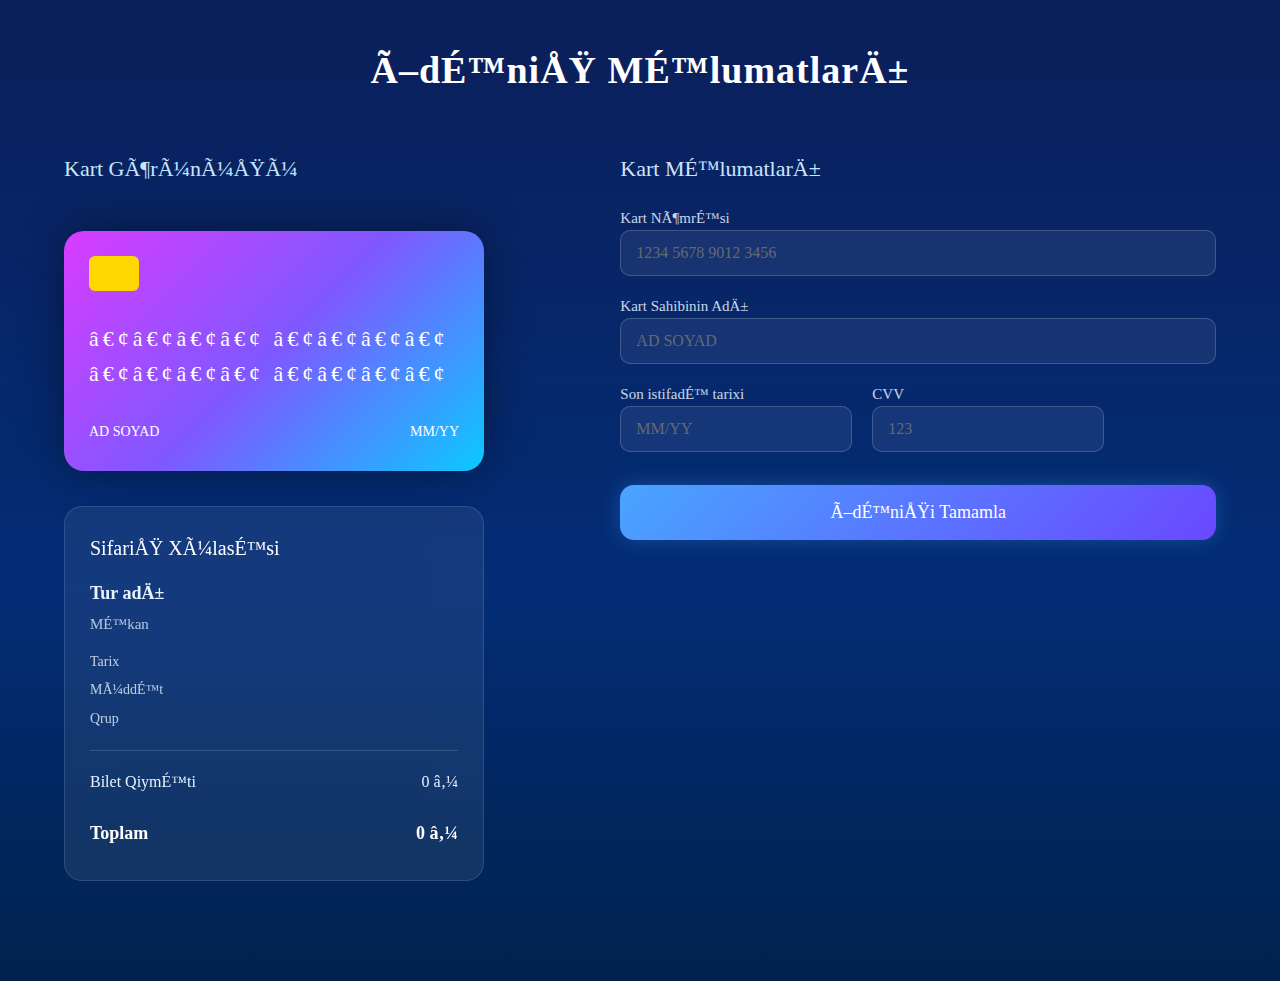
<file: hakaton/HTML/checkout.html>
﻿<!DOCTYPE html>
<html lang="az">
 <head>
  <meta charset="utf-8"/>
  <title>
   Ã–dÉ™niÅŸ
  </title>
  <link href="../global css/reset.css" rel="stylesheet"/>
  <link href="../global css/config.css" rel="stylesheet"/>
  <link href="../global css/global.css" rel="stylesheet"/>
  <link href="../STYLE/checkout.css" rel="stylesheet"/>
  <link href="../STYLE/responsive.css" rel="stylesheet"/>
  <link rel="preconnect" href="https://fonts.googleapis.com">
<link rel="preconnect" href="https://fonts.gstatic.com" crossorigin>
<link href="https://fonts.googleapis.com/css2?family=Inter:wght@300;400;500;600;700;800;900&display=swap" rel="stylesheet">

 </head>
 <body>
 
  <main class="checkout-page">
   <h1 class="checkout-title">
    Ã–dÉ™niÅŸ MÉ™lumatlarÄ±
   </h1>
   <section class="checkout-layout">
  
    <div class="card-preview">
     <h2>
      Kart GÃ¶rÃ¼nÃ¼ÅŸÃ¼
     </h2>
     <div class="credit-card">
      <div class="chip">
      </div>
      <div class="card-number">
       â€¢â€¢â€¢â€¢ â€¢â€¢â€¢â€¢ â€¢â€¢â€¢â€¢ â€¢â€¢â€¢â€¢
      </div>
      <div class="card-footer">
       <span class="card-holder">
        AD SOYAD
       </span>
       <span class="card-expiry">
        MM/YY
       </span>
      </div>
     </div>

     <div class="order-summary">
      <h3>
       SifariÅŸ XÃ¼lasÉ™si
      </h3>
      <div class="order-tour-title">
       Tur adÄ±
      </div>
      <div class="order-tour-location">
       MÉ™kan
      </div>
      <div class="order-tour-meta">
       <span class="order-tour-date">
        Tarix
       </span>
       <span class="order-tour-days">
        MÃ¼ddÉ™t
       </span>
       <span class="order-tour-group">
        Qrup
       </span>
      </div>
      <div class="order-prices">
       <div class="row">
        <span>
         Bilet QiymÉ™ti
        </span>
        <span class="order-price">
         0 â‚¼
        </span>
       </div>
       <div class="row total">
        <span>
         Toplam
        </span>
        <span class="order-total">
         0 â‚¼
        </span>
       </div>
      </div>
     </div>
    </div>

    <div class="card-form">
     <h2>
      Kart MÉ™lumatlarÄ±
     </h2>
     <form>
      <label>
       Kart NÃ¶mrÉ™si
       <input placeholder="1234 5678 9012 3456" type="text"/>
      </label>
      <label>
       Kart Sahibinin AdÄ±
       <input placeholder="AD SOYAD" type="text"/>
      </label>
      <div class="row-2">
       <label>
        Son istifadÉ™ tarixi
        <input placeholder="MM/YY" type="text"/>
       </label>
       <label>
        CVV
        <input placeholder="123" type="password"/>
       </label>
      </div>
      <button class="pay-btn" type="submit">
       Ã–dÉ™niÅŸi Tamamla
      </button>
     </form>
    </div>
   </section>
  </main>
  <script src="../SCRIPT/checkout.js">
  </script>
  <script src="../SCRIPT/lang.js">
  </script>
 </body>
</html>
</file>
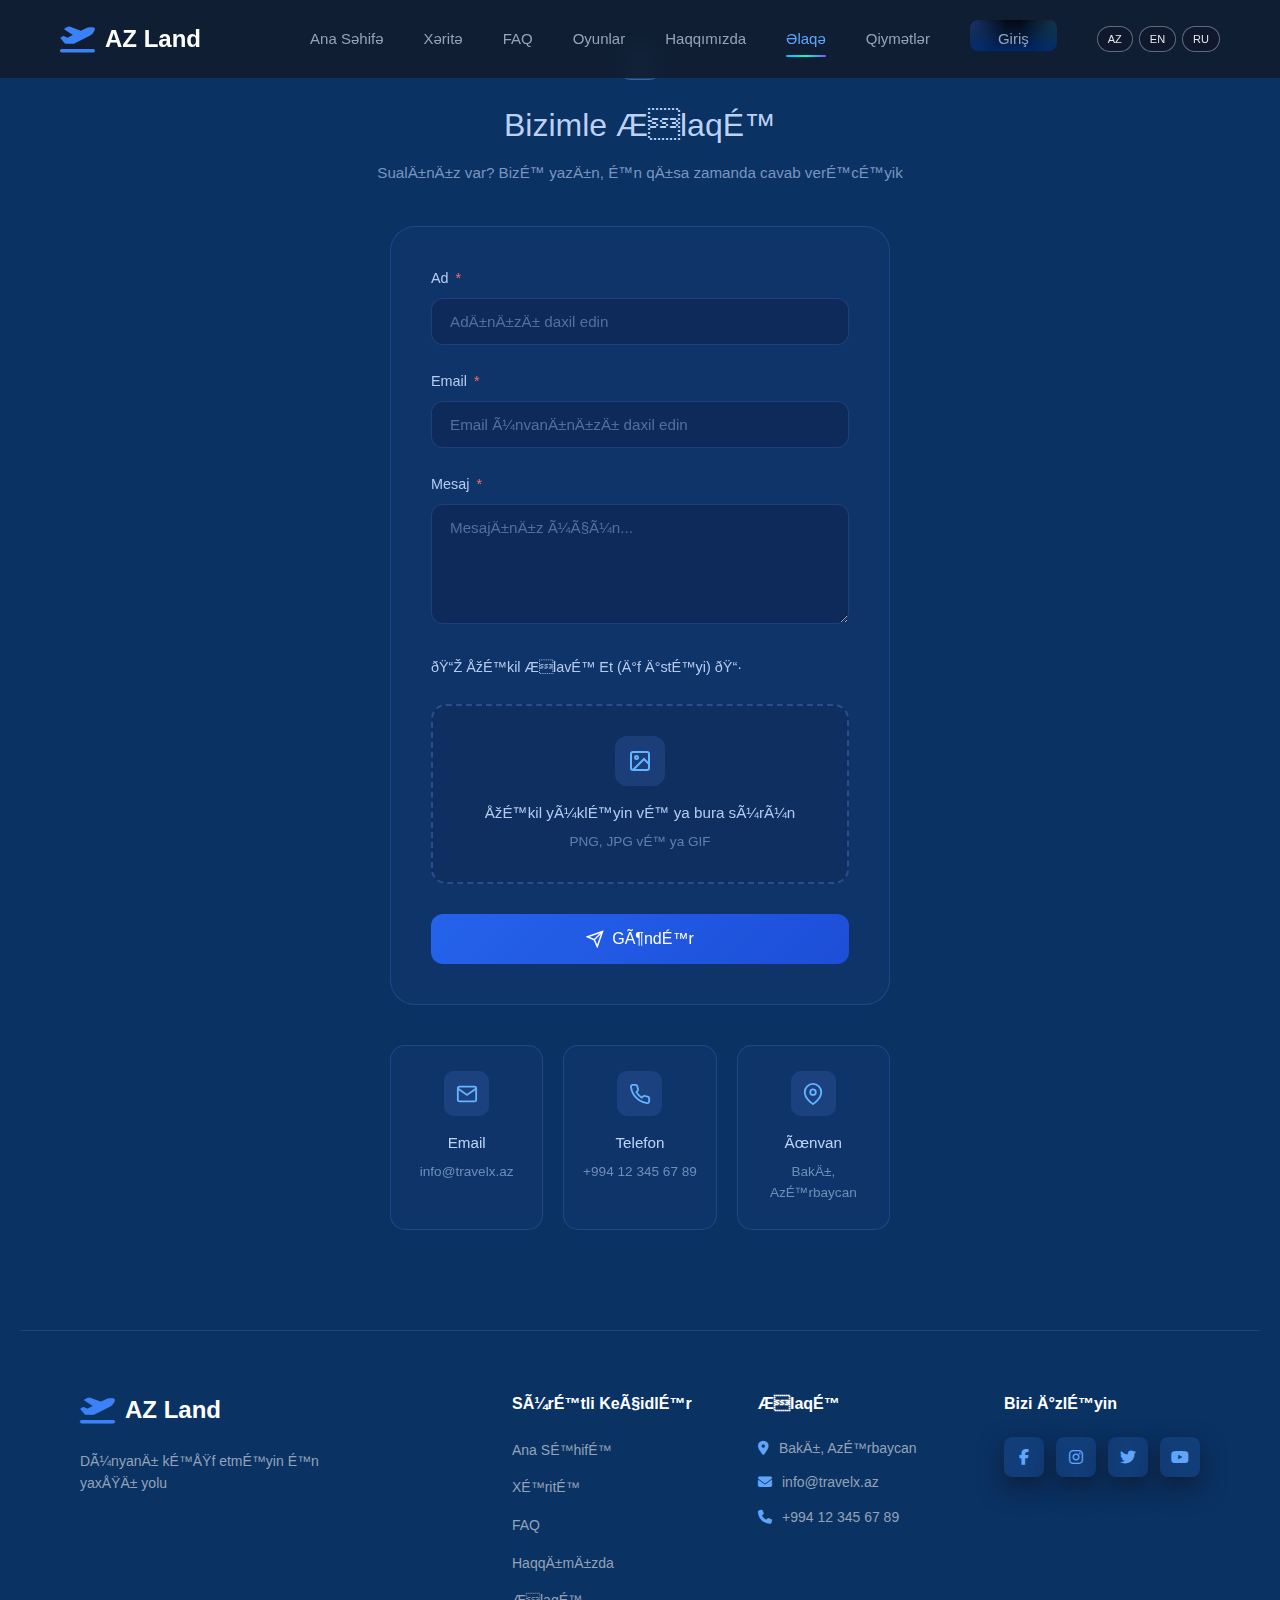
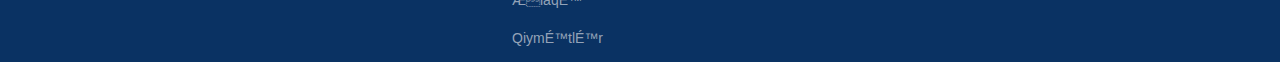
<file: hakaton/HTML/contact.html>
﻿<!DOCTYPE html>
<html lang="en">
  <head>
    <meta charset="utf-8" />
    <meta content="width=device-width, initial-scale=1.0" name="viewport" />
    <title>Document</title>
    <link
      href="https://cdnjs.cloudflare.com/ajax/libs/font-awesome/6.4.0/css/all.min.css"
      rel="stylesheet"
    />
    <link href="../global css/global.css" rel="stylesheet" />
    <link href="../global css/config.css" rel="stylesheet" />
    <link href="../global css/reset.css" rel="stylesheet" />
    <link href="../STYLE/contact.css" rel="stylesheet" />
    <link href="../STYLE/responsive.css" rel="stylesheet" />
    <link rel="preconnect" href="https://fonts.googleapis.com" />
    <link rel="preconnect" href="https://fonts.gstatic.com" crossorigin />
    <link
      href="https://fonts.googleapis.com/css2?family=Inter:wght@300;400;500;600;700;800;900&display=swap"
      rel="stylesheet"
    />
  </head>
  <body>
    <nav>
      <div class="logo">
        <i class="fas fa-plane-departure"> </i>
        <span> AZ Land </span>
      </div>
      <ul class="nav-links">
        <li>
          <a data-i18n="nav_home" href="./index.html"> Ana SÉ™hifÉ™ </a>
        </li>
        <li>
          <a data-i18n="nav_map" href="./map.html"> XÉ™ritÉ™ </a>
        </li>
        <li>
          <a data-i18n="nav_faq" href="./faq.html"> FAQ </a>
        </li>
        <li>
          <a href="./games.html"> Oyunlar </a>
        </li>
        <li>
          <a data-i18n="nav_about" href="./about-us.html"> HaqqÄ±mÄ±zda </a>
        </li>
        <li>
          <a class="active" data-i18n="nav_contact" href="./contact.html">
            ÆlaqÉ™
          </a>
        </li>
        <li>
          <a data-i18n="nav_prices" href="./price.html"> QiymÉ™tlÉ™r </a>
        </li>
        <li>
          <a
            class="btn-login"
            data-i18n="nav_login"
            href="./login.html"
            id="nav-auth-btn"
          >
            GiriÅŸ
          </a>
        </li>
        <li class="lang-switcher">
          <button class="lang-btn" data-lang="az">AZ</button>
          <button class="lang-btn" data-lang="en">EN</button>
          <button class="lang-btn" data-lang="ru">RU</button>
        </li>
      </ul>
    </nav>

    <div class="contact-header">
      <div class="mail-icon-small">
        <svg viewbox="0 0 24 24">
          <path
            d="M4 4h16c1.1 0 2 .9 2 2v12c0 1.1-.9 2-2 2H4c-1.1 0-2-.9-2-2V6c0-1.1.9-2 2-2z"
          ></path>
          <polyline points="22,6 12,13 2,6"></polyline>
        </svg>
      </div>
      <h1>Bizimle ÆlaqÉ™</h1>
      <p class="subtitle">
        SualÄ±nÄ±z var? BizÉ™ yazÄ±n, É™n qÄ±sa zamanda cavab verÉ™cÉ™yik
      </p>
    </div>
    <form class="contact-form" id="contactForm">
      <div class="form-group">
        <label for="name">
          Ad
          <span class="required"> * </span>
        </label>
        <input
          id="name"
          placeholder="AdÄ±nÄ±zÄ± daxil edin"
          required=""
          type="text"
        />
      </div>
      <div class="form-group">
        <label for="email">
          Email
          <span class="required"> * </span>
        </label>
        <input
          id="email"
          placeholder="Email Ã¼nvanÄ±nÄ±zÄ± daxil edin"
          required=""
          type="email"
        />
      </div>
      <div class="form-group">
        <label for="message">
          Mesaj
          <span class="required"> * </span>
        </label>
        <textarea
          id="message"
          placeholder="MesajÄ±nÄ±z Ã¼Ã§Ã¼n..."
          required=""
        ></textarea>
      </div>
      <label style="margin-bottom: 10px">
        ðŸ“Ž ÅžÉ™kil ÆlavÉ™ Et (Ä°f Ä°stÉ™yi) ðŸ“·
      </label>
      <div class="file-upload" id="fileUpload">
        <div class="file-upload-icon">
          <svg viewbox="0 0 24 24">
            <rect height="18" rx="2" ry="2" width="18" x="3" y="3"></rect>
            <circle cx="8.5" cy="8.5" r="1.5"></circle>
            <polyline points="21 15 16 10 5 21"></polyline>
          </svg>
        </div>
        <div class="file-upload-text">
          ÅžÉ™kil yÃ¼klÉ™yin vÉ™ ya bura sÃ¼rÃ¼n
        </div>
        <div class="file-upload-subtext">PNG, JPG vÉ™ ya GIF</div>
        <input accept="image/*" id="fileInput" type="file" />
      </div>
      <button class="submit-btn" type="submit">
        <svg viewbox="0 0 24 24">
          <line x1="22" x2="11" y1="2" y2="13"></line>
          <polygon points="22 2 15 22 11 13 2 9 22 2"></polygon>
        </svg>
        GÃ¶ndÉ™r
      </button>
    </form>
    <div class="info-cards">
      <div class="info-card">
        <div class="info-card-icon">
          <svg viewbox="0 0 24 24">
            <path
              d="M4 4h16c1.1 0 2 .9 2 2v12c0 1.1-.9 2-2 2H4c-1.1 0-2-.9-2-2V6c0-1.1.9-2 2-2z"
            ></path>
            <polyline points="22,6 12,13 2,6"></polyline>
          </svg>
        </div>
        <h3>Email</h3>
        <p>info@travelx.az</p>
      </div>
      <div class="info-card">
        <div class="info-card-icon">
          <svg viewbox="0 0 24 24">
            <path
              d="M22 16.92v3a2 2 0 0 1-2.18 2 19.79 19.79 0 0 1-8.63-3.07 19.5 19.5 0 0 1-6-6 19.79 19.79 0 0 1-3.07-8.67A2 2 0 0 1 4.11 2h3a2 2 0 0 1 2 1.72 12.84 12.84 0 0 0 .7 2.81 2 2 0 0 1-.45 2.11L8.09 9.91a16 16 0 0 0 6 6l1.27-1.27a2 2 0 0 1 2.11-.45 12.84 12.84 0 0 0 2.81.7A2 2 0 0 1 22 16.92z"
            ></path>
          </svg>
        </div>
        <h3>Telefon</h3>
        <p>+994 12 345 67 89</p>
      </div>
      <div class="info-card">
        <div class="info-card-icon">
          <svg viewbox="0 0 24 24">
            <path d="M21 10c0 7-9 13-9 13s-9-6-9-13a9 9 0 0 1 18 0z"></path>
            <circle cx="12" cy="10" r="3"></circle>
          </svg>
        </div>
        <h3>Ãœnvan</h3>
        <p>BakÄ±, AzÉ™rbaycan</p>
      </div>
    </div>
    <div class="promo-banner" id="promoBanner">
      <a href="./discount-page.html">
        <div class="promo-icon">â­</div>
        <div class="promo-text">
          <h3>Premium AI</h3>
          <p>40%-É™ qÉ™dÉ™r endirim ðŸŽ</p>
        </div>
      </a>
    </div>

    <footer>
      <div class="footer-content">
        <div class="footer-brand">
          <div class="logo">
            <i class="fas fa-plane-departure"> </i>
            <span> AZ Land </span>
          </div>
          <p class="footer-description">
            DÃ¼nyanÄ± kÉ™ÅŸf etmÉ™yin É™n yaxÅŸÄ± yolu
          </p>
        </div>
        <div class="footer-column">
          <h4>SÃ¼rÉ™tli KeÃ§idlÉ™r</h4>
          <ul class="footer-links">
            <li>
              <a href="./index.html"> Ana SÉ™hifÉ™ </a>
            </li>
            <li>
              <a href="./map.html"> XÉ™ritÉ™ </a>
            </li>
            <li>
              <a href="./faq.html"> FAQ </a>
            </li>
            <li>
              <a href="./about-us.html"> HaqqÄ±mÄ±zda </a>
            </li>
            <li>
              <a href="./contact.html"> ÆlaqÉ™ </a>
            </li>
            <li>
              <a href="./price.html"> QiymÉ™tlÉ™r </a>
            </li>
          </ul>
        </div>
        <div class="footer-column">
          <h4>ÆlaqÉ™</h4>
          <ul class="footer-contact">
            <li>
              <i class="fas fa-map-marker-alt"> </i>
              BakÄ±, AzÉ™rbaycan
            </li>
            <li>
              <i class="fas fa-envelope"> </i>
              info@travelx.az
            </li>
            <li>
              <i class="fas fa-phone"> </i>
              +994 12 345 67 89
            </li>
          </ul>
        </div>
        <div class="footer-column">
          <h4>Bizi Ä°zlÉ™yin</h4>
          <div class="social-links">
            <a class="social-link" href="#">
              <i class="fab fa-facebook-f"> </i>
            </a>
            <a class="social-link" href="#">
              <i class="fab fa-instagram"> </i>
            </a>
            <a class="social-link" href="#">
              <i class="fab fa-twitter"> </i>
            </a>
            <a class="social-link" href="#">
              <i class="fab fa-youtube"> </i>
            </a>
          </div>
        </div>
      </div>
    </footer>
    <script src="../SCRIPT/ai-chat.js"></script>
    <script src="../SCRIPT/contact.js"></script>
    <script src="../SCRIPT/auth.js"></script>
    <script src="../SCRIPT/lang.js"></script>
  </body>
</html>
</file>
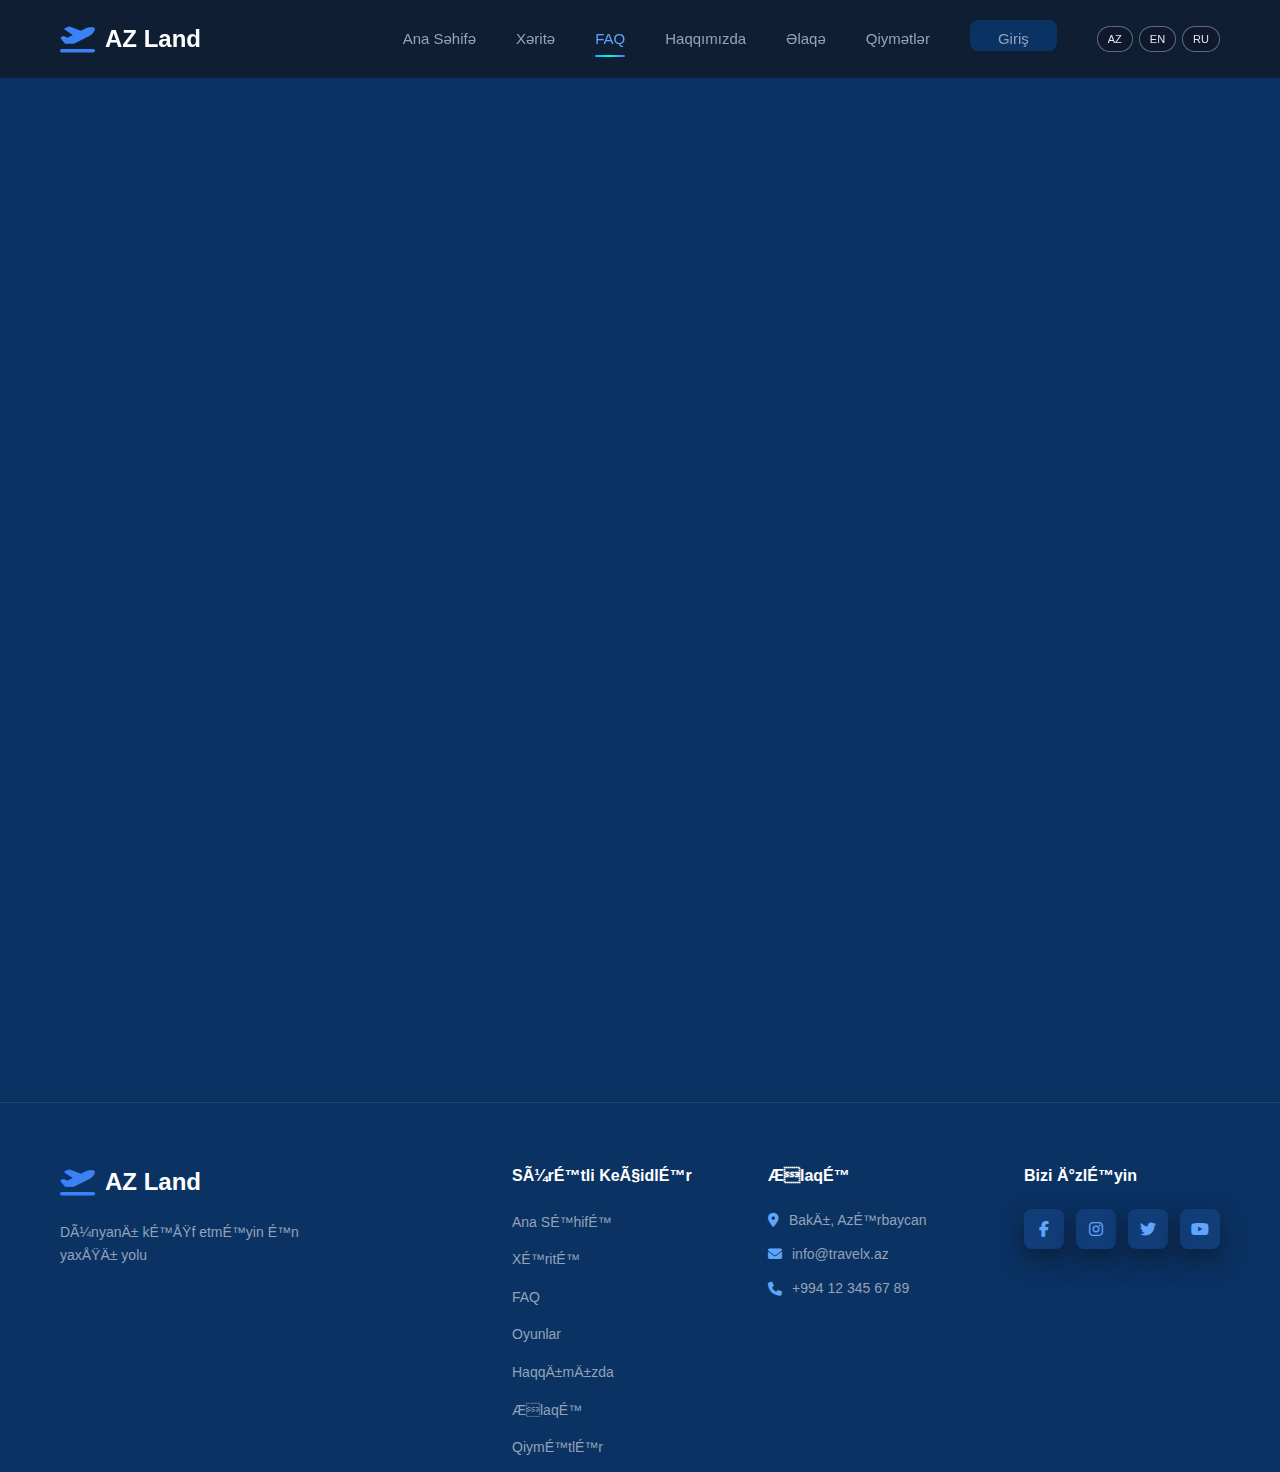
<file: hakaton/HTML/faq.html>
﻿<!DOCTYPE html>
<html lang="az">
  <head>
    <meta charset="utf-8" />
    <meta content="width=device-width, initial-scale=1.0" name="viewport" />
    <title>AZ Land â€“ FAQ</title>
    <link
      href="https://cdnjs.cloudflare.com/ajax/libs/font-awesome/6.4.0/css/all.min.css"
      rel="stylesheet"
    />
    <link href="../global css/global.css" rel="stylesheet" />
    <link href="../global css/config.css" rel="stylesheet" />
    <link href="../global css/reset.css" rel="stylesheet" />
    <link href="../STYLE/fag.css" rel="stylesheet" />
    <link href="../STYLE/responsive.css" rel="stylesheet" />
    <link rel="preconnect" href="https://fonts.googleapis.com">
<link rel="preconnect" href="https://fonts.gstatic.com" crossorigin>
<link href="https://fonts.googleapis.com/css2?family=Inter:wght@300;400;500;600;700;800;900&display=swap" rel="stylesheet">

  </head>
  <body>
    <nav>
      <div class="logo">
        <i class="fas fa-plane-departure"> </i>
        <span> AZ Land </span>
      </div>
      <ul class="nav-links">
        <li>
          <a data-i18n="nav_home" href="./index.html"> Ana SÉ™hifÉ™ </a>
        </li>
        <li>
          <a data-i18n="nav_map" href="./map.html"> XÉ™ritÉ™ </a>
        </li>
        <li>
          <a class="active" data-i18n="nav_faq" href="./faq.html"> FAQ </a>
        </li>
        <li>
          <a data-i18n="nav_about" href="./about-us.html"> HaqqÄ±mÄ±zda </a>
        </li>
        <li>
          <a data-i18n="nav_contact" href="./contact.html"> ÆlaqÉ™ </a>
        </li>
        <li>
          <a data-i18n="nav_prices" href="./price.html"> QiymÉ™tlÉ™r </a>
        </li>
        <li>
          <a class="btn-login" data-i18n="nav_login" href="./login.html">
            GiriÅŸ
          </a>
        </li>
        <li class="lang-switcher">
          <button class="lang-btn" data-lang="az">AZ</button>
          <button class="lang-btn" data-lang="en">EN</button>
          <button class="lang-btn" data-lang="ru">RU</button>
        </li>
      </ul>
    </nav>
    <main class="faq-main">
      <section class="faq-hero">
        <div class="faq-icon-circle">
          <i class="fa-regular fa-circle-question"> </i>
        </div>
        <h1 class="faq-title">Tez-Tez VerilÉ™n Suallar</h1>
        <p class="faq-subtitle">
          DaÄŸ yÃ¼rÃ¼ÅŸlÉ™ri vÉ™ AZ Land turlarÄ± haqqÄ±nda É™n Ã§ox verilÉ™n suallara
          cavablar
        </p>
      </section>

      <section class="faq-list">
        <div class="faq-item">
          <button class="faq-question">
            <span> DaÄŸ yÃ¼rÃ¼ÅŸlÉ™rinÉ™ necÉ™ qoÅŸula bilÉ™rÉ™m? </span>
            <i class="fa-solid fa-plus"> </i>
          </button>
          <div class="faq-answer">
            Platformada qeydiyyatdan keÃ§in, marÅŸrutlar sÉ™hifÉ™sindÉ™n Ã¶zÃ¼nÃ¼zÉ™
            uyÄŸun yÃ¼rÃ¼ÅŸ seÃ§in vÉ™ qrupa yazÄ±lÄ±n. HÉ™r yÃ¼rÃ¼ÅŸ Ã¼Ã§Ã¼n tÉ™fÉ™rrÃ¼atlÄ±
            mÉ™lumat, Ã§É™tinlik sÉ™viyyÉ™si vÉ™ tÉ™lÉ™b olunan avadanlÄ±q gÃ¶stÉ™rilib.
          </div>
        </div>

        <div class="faq-item">
          <button class="faq-question">
            <span> YÃ¼rÃ¼ÅŸÉ™ hansÄ± avadanlÄ±qlar lazÄ±mdÄ±r? </span>
            <i class="fa-solid fa-plus"> </i>
          </button>
          <div class="faq-answer">
            Æsas avadanlÄ±qlar: yÃ¼rÃ¼ÅŸ ayaqqabÄ±larÄ±, bel Ã§antasÄ±, su ÅŸÃ¼ÅŸÉ™si,
            gÃ¼nÉ™ÅŸdÉ™n qoruyucu, yaÄŸmurlug. UzunmÃ¼ddÉ™tli yÃ¼rÃ¼ÅŸlÉ™r Ã¼Ã§Ã¼n Ã§adÄ±r,
            yataq torbasÄ± vÉ™ kulinar lÉ™vazimatlarÄ± lazÄ±m ola bilÉ™r. HÉ™r marÅŸrut
            Ã¼Ã§Ã¼n dÉ™qiq siyahÄ± tÉ™qdim edilir.
          </div>
        </div>

        <div class="faq-item">
          <button class="faq-question">
            <span> YÃ¼rÃ¼ÅŸlÉ™r tÉ™hlÃ¼kÉ™sizdirmi? </span>
            <i class="fa-solid fa-plus"> </i>
          </button>
          <div class="faq-answer">
            BÃ¼tÃ¼n yÃ¼rÃ¼ÅŸlÉ™rimiz sertifikatlÄ± daÄŸ bÉ™lÉ™dÃ§ilÉ™ri tÉ™rÉ™findÉ™n tÉ™ÅŸkil
            olunur. HÉ™r qrupda ilk yardÄ±m dÉ™sti, radio É™laqÉ™ vÉ™ tÉ™hlÃ¼kÉ™sizlik
            avadanlÄ±qlarÄ± olur. Ã‡É™tin marÅŸrutlar Ã¼Ã§Ã¼n É™lavÉ™ tÉ™hlÃ¼kÉ™sizlik
            tÉ™dbirlÉ™ri tÉ™tbiq edilir.
          </div>
        </div>

        <div class="faq-item">
          <button class="faq-question">
            <span> Yeni baÅŸlayanlar Ã¼Ã§Ã¼n yÃ¼rÃ¼ÅŸlÉ™r varmÄ±? </span>
            <i class="fa-solid fa-plus"> </i>
          </button>
          <div class="faq-answer">
            BÉ™li! Ã‡ox "Asan" kateqoriyasÄ±nda marÅŸrutlarÄ±mÄ±z var: QÄ±zÄ±lqaya DaÄŸÄ±,
            Hirkan MeÅŸÉ™ CÄ±ÄŸÄ±rlarÄ±, GÃ¶ygÃ¶l Milli ParkÄ±. Bu marÅŸrutlar xÃ¼susi
            hazÄ±rlÄ±q tÉ™lÉ™b etmir vÉ™ ailÉ™ yÃ¼rÃ¼ÅŸlÉ™ri Ã¼Ã§Ã¼n idealdÄ±r.
          </div>
        </div>

        <div class="faq-item">
          <button class="faq-question">
            <span> YÃ¼rÃ¼ÅŸ qiymÉ™tinÉ™ nÉ™ daxildir? </span>
            <i class="fa-solid fa-plus"> </i>
          </button>
          <div class="faq-answer">
            QiymÉ™tÉ™ professional bÉ™lÉ™dÃ§i xidmÉ™ti, nÉ™qliyyat (toplantÄ±
            nÃ¶qtÉ™sindÉ™n marÅŸrut baÅŸlanÄŸÄ±cÄ±na), qrup avadanlÄ±qlarÄ± (Ã§adÄ±rlar, ilk
            yardÄ±m dÉ™sti) vÉ™ sÄ±ÄŸorta daxildir. YemÉ™k vÉ™ ÅŸÉ™xsi avadanlÄ±qlar
            ayrÄ±ca Ã¶dÉ™nilir.
          </div>
        </div>

        <div class="faq-item">
          <button class="faq-question">
            <span> Hava ÅŸÉ™raiti pislÉ™ÅŸÉ™rsÉ™ nÉ™ olar? </span>
            <i class="fa-solid fa-plus"> </i>
          </button>
          <div class="faq-answer">
            TÉ™hlÃ¼kÉ™sizlik prioritetimizdir. Hava ÅŸÉ™raiti É™lveriÅŸsizdirsÉ™, yÃ¼rÃ¼ÅŸ
            tÉ™xirÉ™ salÄ±nÄ±r vÉ™ ya alternativ marÅŸrut tÉ™klif edilir. LÉ™ÄŸv halÄ±nda
            Ã¶dÉ™niÅŸ tam geri qaytarÄ±lÄ±r vÉ™ ya baÅŸqa tarixÉ™ kÃ¶Ã§Ã¼rÃ¼lÃ¼r.
          </div>
        </div>

        <div class="faq-item">
          <button class="faq-question">
            <span> YaÅŸ mÉ™hdudiyyÉ™ti varmÄ±? </span>
            <i class="fa-solid fa-plus"> </i>
          </button>
          <div class="faq-answer">
            Asan marÅŸrutlar Ã¼Ã§Ã¼n yaÅŸ mÉ™hdudiyyÉ™ti yoxdur (14 yaÅŸadÉ™k uÅŸaqlar
            valideynlÉ™). Orta Ã§É™tinlikdÉ™ 16+, Ã§É™tin marÅŸrutlarda isÉ™ 18+ yaÅŸ
            mÉ™hdudiyyÉ™ti var. Fiziki hazÄ±rlÄ±q sÉ™viyyÉ™si daha vacibdir.
          </div>
        </div>

        <div class="faq-item">
          <button class="faq-question">
            <span> Premium Ã¼zvlÃ¼k nÉ™ verir? </span>
            <i class="fa-solid fa-plus"> </i>
          </button>
          <div class="faq-answer">
            Premium Ã¼zvlÉ™rimiz xÃ¼susi marÅŸrutlara Ã§Ä±xÄ±ÅŸ, qrup Ã¶lÃ§Ã¼sÃ¼ndÉ™ endirim,
            pulsuz avadanlÄ±q icarÉ™si vÉ™ prioritet qeydiyyat É™ldÉ™ edirlÉ™r.
            Premium Plus ilÉ™ ÅŸÉ™xsi bÉ™lÉ™dÃ§i xidmÉ™ti vÉ™ ekskluziv marÅŸrutlar
            É™lÃ§atandÄ±r.
          </div>
        </div>
      </section>
      <section class="faq-cta">
        <h2>Cavab tapa bilmÉ™diniz?</h2>
        <p>BizÉ™ mesaj gÃ¶ndÉ™rin, É™n qÄ±sa zamanda sizÉ™ kÃ¶mÉ™k edÉ™cÉ™yik.</p>
        <a class="faq-cta-btn" href="./contact.html"> BizimlÉ™ ÆlaqÉ™ </a>
      </section>
    </main>

    <div class="promo-banner" id="promoBanner">
      <a href="./discount-page.html">
        <div class="promo-icon">â­</div>
        <div class="promo-text">
          <h3>Premium AI</h3>
          <p>40%-É™ qÉ™dÉ™r endirim ðŸŽ</p>
        </div>
      </a>
    </div>

    <footer>
      <div class="footer-content">
        <div class="footer-brand">
          <div class="logo">
            <i class="fas fa-plane-departure"> </i>
            <span> AZ Land </span>
          </div>
          <p class="footer-description">DÃ¼nyanÄ± kÉ™ÅŸf etmÉ™yin É™n yaxÅŸÄ± yolu</p>
        </div>
        <div class="footer-column">
          <h4>SÃ¼rÉ™tli KeÃ§idlÉ™r</h4>
          <ul class="footer-links">
            <li>
              <a href="./index.html"> Ana SÉ™hifÉ™ </a>
            </li>
            <li>
              <a href="./map.html"> XÉ™ritÉ™ </a>
            </li>
            <li>
              <a href="./faq.html"> FAQ </a>
            </li>
            <li>
              <a href="./games.html"> Oyunlar </a>
            </li>
            <li>
              <a href="./about-us.html"> HaqqÄ±mÄ±zda </a>
            </li>
            <li>
              <a href="./contact.html"> ÆlaqÉ™ </a>
            </li>
            <li>
              <a href="./price.html"> QiymÉ™tlÉ™r </a>
            </li>
          </ul>
        </div>
        <div class="footer-column">
          <h4>ÆlaqÉ™</h4>
          <ul class="footer-contact">
            <li>
              <i class="fas fa-map-marker-alt"> </i>
              BakÄ±, AzÉ™rbaycan
            </li>
            <li>
              <i class="fas fa-envelope"> </i>
              info@travelx.az
            </li>
            <li>
              <i class="fas fa-phone"> </i>
              +994 12 345 67 89
            </li>
          </ul>
        </div>
        <div class="footer-column">
          <h4>Bizi Ä°zlÉ™yin</h4>
          <div class="social-links">
            <a class="social-link" href="#">
              <i class="fab fa-facebook-f"> </i>
            </a>
            <a class="social-link" href="#">
              <i class="fab fa-instagram"> </i>
            </a>
            <a class="social-link" href="#">
              <i class="fab fa-twitter"> </i>
            </a>
            <a class="social-link" href="#">
              <i class="fab fa-youtube"> </i>
            </a>
          </div>
        </div>
      </div>
    </footer>
    <script src="../SCRIPT/ai-chat.js"></script>
    <script src="../SCRIPT/fag.js"></script>
    <script src="../SCRIPT/auth.js"></script>
    <script src="../SCRIPT/lang.js"></script>
  </body>
</html>
</file>
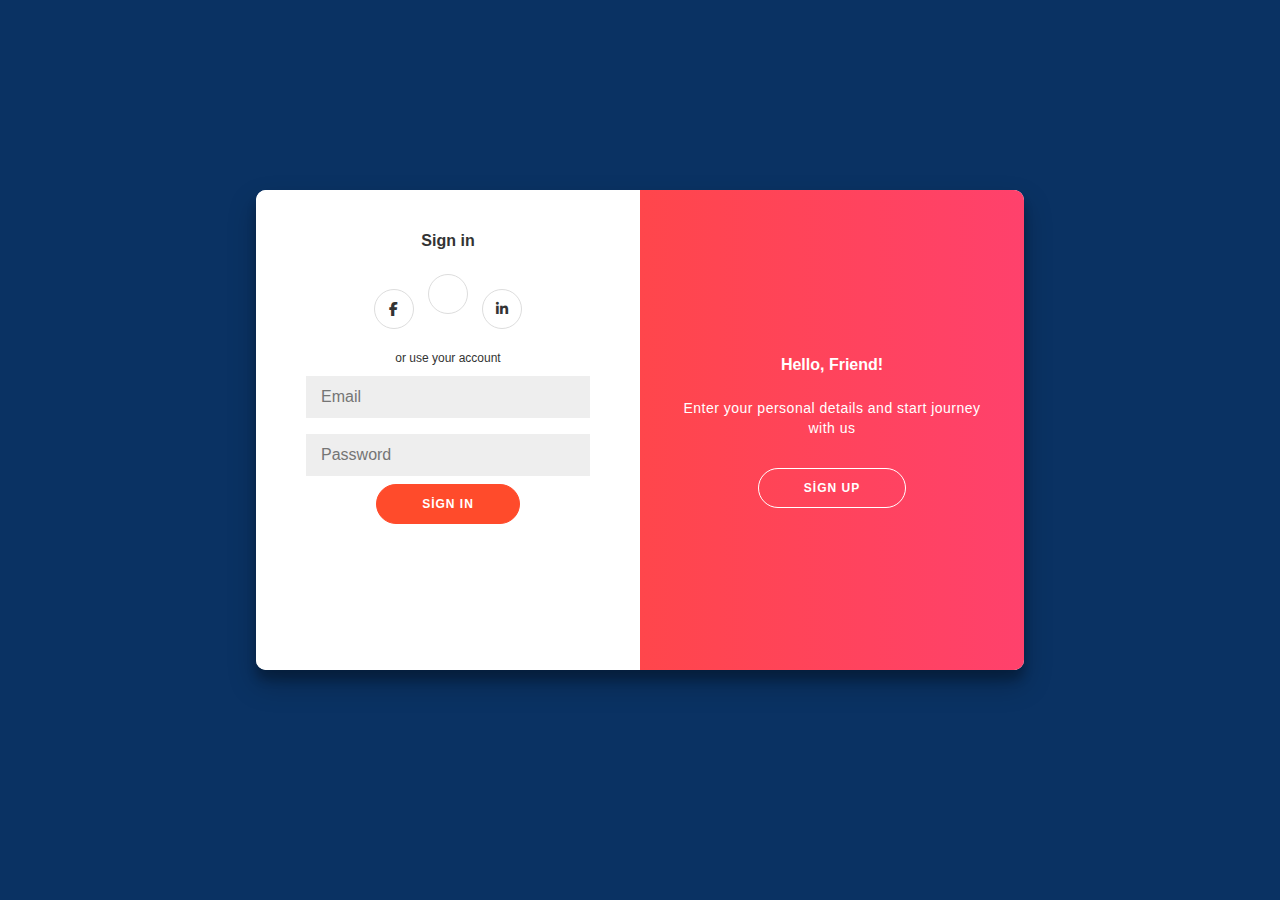
<file: hakaton/HTML/login.html>
﻿<!DOCTYPE html>
<html lang="en">
 <head>
  <meta charset="utf-8"/>
  <meta content="width=device-width, initial-scale=1.0" name="viewport"/>
  <title>
   Document
  </title>
  <link href="https://cdnjs.cloudflare.com/ajax/libs/font-awesome/6.4.0/css/all.min.css" rel="stylesheet"/>
  <link href="../global css/global.css" rel="stylesheet"/>
  <link href="../global css/config.css" rel="stylesheet"/>
  <link href="../global css/reset.css" rel="stylesheet"/>
  <link href="../STYLE/login.css" rel="stylesheet"/>
  <link href="../STYLE/responsive.css" rel="stylesheet"/>
  <link rel="preconnect" href="https://fonts.googleapis.com">
<link rel="preconnect" href="https://fonts.gstatic.com" crossorigin>
<link href="https://fonts.googleapis.com/css2?family=Inter:wght@300;400;500;600;700;800;900&display=swap" rel="stylesheet">

 </head>
 <body>
  <div class="container" id="container">

   <div class="form-container sign-up-container">
    <form id="registerForm">
     <h1>
      Create Account
     </h1>
     <div class="social-container">
      <a class="social" href="#">
       <i class="fab fa-facebook-f">
       </i>
      </a>
      <a class="social" href="#">
       <i class="fab fa-google-plus-g">
       </i>
      </a>
      <a class="social" href="#">
       <i class="fab fa-linkedin-in">
       </i>
      </a>
     </div>
     <span>
      or use your email for registration
     </span>
     
     <input id="fullName" placeholder="Name" type="text"/>
     <input id="regEmail" placeholder="Email" type="email"/>
     <input id="regPassword" placeholder="Password" type="password"/>
     <button type="submit">
      Sign Up
     </button>
     <p class="error-msg" id="registerError">
     </p>
     <p class="success-msg" id="registerSuccess">
     </p>
    </form>
   </div>

   <div class="form-container sign-in-container">
    <form id="loginForm">
     <h1>
      Sign in
     </h1>
     <div class="social-container">
      <a class="social" href="#">
       <i class="fab fa-facebook-f">
       </i>
      </a>
      <a class="social" href="#">
      </a>
      <a class="social" href="#">
       <i class="fab fa-linkedin-in">
       </i>
      </a>
     </div>
     <span>
      or use your account
     </span>
   
     <input id="loginEmail" placeholder="Email" type="email"/>
     <input id="loginPassword" placeholder="Password" type="password"/>
     <button type="submit">
      Sign In
     </button>
     <p class="error-msg" id="loginError">
     </p>
     <p class="success-msg" id="loginSuccess">
     </p>
    </form>
   </div>
   <div class="overlay-container">
    <div class="overlay">
     <div class="overlay-panel overlay-left">
      <h1>
       Welcome Back!
      </h1>
      <p>
       To keep connected with us please login with your personal info
      </p>
      <button class="ghost" id="signIn">
       Sign In
      </button>
     </div>
     <div class="overlay-panel overlay-right">
      <h1>
       Hello, Friend!
      </h1>
      <p>
       Enter your personal details and start journey with us
      </p>
      <button class="ghost" id="signUp">
       Sign Up
      </button>
     </div>
    </div>
   </div>
  </div>
 
  <script src="../SCRIPT/auth.js">
  </script>
  <script src="../SCRIPT/login.js">
  </script>
  <script src="../SCRIPT/ai-chat.js">
  </script>
  <script src="../SCRIPT/lang.js">
  </script>
 </body>
</html>
</file>
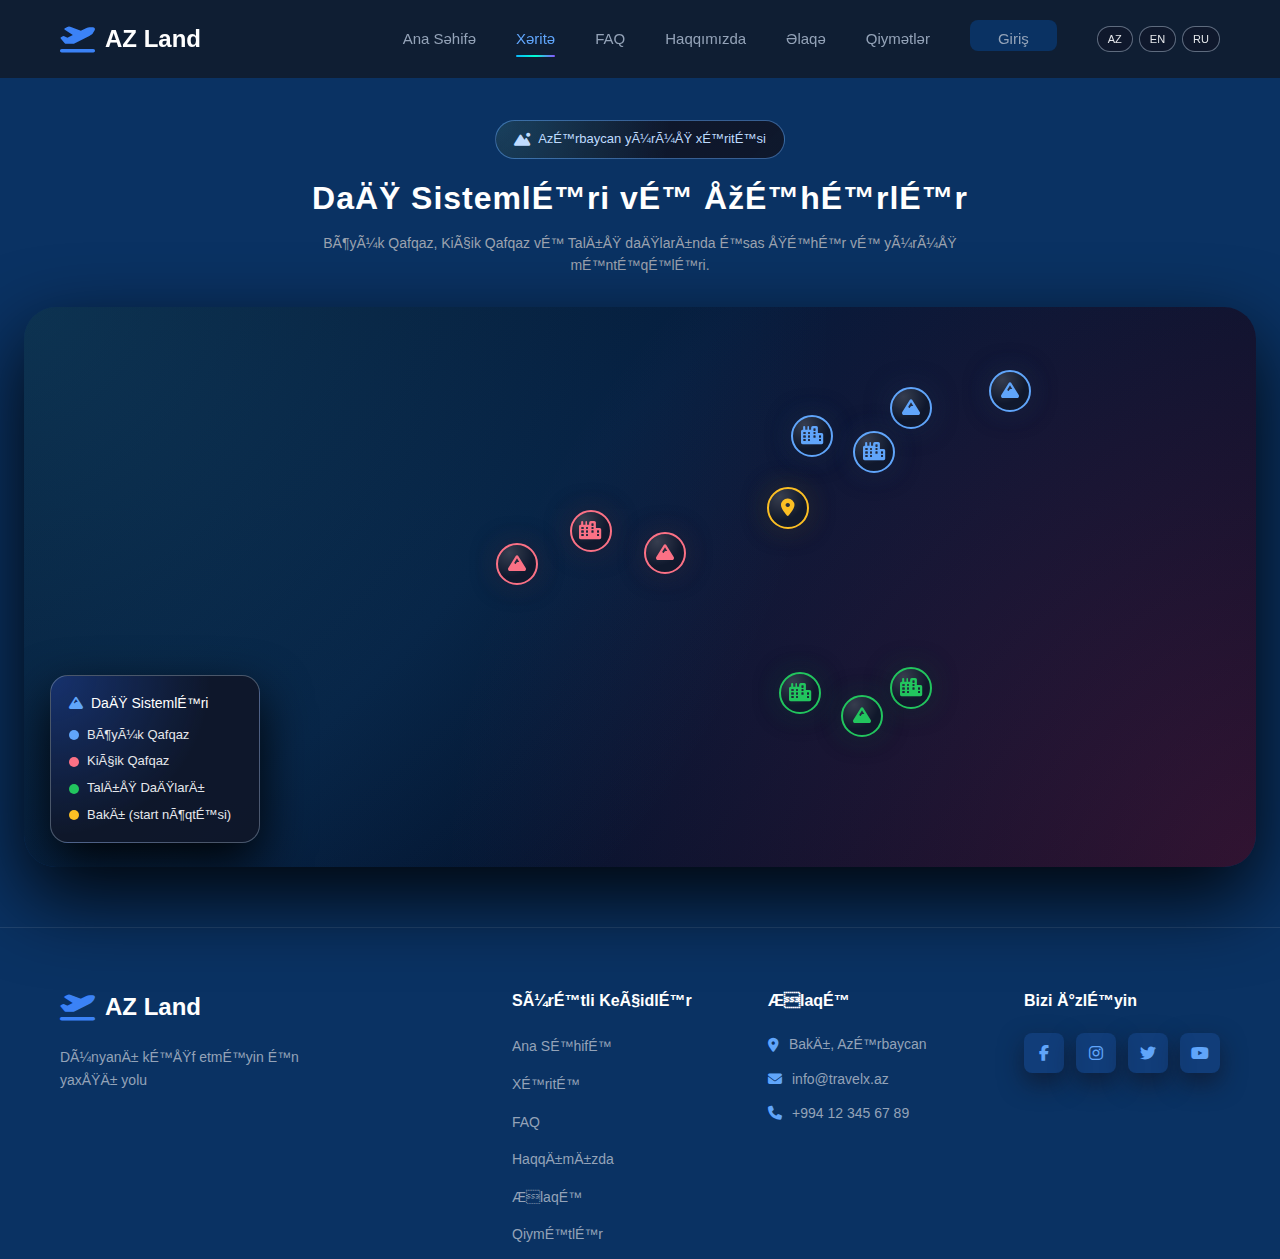
<file: hakaton/HTML/map.html>
﻿<!DOCTYPE html>
<html lang="az">
  <head>
    <meta charset="utf-8" />
    <meta content="width=device-width, initial-scale=1.0" name="viewport" />
    <title>Ä°nteraktiv DÃ¼nya XÉ™ritÉ™si</title>
    <link
      href="https://cdnjs.cloudflare.com/ajax/libs/font-awesome/6.4.0/css/all.min.css"
      rel="stylesheet"
    />
    <link href="../global css/global.css" rel="stylesheet" />
    <link href="../global css/config.css" rel="stylesheet" />
    <link href="../global css/reset.css" rel="stylesheet" />
    <link href="../STYLE/map.css" rel="stylesheet" />
    <link href="../STYLE/responsive.css" rel="stylesheet" />
    <link rel="preconnect" href="https://fonts.googleapis.com">
<link rel="preconnect" href="https://fonts.gstatic.com" crossorigin>
<link href="https://fonts.googleapis.com/css2?family=Inter:wght@300;400;500;600;700;800;900&display=swap" rel="stylesheet">

  </head>
  <body>
    <nav>
      <div class="logo">
        <i class="fas fa-plane-departure"> </i>
        <span> AZ Land </span>
      </div>
      <ul class="nav-links">
        <li>
          <a data-i18n="nav_home" href="./index.html"> Ana SÉ™hifÉ™ </a>
        </li>
        <li>
          <a class="active" data-i18n="nav_map" href="./map.html"> XÉ™ritÉ™ </a>
        </li>
        <li>
          <a data-i18n="nav_faq" href="./faq.html"> FAQ </a>
        </li>
        <li>
          <a data-i18n="nav_about" href="./about-us.html"> HaqqÄ±mÄ±zda </a>
        </li>
        <li>
          <a data-i18n="nav_contact" href="./contact.html"> ÆlaqÉ™ </a>
        </li>
        <li>
          <a data-i18n="nav_prices" href="./price.html"> QiymÉ™tlÉ™r </a>
        </li>
        <li>
          <a class="btn-login" data-i18n="nav_login" href="./login.html">
            GiriÅŸ
          </a>
        </li>
        <li class="lang-switcher">
          <button class="lang-btn" data-lang="az">AZ</button>
          <button class="lang-btn" data-lang="en">EN</button>
          <button class="lang-btn" data-lang="ru">RU</button>
        </li>
      </ul>
    </nav>
    <div class="promo-banner" id="promoBanner">
      <a href="./discount-page.html">
        <div class="promo-icon">â­</div>
        <div class="promo-text">
          <h3>Premium AI</h3>
          <p>40%-É™ qÉ™dÉ™r endirim ðŸŽ</p>
        </div>
      </a>
    </div>

    <main class="map-main">
      <section class="map-hero">
        <div class="map-hero-badge">
          <i class="fa-solid fa-mountain-sun"> </i>
          <span> AzÉ™rbaycan yÃ¼rÃ¼ÅŸ xÉ™ritÉ™si </span>
        </div>
        <h1 class="map-title">DaÄŸ SistemlÉ™ri vÉ™ ÅžÉ™hÉ™rlÉ™r</h1>
        <p class="map-subtitle">
          BÃ¶yÃ¼k Qafqaz, KiÃ§ik Qafqaz vÉ™ TalÄ±ÅŸ daÄŸlarÄ±nda É™sas ÅŸÉ™hÉ™r vÉ™ yÃ¼rÃ¼ÅŸ
          mÉ™ntÉ™qÉ™lÉ™ri.
        </p>
      </section>

      <section class="map-section">
        <div class="map-container">
          <button
            class="map-pin pin-big"
            data-label="Quba â€¢ BÃ¶yÃ¼k Qafqaz"
            style="--x: 72%; --y: 18%"
          >
            <span class="map-pin-inner">
              <i class="fa-solid fa-mountain"> </i>
            </span>
            <span class="map-pin-tooltip"> Quba â€¢ BÃ¶yÃ¼k Qafqaz </span>
          </button>
          <button
            class="map-pin pin-big"
            data-label="Qusar â€¢ ÅžahdaÄŸ"
            style="--x: 80%; --y: 15%"
          >
            <span class="map-pin-inner">
              <i class="fa-solid fa-mountain"> </i>
            </span>
            <span class="map-pin-tooltip"> Qusar â€¢ ÅžahdaÄŸ </span>
          </button>
          <button
            class="map-pin pin-big"
            data-label="ÅžÉ™ki"
            style="--x: 64%; --y: 23%"
          >
            <span class="map-pin-inner">
              <i class="fa-solid fa-city"> </i>
            </span>
            <span class="map-pin-tooltip"> ÅžÉ™ki â€¢ BÃ¶yÃ¼k Qafqaz </span>
          </button>
          <button
            class="map-pin pin-big"
            data-label="QÉ™bÉ™lÉ™"
            style="--x: 69%; --y: 26%"
          >
            <span class="map-pin-inner">
              <i class="fa-solid fa-city"> </i>
            </span>
            <span class="map-pin-tooltip"> QÉ™bÉ™lÉ™ â€¢ YÃ¼rÃ¼ÅŸ zonasÄ± </span>
          </button>

          <button
            class="map-pin pin-small"
            data-label="GÉ™ncÉ™"
            style="--x: 46%; --y: 40%"
          >
            <span class="map-pin-inner">
              <i class="fa-solid fa-city"> </i>
            </span>
            <span class="map-pin-tooltip"> GÉ™ncÉ™ â€¢ KiÃ§ik Qafqaz </span>
          </button>
          <button
            class="map-pin pin-small"
            data-label="Naftalan"
            style="--x: 40%; --y: 46%"
          >
            <span class="map-pin-inner">
              <i class="fa-solid fa-mountain"> </i>
            </span>
            <span class="map-pin-tooltip"> Naftalan </span>
          </button>
          <button
            class="map-pin pin-small"
            data-label="DaÅŸkÉ™sÉ™n"
            style="--x: 52%; --y: 44%"
          >
            <span class="map-pin-inner">
              <i class="fa-solid fa-mountain"> </i>
            </span>
            <span class="map-pin-tooltip"> DaÅŸkÉ™sÉ™n â€¢ yÃ¼rÃ¼ÅŸ marÅŸrutlarÄ± </span>
          </button>

          <button
            class="map-pin pin-talish"
            data-label="LÉ™nkÉ™ran"
            style="--x: 72%; --y: 68%"
          >
            <span class="map-pin-inner">
              <i class="fa-solid fa-city"> </i>
            </span>
            <span class="map-pin-tooltip"> LÉ™nkÉ™ran â€¢ TalÄ±ÅŸ DaÄŸlarÄ± </span>
          </button>
          <button
            class="map-pin pin-talish"
            data-label="Lerik"
            style="--x: 68%; --y: 73%"
          >
            <span class="map-pin-inner">
              <i class="fa-solid fa-mountain"> </i>
            </span>
            <span class="map-pin-tooltip"> Lerik â€¢ uzunÃ¶mÃ¼rlÃ¼lÉ™r diyarÄ± </span>
          </button>
          <button
            class="map-pin pin-talish"
            data-label="Astara"
            style="--x: 63%; --y: 69%"
          >
            <span class="map-pin-inner">
              <i class="fa-solid fa-city"> </i>
            </span>
            <span class="map-pin-tooltip"> Astara â€¢ XÉ™zÉ™r sahili </span>
          </button>

          <button
            class="map-pin pin-baku"
            data-label="BakÄ±"
            style="--x: 62%; --y: 36%"
          >
            <span class="map-pin-inner">
              <i class="fa-solid fa-location-dot"> </i>
            </span>
            <span class="map-pin-tooltip"> BakÄ± â€¢ start nÃ¶qtÉ™si </span>
          </button>

          <div class="map-legend">
            <div class="legend-header">
              <i class="fa-solid fa-mountain"> </i>
              <span> DaÄŸ SistemlÉ™ri </span>
            </div>
            <ul class="legend-list">
              <li>
                <span class="legend-dot legend-big"> </span>
                <span> BÃ¶yÃ¼k Qafqaz </span>
              </li>
              <li>
                <span class="legend-dot legend-small"> </span>
                <span> KiÃ§ik Qafqaz </span>
              </li>
              <li>
                <span class="legend-dot legend-talish"> </span>
                <span> TalÄ±ÅŸ DaÄŸlarÄ± </span>
              </li>
              <li>
                <span class="legend-dot legend-baku"> </span>
                <span> BakÄ± (start nÃ¶qtÉ™si) </span>
              </li>
            </ul>
          </div>
        </div>
      </section>
    </main>

    <footer>
      <div class="footer-content">
        <div class="footer-brand">
          <div class="logo">
            <i class="fas fa-plane-departure"> </i>
            <span> AZ Land </span>
          </div>
          <p class="footer-description">DÃ¼nyanÄ± kÉ™ÅŸf etmÉ™yin É™n yaxÅŸÄ± yolu</p>
        </div>
        <div class="footer-column">
          <h4>SÃ¼rÉ™tli KeÃ§idlÉ™r</h4>
          <ul class="footer-links">
            <li>
              <a href="./index.html"> Ana SÉ™hifÉ™ </a>
            </li>
            <li>
              <a href="./map.html"> XÉ™ritÉ™ </a>
            </li>
            <li>
              <a href="./faq.html"> FAQ </a>
            </li>
            <li>
              <a href="./about-us.html"> HaqqÄ±mÄ±zda </a>
            </li>
            <li>
              <a href="./contact.html"> ÆlaqÉ™ </a>
            </li>
            <li>
              <a href="./price.html"> QiymÉ™tlÉ™r </a>
            </li>
          </ul>
        </div>
        <div class="footer-column">
          <h4>ÆlaqÉ™</h4>
          <ul class="footer-contact">
            <li>
              <i class="fas fa-map-marker-alt"> </i>
              BakÄ±, AzÉ™rbaycan
            </li>
            <li>
              <i class="fas fa-envelope"> </i>
              info@travelx.az
            </li>
            <li>
              <i class="fas fa-phone"> </i>
              +994 12 345 67 89
            </li>
          </ul>
        </div>
        <div class="footer-column">
          <h4>Bizi Ä°zlÉ™yin</h4>
          <div class="social-links">
            <a class="social-link" href="#">
              <i class="fab fa-facebook-f"> </i>
            </a>
            <a class="social-link" href="#">
              <i class="fab fa-instagram"> </i>
            </a>
            <a class="social-link" href="#">
              <i class="fab fa-twitter"> </i>
            </a>
            <a class="social-link" href="#">
              <i class="fab fa-youtube"> </i>
            </a>
          </div>
        </div>
      </div>
    </footer>
    <script src="../SCRIPT/map.js"></script>
    <script src="../SCRIPT/ai-chat.js"></script>
    <script src="../SCRIPT/auth.js"></script>
    <script src="../SCRIPT/lang.js"></script>
  </body>
</html>
</file>
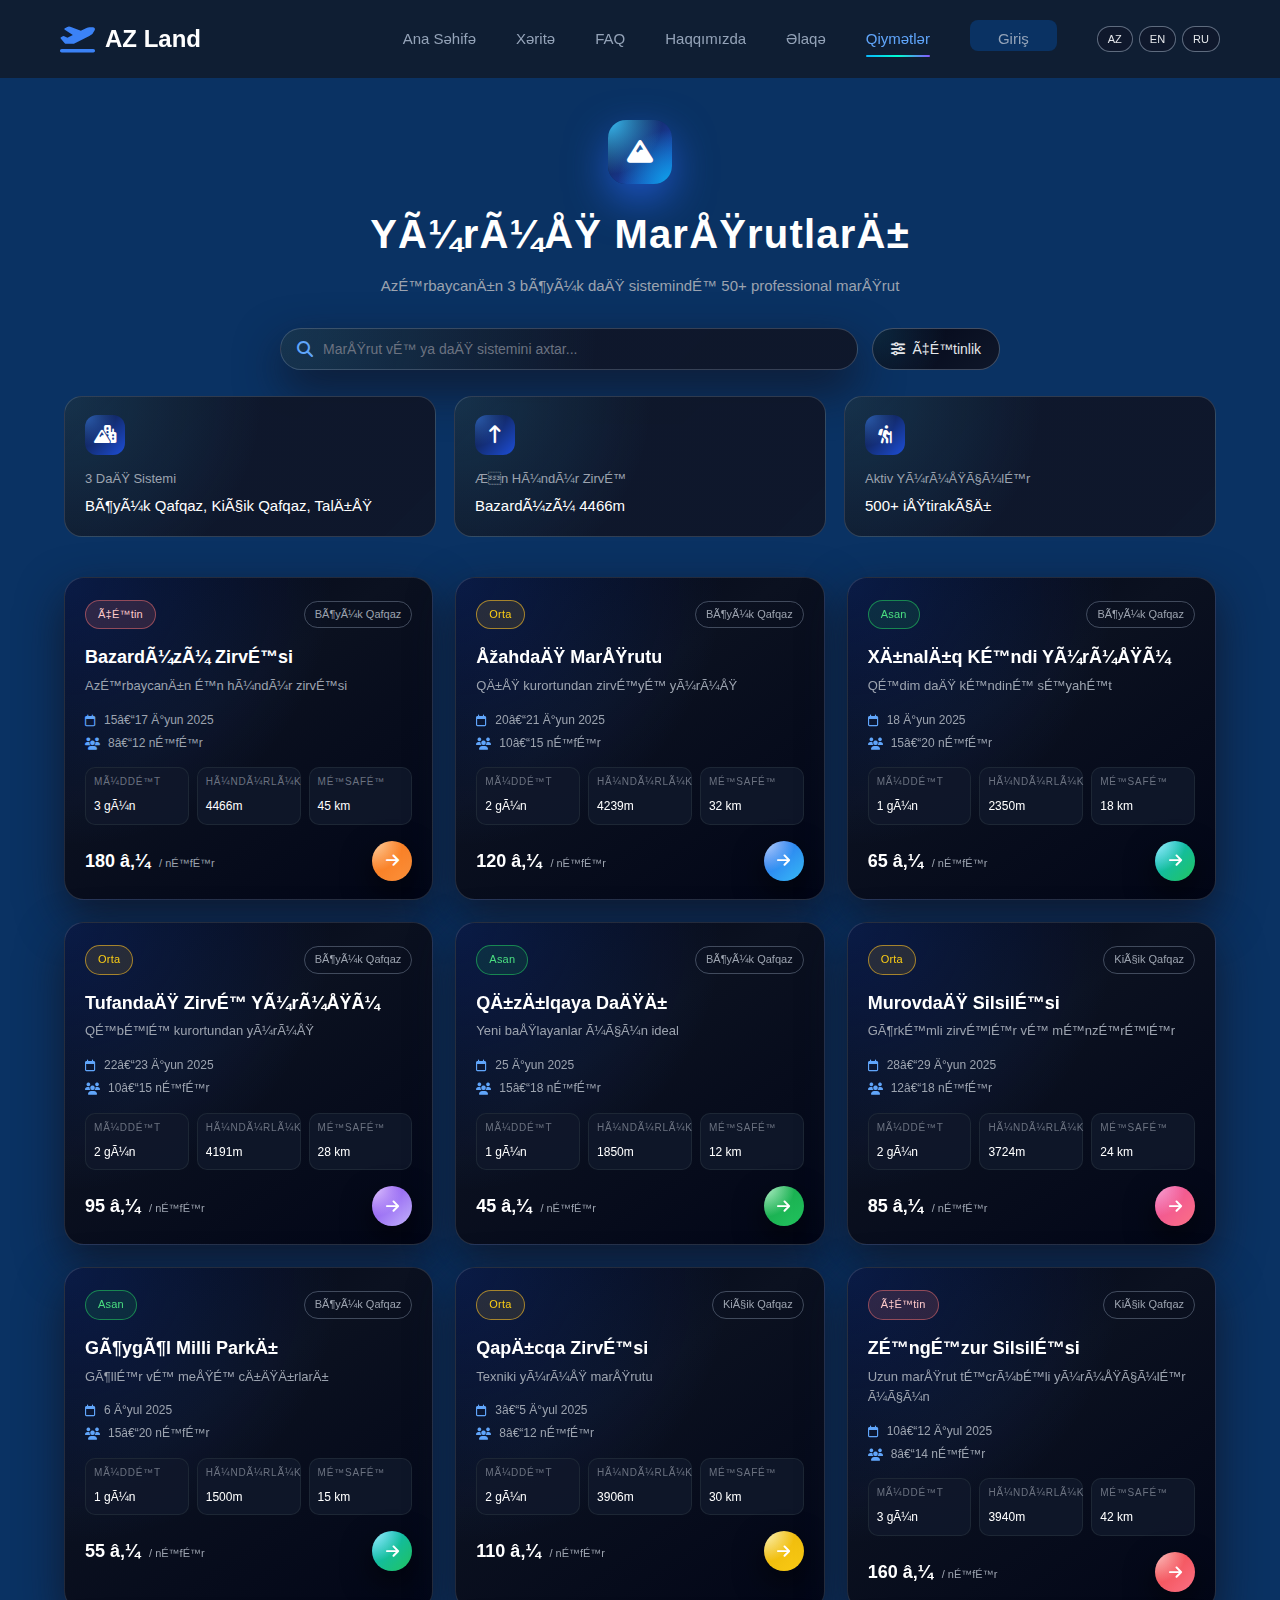
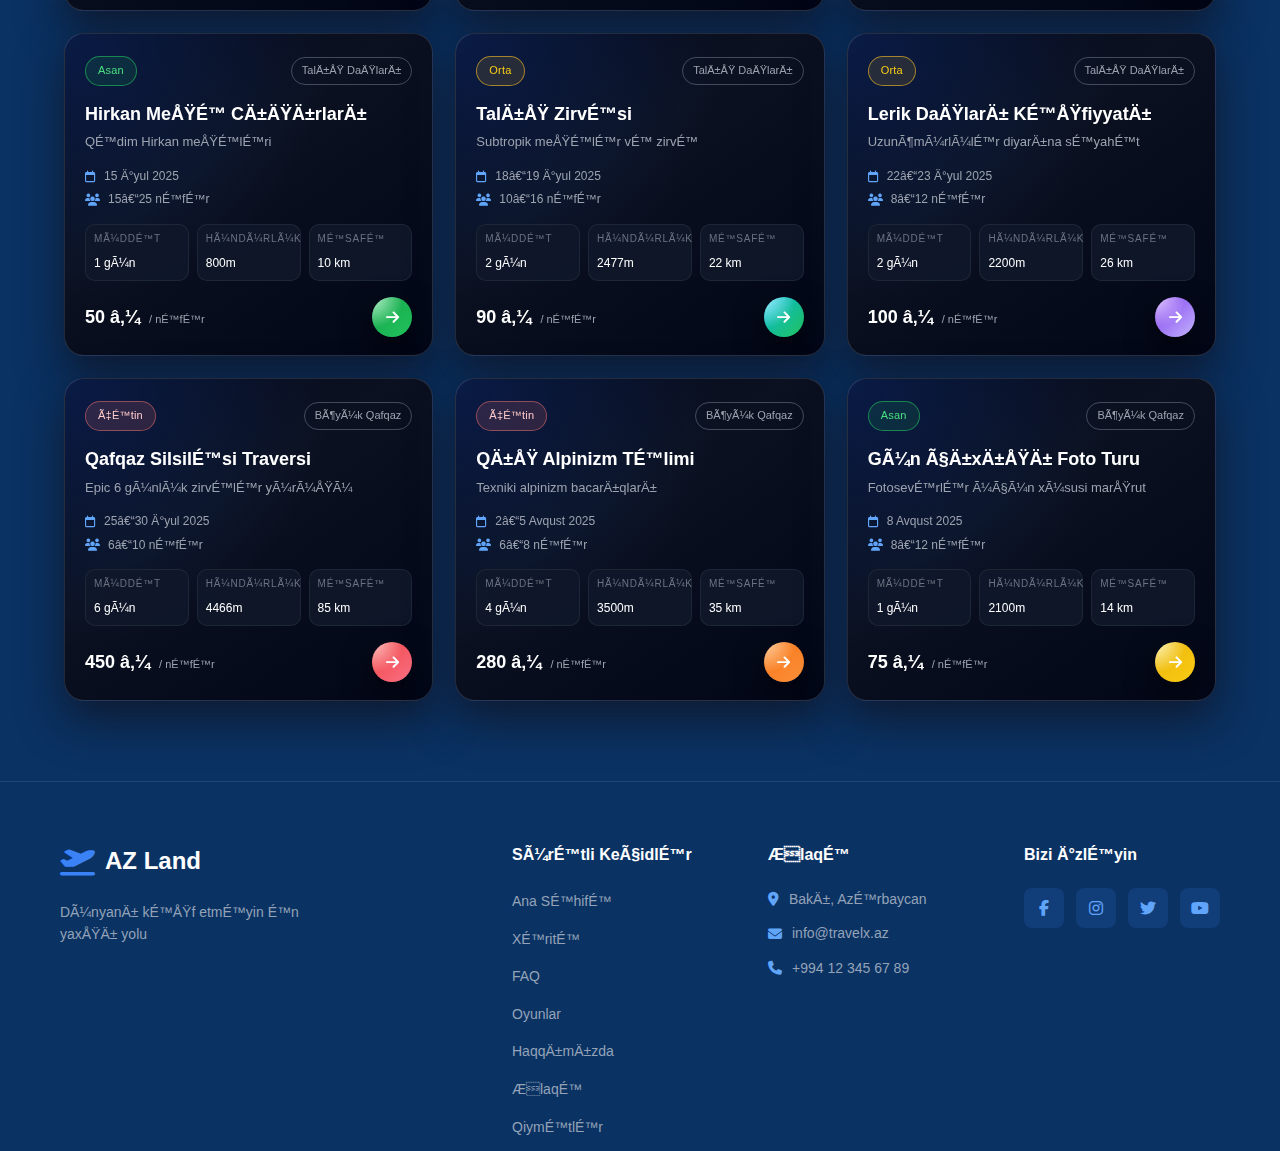
<file: hakaton/HTML/price.html>
﻿<!DOCTYPE html>
<html lang="az">
  <head>
    <meta charset="utf-8" />
    <meta content="width=device-width, initial-scale=1.0" name="viewport" />
    <title>AZ Land â€“ YÃ¼rÃ¼ÅŸ MarÅŸrutlarÄ±</title>
    <link
      href="https://cdnjs.cloudflare.com/ajax/libs/font-awesome/6.4.0/css/all.min.css"
      rel="stylesheet"
    />
    <link href="../global css/global.css" rel="stylesheet" />
    <link href="../global css/config.css" rel="stylesheet" />
    <link href="../global css/reset.css" rel="stylesheet" />
    <link href="../STYLE/price.css" rel="stylesheet" />
    <link href="../STYLE/responsive.css" rel="stylesheet" />
    <link rel="preconnect" href="https://fonts.googleapis.com">
<link rel="preconnect" href="https://fonts.gstatic.com" crossorigin>
<link href="https://fonts.googleapis.com/css2?family=Inter:wght@300;400;500;600;700;800;900&display=swap" rel="stylesheet">

  </head>
  <body>
    <nav>
      <div class="logo">
        <i class="fas fa-plane-departure"> </i>
        <span> AZ Land </span>
      </div>
      <ul class="nav-links">
        <li>
          <a data-i18n="nav_home" href="./index.html"> Ana SÉ™hifÉ™ </a>
        </li>
        <li>
          <a data-i18n="nav_map" href="./map.html"> XÉ™ritÉ™ </a>
        </li>
        <li>
          <a data-i18n="nav_faq" href="./faq.html"> FAQ </a>
        </li>
        <li>
          <a data-i18n="nav_about" href="./about-us.html"> HaqqÄ±mÄ±zda </a>
        </li>
        <li>
          <a data-i18n="nav_contact" href="./contact.html"> ÆlaqÉ™ </a>
        </li>
        <li>
          <a class="active" data-i18n="nav_prices" href="./price.html">
            QiymÉ™tlÉ™r
          </a>
        </li>
        <li>
          <a class="btn-login" data-i18n="nav_login" href="./login.html">
            GiriÅŸ
          </a>
        </li>
        <li class="lang-switcher">
          <button class="lang-btn" data-lang="az">AZ</button>
          <button class="lang-btn" data-lang="en">EN</button>
          <button class="lang-btn" data-lang="ru">RU</button>
        </li>
      </ul>
    </nav>
    <main class="routes-main">
      
      <section class="routes-hero">
        <div class="routes-hero-icon">
          <i class="fa-solid fa-mountain"> </i>
        </div>
        <h1 class="routes-title">YÃ¼rÃ¼ÅŸ MarÅŸrutlarÄ±</h1>
        <p class="routes-subtitle">
          AzÉ™rbaycanÄ±n 3 bÃ¶yÃ¼k daÄŸ sistemindÉ™ 50+ professional marÅŸrut
        </p>
        <div class="routes-search-row">
          <div class="routes-search">
            <i class="fa-solid fa-magnifying-glass"> </i>
            <input
              placeholder="MarÅŸrut vÉ™ ya daÄŸ sistemini axtar..."
              type="text"
            />
          </div>
          <button class="routes-filter-btn">
            <i class="fa-solid fa-sliders"> </i>
            Ã‡É™tinlik
          </button>
        </div>
        <div class="routes-top-cards">
          <div class="routes-stat-card">
            <div class="stat-icon">
              <i class="fa-solid fa-mountain-city"> </i>
            </div>
            <p class="stat-label">3 DaÄŸ Sistemi</p>
            <p class="stat-value">BÃ¶yÃ¼k Qafqaz, KiÃ§ik Qafqaz, TalÄ±ÅŸ</p>
          </div>
          <div class="routes-stat-card">
            <div class="stat-icon">
              <i class="fa-solid fa-arrow-up-long"> </i>
            </div>
            <p class="stat-label">Æn HÃ¼ndÃ¼r ZirvÉ™</p>
            <p class="stat-value">BazardÃ¼zÃ¼ 4466m</p>
          </div>
          <div class="routes-stat-card">
            <div class="stat-icon">
              <i class="fa-solid fa-person-hiking"> </i>
            </div>
            <p class="stat-label">Aktiv YÃ¼rÃ¼ÅŸÃ§Ã¼lÉ™r</p>
            <p class="stat-value">500+ iÅŸtirakÃ§Ä±</p>
          </div>
        </div>
      </section>
      
      <section class="routes-grid-section">
        <div class="routes-grid">
          
          <article class="route-card">
            <div class="route-card-header">
              <span class="difficulty-pill diff-hard"> Ã‡É™tin </span>
              <span class="system-pill"> BÃ¶yÃ¼k Qafqaz </span>
            </div>
            <h3 class="route-title">BazardÃ¼zÃ¼ ZirvÉ™si</h3>
            <p class="route-subtitle">AzÉ™rbaycanÄ±n É™n hÃ¼ndÃ¼r zirvÉ™si</p>
            <ul class="route-meta">
              <li>
                <i class="fa-regular fa-calendar"> </i>
                <span> 15â€“17 Ä°yun 2025 </span>
              </li>
              <li>
                <i class="fa-solid fa-users"> </i>
                <span> 8â€“12 nÉ™fÉ™r </span>
              </li>
            </ul>
            <div class="route-stats-row">
              <div class="stat-chip">
                <span class="label"> MÃ¼ddÉ™t </span>
                <span class="value"> 3 gÃ¼n </span>
              </div>
              <div class="stat-chip">
                <span class="label"> HÃ¼ndÃ¼rlÃ¼k </span>
                <span class="value"> 4466m </span>
              </div>
              <div class="stat-chip">
                <span class="label"> MÉ™safÉ™ </span>
                <span class="value"> 45 km </span>
              </div>
            </div>
            <div class="route-footer">
              <div class="route-price">
                <span class="price"> 180 â‚¼ </span>
                <span class="per"> / nÉ™fÉ™r </span>
              </div>
              <button class="route-cta cta-orange" type="button">
                <i class="fa-solid fa-arrow-right"> </i>
              </button>
            </div>
          </article>
          
          <article class="route-card">
            <div class="route-card-header">
              <span class="difficulty-pill diff-medium"> Orta </span>
              <span class="system-pill"> BÃ¶yÃ¼k Qafqaz </span>
            </div>
            <h3 class="route-title">ÅžahdaÄŸ MarÅŸrutu</h3>
            <p class="route-subtitle">QÄ±ÅŸ kurortundan zirvÉ™yÉ™ yÃ¼rÃ¼ÅŸ</p>
            <ul class="route-meta">
              <li>
                <i class="fa-regular fa-calendar"> </i>
                <span> 20â€“21 Ä°yun 2025 </span>
              </li>
              <li>
                <i class="fa-solid fa-users"> </i>
                <span> 10â€“15 nÉ™fÉ™r </span>
              </li>
            </ul>
            <div class="route-stats-row">
              <div class="stat-chip">
                <span class="label"> MÃ¼ddÉ™t </span>
                <span class="value"> 2 gÃ¼n </span>
              </div>
              <div class="stat-chip">
                <span class="label"> HÃ¼ndÃ¼rlÃ¼k </span>
                <span class="value"> 4239m </span>
              </div>
              <div class="stat-chip">
                <span class="label"> MÉ™safÉ™ </span>
                <span class="value"> 32 km </span>
              </div>
            </div>
            <div class="route-footer">
              <div class="route-price">
                <span class="price"> 120 â‚¼ </span>
                <span class="per"> / nÉ™fÉ™r </span>
              </div>
              <button class="route-cta cta-blue" type="button">
                <i class="fa-solid fa-arrow-right"> </i>
              </button>
            </div>
          </article>
          
          <article class="route-card">
            <div class="route-card-header">
              <span class="difficulty-pill diff-easy"> Asan </span>
              <span class="system-pill"> BÃ¶yÃ¼k Qafqaz </span>
            </div>
            <h3 class="route-title">XÄ±nalÄ±q KÉ™ndi YÃ¼rÃ¼ÅŸÃ¼</h3>
            <p class="route-subtitle">QÉ™dim daÄŸ kÉ™ndinÉ™ sÉ™yahÉ™t</p>
            <ul class="route-meta">
              <li>
                <i class="fa-regular fa-calendar"> </i>
                <span> 18 Ä°yun 2025 </span>
              </li>
              <li>
                <i class="fa-solid fa-users"> </i>
                <span> 15â€“20 nÉ™fÉ™r </span>
              </li>
            </ul>
            <div class="route-stats-row">
              <div class="stat-chip">
                <span class="label"> MÃ¼ddÉ™t </span>
                <span class="value"> 1 gÃ¼n </span>
              </div>
              <div class="stat-chip">
                <span class="label"> HÃ¼ndÃ¼rlÃ¼k </span>
                <span class="value"> 2350m </span>
              </div>
              <div class="stat-chip">
                <span class="label"> MÉ™safÉ™ </span>
                <span class="value"> 18 km </span>
              </div>
            </div>
            <div class="route-footer">
              <div class="route-price">
                <span class="price"> 65 â‚¼ </span>
                <span class="per"> / nÉ™fÉ™r </span>
              </div>
              <button class="route-cta cta-cyan" type="button">
                <i class="fa-solid fa-arrow-right"> </i>
              </button>
            </div>
          </article>
          
          <article class="route-card">
            <div class="route-card-header">
              <span class="difficulty-pill diff-medium"> Orta </span>
              <span class="system-pill"> BÃ¶yÃ¼k Qafqaz </span>
            </div>
            <h3 class="route-title">TufandaÄŸ ZirvÉ™ YÃ¼rÃ¼ÅŸÃ¼</h3>
            <p class="route-subtitle">QÉ™bÉ™lÉ™ kurortundan yÃ¼rÃ¼ÅŸ</p>
            <ul class="route-meta">
              <li>
                <i class="fa-regular fa-calendar"> </i>
                <span> 22â€“23 Ä°yun 2025 </span>
              </li>
              <li>
                <i class="fa-solid fa-users"> </i>
                <span> 10â€“15 nÉ™fÉ™r </span>
              </li>
            </ul>
            <div class="route-stats-row">
              <div class="stat-chip">
                <span class="label"> MÃ¼ddÉ™t </span>
                <span class="value"> 2 gÃ¼n </span>
              </div>
              <div class="stat-chip">
                <span class="label"> HÃ¼ndÃ¼rlÃ¼k </span>
                <span class="value"> 4191m </span>
              </div>
              <div class="stat-chip">
                <span class="label"> MÉ™safÉ™ </span>
                <span class="value"> 28 km </span>
              </div>
            </div>
            <div class="route-footer">
              <div class="route-price">
                <span class="price"> 95 â‚¼ </span>
                <span class="per"> / nÉ™fÉ™r </span>
              </div>
              <button class="route-cta cta-purple" type="button">
                <i class="fa-solid fa-arrow-right"> </i>
              </button>
            </div>
          </article>
          
          <article class="route-card">
            <div class="route-card-header">
              <span class="difficulty-pill diff-easy"> Asan </span>
              <span class="system-pill"> BÃ¶yÃ¼k Qafqaz </span>
            </div>
            <h3 class="route-title">QÄ±zÄ±lqaya DaÄŸÄ±</h3>
            <p class="route-subtitle">Yeni baÅŸlayanlar Ã¼Ã§Ã¼n ideal</p>
            <ul class="route-meta">
              <li>
                <i class="fa-regular fa-calendar"> </i>
                <span> 25 Ä°yun 2025 </span>
              </li>
              <li>
                <i class="fa-solid fa-users"> </i>
                <span> 15â€“18 nÉ™fÉ™r </span>
              </li>
            </ul>
            <div class="route-stats-row">
              <div class="stat-chip">
                <span class="label"> MÃ¼ddÉ™t </span>
                <span class="value"> 1 gÃ¼n </span>
              </div>
              <div class="stat-chip">
                <span class="label"> HÃ¼ndÃ¼rlÃ¼k </span>
                <span class="value"> 1850m </span>
              </div>
              <div class="stat-chip">
                <span class="label"> MÉ™safÉ™ </span>
                <span class="value"> 12 km </span>
              </div>
            </div>
            <div class="route-footer">
              <div class="route-price">
                <span class="price"> 45 â‚¼ </span>
                <span class="per"> / nÉ™fÉ™r </span>
              </div>
              <button class="route-cta cta-green" type="button">
                <i class="fa-solid fa-arrow-right"> </i>
              </button>
            </div>
          </article>
          
          <article class="route-card">
            <div class="route-card-header">
              <span class="difficulty-pill diff-medium"> Orta </span>
              <span class="system-pill"> KiÃ§ik Qafqaz </span>
            </div>
            <h3 class="route-title">MurovdaÄŸ SilsilÉ™si</h3>
            <p class="route-subtitle">GÃ¶rkÉ™mli zirvÉ™lÉ™r vÉ™ mÉ™nzÉ™rÉ™lÉ™r</p>
            <ul class="route-meta">
              <li>
                <i class="fa-regular fa-calendar"> </i>
                <span> 28â€“29 Ä°yun 2025 </span>
              </li>
              <li>
                <i class="fa-solid fa-users"> </i>
                <span> 12â€“18 nÉ™fÉ™r </span>
              </li>
            </ul>
            <div class="route-stats-row">
              <div class="stat-chip">
                <span class="label"> MÃ¼ddÉ™t </span>
                <span class="value"> 2 gÃ¼n </span>
              </div>
              <div class="stat-chip">
                <span class="label"> HÃ¼ndÃ¼rlÃ¼k </span>
                <span class="value"> 3724m </span>
              </div>
              <div class="stat-chip">
                <span class="label"> MÉ™safÉ™ </span>
                <span class="value"> 24 km </span>
              </div>
            </div>
            <div class="route-footer">
              <div class="route-price">
                <span class="price"> 85 â‚¼ </span>
                <span class="per"> / nÉ™fÉ™r </span>
              </div>
              <button class="route-cta cta-pink" type="button">
                <i class="fa-solid fa-arrow-right"> </i>
              </button>
            </div>
          </article>
          
          <article class="route-card">
            <div class="route-card-header">
              <span class="difficulty-pill diff-easy"> Asan </span>
              <span class="system-pill"> BÃ¶yÃ¼k Qafqaz </span>
            </div>
            <h3 class="route-title">GÃ¶ygÃ¶l Milli ParkÄ±</h3>
            <p class="route-subtitle">GÃ¶llÉ™r vÉ™ meÅŸÉ™ cÄ±ÄŸÄ±rlarÄ±</p>
            <ul class="route-meta">
              <li>
                <i class="fa-regular fa-calendar"> </i>
                <span> 6 Ä°yul 2025 </span>
              </li>
              <li>
                <i class="fa-solid fa-users"> </i>
                <span> 15â€“20 nÉ™fÉ™r </span>
              </li>
            </ul>
            <div class="route-stats-row">
              <div class="stat-chip">
                <span class="label"> MÃ¼ddÉ™t </span>
                <span class="value"> 1 gÃ¼n </span>
              </div>
              <div class="stat-chip">
                <span class="label"> HÃ¼ndÃ¼rlÃ¼k </span>
                <span class="value"> 1500m </span>
              </div>
              <div class="stat-chip">
                <span class="label"> MÉ™safÉ™ </span>
                <span class="value"> 15 km </span>
              </div>
            </div>
            <div class="route-footer">
              <div class="route-price">
                <span class="price"> 55 â‚¼ </span>
                <span class="per"> / nÉ™fÉ™r </span>
              </div>
              <button class="route-cta cta-cyan" type="button">
                <i class="fa-solid fa-arrow-right"> </i>
              </button>
            </div>
          </article>
          
          <article class="route-card">
            <div class="route-card-header">
              <span class="difficulty-pill diff-medium"> Orta </span>
              <span class="system-pill"> KiÃ§ik Qafqaz </span>
            </div>
            <h3 class="route-title">QapÄ±cqa ZirvÉ™si</h3>
            <p class="route-subtitle">Texniki yÃ¼rÃ¼ÅŸ marÅŸrutu</p>
            <ul class="route-meta">
              <li>
                <i class="fa-regular fa-calendar"> </i>
                <span> 3â€“5 Ä°yul 2025 </span>
              </li>
              <li>
                <i class="fa-solid fa-users"> </i>
                <span> 8â€“12 nÉ™fÉ™r </span>
              </li>
            </ul>
            <div class="route-stats-row">
              <div class="stat-chip">
                <span class="label"> MÃ¼ddÉ™t </span>
                <span class="value"> 2 gÃ¼n </span>
              </div>
              <div class="stat-chip">
                <span class="label"> HÃ¼ndÃ¼rlÃ¼k </span>
                <span class="value"> 3906m </span>
              </div>
              <div class="stat-chip">
                <span class="label"> MÉ™safÉ™ </span>
                <span class="value"> 30 km </span>
              </div>
            </div>
            <div class="route-footer">
              <div class="route-price">
                <span class="price"> 110 â‚¼ </span>
                <span class="per"> / nÉ™fÉ™r </span>
              </div>
              <button class="route-cta cta-yellow" type="button">
                <i class="fa-solid fa-arrow-right"> </i>
              </button>
            </div>
          </article>
          
          <article class="route-card">
            <div class="route-card-header">
              <span class="difficulty-pill diff-hard"> Ã‡É™tin </span>
              <span class="system-pill"> KiÃ§ik Qafqaz </span>
            </div>
            <h3 class="route-title">ZÉ™ngÉ™zur SilsilÉ™si</h3>
            <p class="route-subtitle">Uzun marÅŸrut tÉ™crÃ¼bÉ™li yÃ¼rÃ¼ÅŸÃ§Ã¼lÉ™r Ã¼Ã§Ã¼n</p>
            <ul class="route-meta">
              <li>
                <i class="fa-regular fa-calendar"> </i>
                <span> 10â€“12 Ä°yul 2025 </span>
              </li>
              <li>
                <i class="fa-solid fa-users"> </i>
                <span> 8â€“14 nÉ™fÉ™r </span>
              </li>
            </ul>
            <div class="route-stats-row">
              <div class="stat-chip">
                <span class="label"> MÃ¼ddÉ™t </span>
                <span class="value"> 3 gÃ¼n </span>
              </div>
              <div class="stat-chip">
                <span class="label"> HÃ¼ndÃ¼rlÃ¼k </span>
                <span class="value"> 3940m </span>
              </div>
              <div class="stat-chip">
                <span class="label"> MÉ™safÉ™ </span>
                <span class="value"> 42 km </span>
              </div>
            </div>
            <div class="route-footer">
              <div class="route-price">
                <span class="price"> 160 â‚¼ </span>
                <span class="per"> / nÉ™fÉ™r </span>
              </div>
              <button class="route-cta cta-red" type="button">
                <i class="fa-solid fa-arrow-right"> </i>
              </button>
            </div>
          </article>
          
          <article class="route-card">
            <div class="route-card-header">
              <span class="difficulty-pill diff-easy"> Asan </span>
              <span class="system-pill"> TalÄ±ÅŸ DaÄŸlarÄ± </span>
            </div>
            <h3 class="route-title">Hirkan MeÅŸÉ™ CÄ±ÄŸÄ±rlarÄ±</h3>
            <p class="route-subtitle">QÉ™dim Hirkan meÅŸÉ™lÉ™ri</p>
            <ul class="route-meta">
              <li>
                <i class="fa-regular fa-calendar"> </i>
                <span> 15 Ä°yul 2025 </span>
              </li>
              <li>
                <i class="fa-solid fa-users"> </i>
                <span> 15â€“25 nÉ™fÉ™r </span>
              </li>
            </ul>
            <div class="route-stats-row">
              <div class="stat-chip">
                <span class="label"> MÃ¼ddÉ™t </span>
                <span class="value"> 1 gÃ¼n </span>
              </div>
              <div class="stat-chip">
                <span class="label"> HÃ¼ndÃ¼rlÃ¼k </span>
                <span class="value"> 800m </span>
              </div>
              <div class="stat-chip">
                <span class="label"> MÉ™safÉ™ </span>
                <span class="value"> 10 km </span>
              </div>
            </div>
            <div class="route-footer">
              <div class="route-price">
                <span class="price"> 50 â‚¼ </span>
                <span class="per"> / nÉ™fÉ™r </span>
              </div>
              <button class="route-cta cta-green" type="button">
                <i class="fa-solid fa-arrow-right"> </i>
              </button>
            </div>
          </article>
          
          <article class="route-card">
            <div class="route-card-header">
              <span class="difficulty-pill diff-medium"> Orta </span>
              <span class="system-pill"> TalÄ±ÅŸ DaÄŸlarÄ± </span>
            </div>
            <h3 class="route-title">TalÄ±ÅŸ ZirvÉ™si</h3>
            <p class="route-subtitle">Subtropik meÅŸÉ™lÉ™r vÉ™ zirvÉ™</p>
            <ul class="route-meta">
              <li>
                <i class="fa-regular fa-calendar"> </i>
                <span> 18â€“19 Ä°yul 2025 </span>
              </li>
              <li>
                <i class="fa-solid fa-users"> </i>
                <span> 10â€“16 nÉ™fÉ™r </span>
              </li>
            </ul>
            <div class="route-stats-row">
              <div class="stat-chip">
                <span class="label"> MÃ¼ddÉ™t </span>
                <span class="value"> 2 gÃ¼n </span>
              </div>
              <div class="stat-chip">
                <span class="label"> HÃ¼ndÃ¼rlÃ¼k </span>
                <span class="value"> 2477m </span>
              </div>
              <div class="stat-chip">
                <span class="label"> MÉ™safÉ™ </span>
                <span class="value"> 22 km </span>
              </div>
            </div>
            <div class="route-footer">
              <div class="route-price">
                <span class="price"> 90 â‚¼ </span>
                <span class="per"> / nÉ™fÉ™r </span>
              </div>
              <button class="route-cta cta-cyan" type="button">
                <i class="fa-solid fa-arrow-right"> </i>
              </button>
            </div>
          </article>
          
          <article class="route-card">
            <div class="route-card-header">
              <span class="difficulty-pill diff-medium"> Orta </span>
              <span class="system-pill"> TalÄ±ÅŸ DaÄŸlarÄ± </span>
            </div>
            <h3 class="route-title">Lerik DaÄŸlarÄ± KÉ™ÅŸfiyyatÄ±</h3>
            <p class="route-subtitle">UzunÃ¶mÃ¼rlÃ¼lÉ™r diyarÄ±na sÉ™yahÉ™t</p>
            <ul class="route-meta">
              <li>
                <i class="fa-regular fa-calendar"> </i>
                <span> 22â€“23 Ä°yul 2025 </span>
              </li>
              <li>
                <i class="fa-solid fa-users"> </i>
                <span> 8â€“12 nÉ™fÉ™r </span>
              </li>
            </ul>
            <div class="route-stats-row">
              <div class="stat-chip">
                <span class="label"> MÃ¼ddÉ™t </span>
                <span class="value"> 2 gÃ¼n </span>
              </div>
              <div class="stat-chip">
                <span class="label"> HÃ¼ndÃ¼rlÃ¼k </span>
                <span class="value"> 2200m </span>
              </div>
              <div class="stat-chip">
                <span class="label"> MÉ™safÉ™ </span>
                <span class="value"> 26 km </span>
              </div>
            </div>
            <div class="route-footer">
              <div class="route-price">
                <span class="price"> 100 â‚¼ </span>
                <span class="per"> / nÉ™fÉ™r </span>
              </div>
              <button class="route-cta cta-purple" type="button">
                <i class="fa-solid fa-arrow-right"> </i>
              </button>
            </div>
          </article>
          
          <article class="route-card">
            <div class="route-card-header">
              <span class="difficulty-pill diff-hard"> Ã‡É™tin </span>
              <span class="system-pill"> BÃ¶yÃ¼k Qafqaz </span>
            </div>
            <h3 class="route-title">Qafqaz SilsilÉ™si Traversi</h3>
            <p class="route-subtitle">Epic 6 gÃ¼nlÃ¼k zirvÉ™lÉ™r yÃ¼rÃ¼ÅŸÃ¼</p>
            <ul class="route-meta">
              <li>
                <i class="fa-regular fa-calendar"> </i>
                <span> 25â€“30 Ä°yul 2025 </span>
              </li>
              <li>
                <i class="fa-solid fa-users"> </i>
                <span> 6â€“10 nÉ™fÉ™r </span>
              </li>
            </ul>
            <div class="route-stats-row">
              <div class="stat-chip">
                <span class="label"> MÃ¼ddÉ™t </span>
                <span class="value"> 6 gÃ¼n </span>
              </div>
              <div class="stat-chip">
                <span class="label"> HÃ¼ndÃ¼rlÃ¼k </span>
                <span class="value"> 4466m </span>
              </div>
              <div class="stat-chip">
                <span class="label"> MÉ™safÉ™ </span>
                <span class="value"> 85 km </span>
              </div>
            </div>
            <div class="route-footer">
              <div class="route-price">
                <span class="price"> 450 â‚¼ </span>
                <span class="per"> / nÉ™fÉ™r </span>
              </div>
              <button class="route-cta cta-red" type="button">
                <i class="fa-solid fa-arrow-right"> </i>
              </button>
            </div>
          </article>
          
          <article class="route-card">
            <div class="route-card-header">
              <span class="difficulty-pill diff-hard"> Ã‡É™tin </span>
              <span class="system-pill"> BÃ¶yÃ¼k Qafqaz </span>
            </div>
            <h3 class="route-title">QÄ±ÅŸ Alpinizm TÉ™limi</h3>
            <p class="route-subtitle">Texniki alpinizm bacarÄ±qlarÄ±</p>
            <ul class="route-meta">
              <li>
                <i class="fa-regular fa-calendar"> </i>
                <span> 2â€“5 Avqust 2025 </span>
              </li>
              <li>
                <i class="fa-solid fa-users"> </i>
                <span> 6â€“8 nÉ™fÉ™r </span>
              </li>
            </ul>
            <div class="route-stats-row">
              <div class="stat-chip">
                <span class="label"> MÃ¼ddÉ™t </span>
                <span class="value"> 4 gÃ¼n </span>
              </div>
              <div class="stat-chip">
                <span class="label"> HÃ¼ndÃ¼rlÃ¼k </span>
                <span class="value"> 3500m </span>
              </div>
              <div class="stat-chip">
                <span class="label"> MÉ™safÉ™ </span>
                <span class="value"> 35 km </span>
              </div>
            </div>
            <div class="route-footer">
              <div class="route-price">
                <span class="price"> 280 â‚¼ </span>
                <span class="per"> / nÉ™fÉ™r </span>
              </div>
              <button class="route-cta cta-orange" type="button">
                <i class="fa-solid fa-arrow-right"> </i>
              </button>
            </div>
          </article>
          
          <article class="route-card">
            <div class="route-card-header">
              <span class="difficulty-pill diff-easy"> Asan </span>
              <span class="system-pill"> BÃ¶yÃ¼k Qafqaz </span>
            </div>
            <h3 class="route-title">GÃ¼n Ã§Ä±xÄ±ÅŸÄ± Foto Turu</h3>
            <p class="route-subtitle">FotosevÉ™rlÉ™r Ã¼Ã§Ã¼n xÃ¼susi marÅŸrut</p>
            <ul class="route-meta">
              <li>
                <i class="fa-regular fa-calendar"> </i>
                <span> 8 Avqust 2025 </span>
              </li>
              <li>
                <i class="fa-solid fa-users"> </i>
                <span> 8â€“12 nÉ™fÉ™r </span>
              </li>
            </ul>
            <div class="route-stats-row">
              <div class="stat-chip">
                <span class="label"> MÃ¼ddÉ™t </span>
                <span class="value"> 1 gÃ¼n </span>
              </div>
              <div class="stat-chip">
                <span class="label"> HÃ¼ndÃ¼rlÃ¼k </span>
                <span class="value"> 2100m </span>
              </div>
              <div class="stat-chip">
                <span class="label"> MÉ™safÉ™ </span>
                <span class="value"> 14 km </span>
              </div>
            </div>
            <div class="route-footer">
              <div class="route-price">
                <span class="price"> 75 â‚¼ </span>
                <span class="per"> / nÉ™fÉ™r </span>
              </div>
              <button class="route-cta cta-yellow" type="button">
                <i class="fa-solid fa-arrow-right"> </i>
              </button>
            </div>
          </article>
        </div>
      </section>
    </main>

    <div class="promo-banner" id="promoBanner">
      <a href="./discount-page.html">
        <div class="promo-icon">â­</div>
        <div class="promo-text">
          <h3>Premium AI</h3>
          <p>40%-É™ qÉ™dÉ™r endirim ðŸŽ</p>
        </div>
      </a>
    </div>
    
    <footer>
      <div class="footer-content">
        <div class="footer-brand">
          <div class="logo">
            <i class="fas fa-plane-departure"> </i>
            <span> AZ Land </span>
          </div>
          <p class="footer-description">DÃ¼nyanÄ± kÉ™ÅŸf etmÉ™yin É™n yaxÅŸÄ± yolu</p>
        </div>
        <div class="footer-column">
          <h4>SÃ¼rÉ™tli KeÃ§idlÉ™r</h4>
          <ul class="footer-links">
            <li>
              <a href="./index.html"> Ana SÉ™hifÉ™ </a>
            </li>
            <li>
              <a href="./map.html"> XÉ™ritÉ™ </a>
            </li>
            <li>
              <a href="./faq.html"> FAQ </a>
            </li>
            <li>
              <a href="./games.html"> Oyunlar </a>
            </li>
            <li>
              <a href="./about-us.html"> HaqqÄ±mÄ±zda </a>
            </li>
            <li>
              <a href="./contact.html"> ÆlaqÉ™ </a>
            </li>
            <li>
              <a href="./price.html"> QiymÉ™tlÉ™r </a>
            </li>
          </ul>
        </div>
        <div class="footer-column">
          <h4>ÆlaqÉ™</h4>
          <ul class="footer-contact">
            <li>
              <i class="fas fa-map-marker-alt"> </i>
              BakÄ±, AzÉ™rbaycan
            </li>
            <li>
              <i class="fas fa-envelope"> </i>
              info@travelx.az
            </li>
            <li>
              <i class="fas fa-phone"> </i>
              +994 12 345 67 89
            </li>
          </ul>
        </div>
        <div class="footer-column">
          <h4>Bizi Ä°zlÉ™yin</h4>
          <div class="social-links">
            <a class="social-link" href="#">
              <i class="fab fa-facebook-f"> </i>
            </a>
            <a class="social-link" href="#">
              <i class="fab fa-instagram"> </i>
            </a>
            <a class="social-link" href="#">
              <i class="fab fa-twitter"> </i>
            </a>
            <a class="social-link" href="#">
              <i class="fab fa-youtube"> </i>
            </a>
          </div>
        </div>
      </div>
    </footer>
    <script src="../SCRIPT/ai-chat.js"></script>
    <script src="../SCRIPT/auth.js"></script>
    <script src="../SCRIPT/prices.js"></script>
    <script src="../SCRIPT/lang.js"></script>
  </body>
</html>
</file>
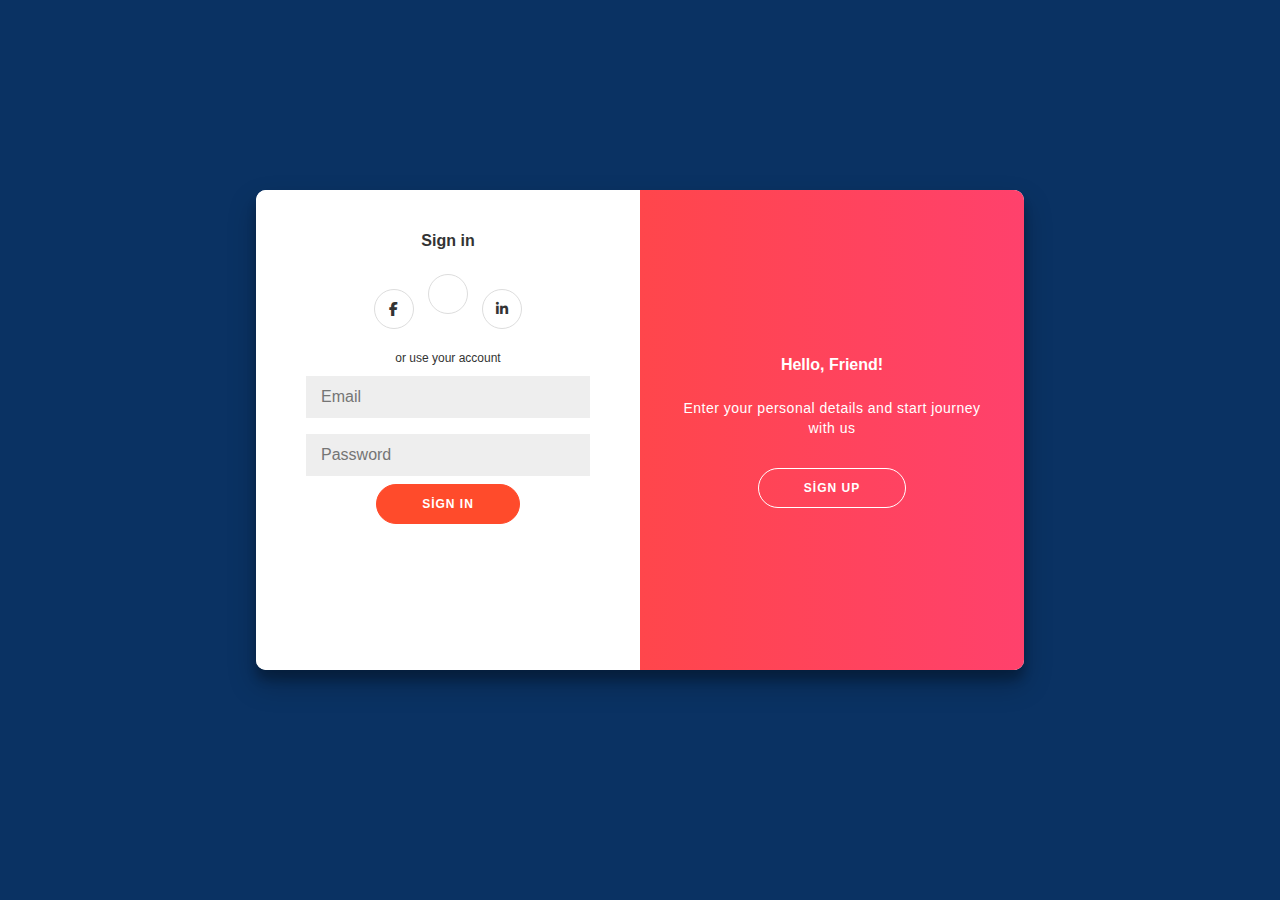
<file: hakaton/HTML/welcome.html>
﻿<!DOCTYPE html>
<html lang="az">
  <head>
    <meta charset="utf-8" />
    <meta content="width=device-width, initial-scale=1.0" name="viewport" />
    <title>AZ Land â€¢ XoÅŸ GÉ™lmisÉ™n</title>

    <link
      href="https://cdnjs.cloudflare.com/ajax/libs/font-awesome/6.4.0/css/all.min.css"
      rel="stylesheet"
    />

    <link href="../global css/reset.css" rel="stylesheet" />
    <link href="../global css/config.css" rel="stylesheet" />
    <link href="../global css/global.css" rel="stylesheet" />

    <link href="../STYLE/welcome.css" rel="stylesheet" />
    <link href="../STYLE/responsive.css" rel="stylesheet" />
    <link rel="preconnect" href="https://fonts.googleapis.com" />
    <link rel="preconnect" href="https://fonts.gstatic.com" crossorigin />
    <link
      href="https://fonts.googleapis.com/css2?family=Inter:wght@300;400;500;600;700;800;900&display=swap"
      rel="stylesheet"
    />
  </head>
  <body>
    <nav>
      <div class="logo">
        <i class="fas fa-plane-departure"> </i>
        <span> AZ Land </span>
      </div>
      <ul class="nav-links">
        <li>
          <a data-i18n="nav_home" href="./index.html"> Ana SÉ™hifÉ™ </a>
        </li>
        <li>
          <a data-i18n="nav_map" href="./map.html"> XÉ™ritÉ™ </a>
        </li>
        <li>
          <a data-i18n="nav_faq" href="./faq.html"> FAQ </a>
        </li>
        <li>
          <a data-i18n="nav_about" href="./about-us.html"> HaqqÄ±mÄ±zda </a>
        </li>
        <li>
          <a data-i18n="nav_contact" href="./contact.html"> ÆlaqÉ™ </a>
        </li>
        <li>
          <a data-i18n="nav_prices" href="./price.html"> QiymÉ™tlÉ™r </a>
        </li>
        <li>
          <a
            class="btn-login"
            data-i18n="nav_login"
            href="./login.html"
            id="loginLink"
          >
            GiriÅŸ
          </a>
        </li>
        <li class="lang-switcher">
          <button class="lang-btn" data-lang="az">AZ</button>
          <button class="lang-btn" data-lang="en">EN</button>
          <button class="lang-btn" data-lang="ru">RU</button>
        </li>
      </ul>
    </nav>

    <main class="welcome-page">
      <div class="bg-bubble b1"></div>
      <div class="bg-bubble b2"></div>
      <div class="bg-bubble b3"></div>
      <div class="bg-bubble b4"></div>
      <div class="bg-bubble b5"></div>
      <section class="welcome-hero">
        <div class="welcome-orbit">
          <div class="welcome-orbit-inner">
            <i class="fa-solid fa-plane-up"> </i>
          </div>

          <span class="orbit-dot d1"> </span>
          <span class="orbit-dot d2"> </span>
          <span class="orbit-dot d3"> </span>
          <span class="orbit-dot d4"> </span>
          <span class="orbit-dot d5"> </span>
          <span class="orbit-dot d6"> </span>
          <span class="orbit-dot d7"> </span>
          <span class="orbit-dot d8"> </span>
        </div>
        <h1 class="welcome-title">XOÅž GÆLMÄ°SÆN</h1>
        <h2 class="welcome-name" id="welcomeName">Ä°stifadÉ™Ã§i!</h2>
        <p class="welcome-text">
          AZ Land ailÉ™sinÉ™ xoÅŸ gÉ™ldiniz! Ä°ndi siz dÃ¼nya sÉ™yahÉ™tlÉ™rinin
          qapÄ±larÄ±nÄ± aÃ§maÄŸa hazÄ±rsÄ±nÄ±z. GÉ™lin macÉ™ranÄ±za baÅŸlayaq!
        </p>
        <div class="welcome-actions">
          <a class="btn-primary" href="./map.html">
            XÉ™ritÉ™yÉ™ Bax
            <span class="arrow"> â†’ </span>
          </a>
          <a class="btn-secondary" href="./games.html"> Quiz Oyna </a>
          <a class="btn-ghost" href="./index.html"> Ana SÉ™hifÉ™ </a>
        </div>
      </section>
    </main>

    <footer>
      <div class="footer-content">
        <div class="footer-brand">
          <div class="logo">
            <i class="fas fa-plane-departure"> </i>
            <span> TravelX </span>
          </div>
          <p class="footer-description">
            DÃ¼nyanÄ± kÉ™ÅŸf etmÉ™yin É™n yaxÅŸÄ± yolu
          </p>
        </div>
        <div class="footer-column">
          <h4>SÃ¼rÉ™tli KeÃ§idlÉ™r</h4>
          <ul class="footer-links">
            <li>
              <a href="./index.html"> Ana SÉ™hifÉ™ </a>
            </li>
            <li>
              <a href="./map.html"> XÉ™ritÉ™ </a>
            </li>
            <li>
              <a href="./faq.html"> FAQ </a>
            </li>
            <li>
              <a href="./games.html"> Oyunlar </a>
            </li>
            <li>
              <a href="./about-us.html"> HaqqÄ±mÄ±zda </a>
            </li>
            <li>
              <a href="./contact.html"> ÆlaqÉ™ </a>
            </li>
            <li>
              <a href="./price.html"> QiymÉ™tlÉ™r </a>
            </li>
          </ul>
        </div>
        <div class="footer-column">
          <h4>ÆlaqÉ™</h4>
          <ul class="footer-contact">
            <li>
              <i class="fas fa-map-marker-alt"> </i>
              BakÄ±, AzÉ™rbaycan
            </li>
            <li>
              <i class="fas fa-envelope"> </i>
              info@travelx.az
            </li>
            <li>
              <i class="fas fa-phone"> </i>
              +994 12 345 67 89
            </li>
          </ul>
        </div>
        <div class="footer-column">
          <h4>Bizi Ä°zlÉ™yin</h4>
          <div class="social-links">
            <a class="social-link" href="#">
              <i class="fab fa-facebook-f"> </i>
            </a>
            <a class="social-link" href="#">
              <i class="fab fa-instagram"> </i>
            </a>
            <a class="social-link" href="#">
              <i class="fab fa-twitter"> </i>
            </a>
            <a class="social-link" href="#">
              <i class="fab fa-youtube"> </i>
            </a>
          </div>
        </div>
      </div>
    </footer>

    <script src="../SCRIPT/ai-chat.js"></script>
    <script src="../SCRIPT/auth.js"></script>
    <script src="../SCRIPT/welcome.js"></script>
    <script src="../SCRIPT/lang.js"></script>
  </body>
</html>
</file>
<file: hakaton/global css/config.css>
@font-face {
  font-family: RobotoRegular;
  src: url("../../fonts/Roboto/static/Roboto-Regular.ttf");
}

@font-face {
  font-family: RubikRegular;
  src: url("../../fonts/Rubik/static/Rubik-Regular.ttf");
}

/* FONTS */

:root {
  --roboto-regular: "RobotoRegular", sans-serif;
  --rubik-regular: "RubikRegular", sans-serif;
}

/* COLORS */
:root {
  /* COLORS */
  --mainbg: #0a3263;
  --mainGreen: #f0fbf3;
  --mainWhite: #ffffff;
  --text-color-light: #7d818d;
  --graycolor: #f4f7fa;
  --dark-blue-color: #161c2d;
  --footertextcolor: #afb0b6;
  --nav-hover-color: #fb6d45;
  --blue-color: #473bf0;
}
</file>
<file: hakaton/global css/global.css>
/* ============================
   PREMIUM POPUP BANNER
============================ */
.promo-banner {
  position: fixed;
  bottom: 30px;
  right: 30px;
  background: linear-gradient(135deg, #ffcf4d, #ff5c1c);
  padding: 16px 22px;
  border-radius: 18px;
  display: flex;
  align-items: center;
  gap: 12px;
  color: #fff;
  font-family: sans-serif;
  box-shadow: 0 10px 35px rgba(255, 115, 50, 0.4);
  cursor: pointer;
  transform: translateY(40px);
  opacity: 0;
  z-index: 9999;
  transition: all 0.6s cubic-bezier(0.16, 1, 0.3, 1);

}
.promo-banner:active{
  transform: scale(0.92);
  filter: brightness(1.2);
}
/* göstəriləndə */
.promo-banner.show {
  opacity: 1;
  transform: translateY(0);
}

/* hover effekti */
.promo-banner:hover {
  transform: translateY(-6px) scale(1.03);
  box-shadow: 0 15px 40px rgba(255, 115, 50, 0.55);
}

.promo-icon {
  font-size: 26px;
}

.promo-text h3 {
  font-size: 17px;
  margin: 0;
  font-weight: 700;
}

.promo-text p {
  font-size: 13px;
  margin: 0;
  opacity: 0.9;
}
</file>
<file: hakaton/STYLE/checkout.css>
/* =========================
   GLOBAL PAGE BACKGROUND
==========================*/
.checkout-page {
  width: 100%;
  padding: 40px 0 100px;
  min-height: 100vh;
  background: linear-gradient(180deg, #0b1f5a 0%, #032d76 60%, #00224d 100%);
  display: flex;
  flex-direction: column;
  align-items: center;
}

/* TITLE */
.checkout-title {
  font-size: 38px;
  color: #ffffff;
  text-align: center;
  margin-bottom: 50px;
  font-weight: 600;
  letter-spacing: 1px;
}

/* =========================
      LAYOUT (LEFT + RIGHT)
==========================*/
.checkout-layout {
  width: 90%;
  max-width: 1400px;
  display: flex;
  gap: 60px;
  justify-content: center;
}

/* =========================
         LEFT SIDE
==========================*/
.card-preview {
  flex: 1;
  display: flex;
  flex-direction: column;
  gap: 35px;
}

.card-preview h2 {
  color: #c9e4ff;
  font-size: 22px;
  margin-bottom: 10px;
}

/* CREDIT CARD VISUAL */
.credit-card {
  width: 420px;
  height: 240px;
  border-radius: 20px;
  background: linear-gradient(135deg, #d93cff, #7f58ff, #0bc9ff);
  padding: 25px;
  box-shadow: 0 0 45px rgba(0, 0, 0, 0.4);
  color: white;
}

/* Card inside elements */
.credit-card .chip {
  width: 50px;
  height: 35px;
  background: gold;
  border-radius: 6px;
  margin-bottom: 30px;
}

.credit-card .card-number {
  font-size: 22px;
  letter-spacing: 4px;
  margin-bottom: 30px;
}

.credit-card .card-footer {
  display: flex;
  justify-content: space-between;
  font-size: 14px;
}

/* =========================
        ORDER SUMMARY BOX
==========================*/
.order-summary {
  width: 420px;
  background: rgba(255, 255, 255, 0.07);
  backdrop-filter: blur(20px);
  padding: 25px;
  border-radius: 18px;
  border: 1px solid rgba(255, 255, 255, 0.12);
  color: #e7f2ff;
}

.order-summary h3 {
  font-size: 20px;
  margin-bottom: 15px;
  color: #ffffff;
}

.order-summary .order-tour-title {
  font-size: 18px;
  margin-bottom: 4px;
  font-weight: 600;
}

.order-summary .order-tour-location {
  font-size: 15px;
  opacity: 0.75;
  margin-bottom: 15px;
}

.order-summary .order-tour-meta span {
  display: block;
  margin-bottom: 6px;
  opacity: 0.8;
  font-size: 14px;
}

/* Prices */
.order-summary .order-prices {
  margin-top: 20px;
  border-top: 1px solid rgba(255, 255, 255, 0.15);
  padding-top: 10px;
}

.order-summary .row {
  display: flex;
  justify-content: space-between;
  padding: 8px 0;
  font-size: 16px;
}

.order-summary .total {
  margin-top: 8px;
  font-weight: 700;
  font-size: 18px;
  color: #ffffff;
}

/* =========================
         RIGHT SIDE
==========================*/
.card-form {
  flex: 1.2;
  color: #e8f3ff;
}

.card-form h2 {
  font-size: 22px;
  margin-bottom: 20px;
  color: #cde5ff;
}

/* FORM INPUTS */
.card-form form {
  display: flex;
  flex-direction: column;
  gap: 18px;
}

.card-form label {
  font-size: 15px;
  opacity: 0.85;
  display: flex;
  flex-direction: column;
}

.card-form input {
  height: 46px;
  border-radius: 10px;
  padding: 0 15px;
  font-size: 16px;
  outline: none;
  border: 1.6px solid rgba(255, 255, 255, 0.22);
  color: white;
  background: rgba(255, 255, 255, 0.08);
  transition: 0.25s ease;
}

.card-form input:focus {
  border-color: #29b2ff;
  background: rgba(77, 154, 255, 0.12);
}

/* Two inputs inline */
.row-2 {
  display: flex;
  gap: 20px;
}

/* PAY BUTTON */
.pay-btn {
  margin-top: 15px;
  height: 55px;
  border-radius: 14px;
  background: linear-gradient(135deg, #49a5ff, #6a48ff);
  border: none;
  color: white;
  font-size: 18px;
  cursor: pointer;
  box-shadow: 0 0 20px rgba(64, 152, 255, 0.3);
  transition: 0.2s;
}

.pay-btn:hover {
  transform: scale(1.02);
  box-shadow: 0 0 30px rgba(64, 152, 255, 0.45);
}
</file>
<file: hakaton/STYLE/responsive.css>
/* ===================================== */
/*   GLOBAL RESPONSIVE STYLES            */
/*   (bütün səhifələr üçün)              */
/* ===================================== */

/* Large tablets / small laptops */
@media (max-width: 1200px) {
  nav {
    padding: 16px 40px;
  }

  .footer-content {
    gap: 28px;
  }
}

/* Tablets */
@media (max-width: 992px) {
  nav {
    padding: 12px 24px;
  }

  .nav-links {
    gap: 16px;
    font-size: 14px;
    flex-wrap: wrap;
    justify-content: flex-end;
  }

  .hero,
  .routes-main,
  .about-main,
  .contact-main,
  .discount-main,
  .faq-main,
  .profile-main,
  .map-main,
  .welcome-main,
  .checkout-layout {
    padding-inline: 24px;
  }

  .features-grid,
  .popular-grid,
  .tips-grid,
  .pricing-grid,
  .routes-grid,
  .places-grid,
  .achievements-grid {
    grid-template-columns: repeat(2, minmax(0, 1fr));
  }

  .footer-content {
    grid-template-columns: 1.5fr 1fr 1fr;
  }
}

/* Mobiles */
@media (max-width: 768px) {
  nav {
    padding: 10px 16px;
  }

  .logo span {
    font-size: 18px;
  }

  .nav-links {
    font-size: 12px;
    gap: 12px;
  }

  section,
  main,
  .routes-main,
  .about-main,
  .contact-main,
  .discount-main,
  .faq-main,
  .profile-main,
  .map-main,
  .welcome-main,
  .checkout-layout {
    padding-inline: 16px;
  }

  .hero-title,
  .routes-title,
  .welcome-title {
    font-size: 28px;
  }

  .features-grid,
  .popular-grid,
  .tips-grid,
  .pricing-grid,
  .routes-grid,
  .places-grid,
  .achievements-grid {
    grid-template-columns: 1fr;
  }

  .footer-content {
    grid-template-columns: 1fr 1fr;
    gap: 18px;
  }
}

/* Small phones */
@media (max-width: 480px) {
  .hero-title,
  .routes-title,
  .welcome-title {
    font-size: 24px;
    line-height: 1.25;
  }

  .hero-buttons,
  .routes-actions,
  .cta-buttons {
    flex-direction: column;
    gap: 10px;
  }

  .btn-primary,
  .btn-secondary {
    width: 100%;
    justify-content: center;
  }

  .footer-content {
    grid-template-columns: 1fr;
  }

  footer {
    padding-inline: 16px;
  }
}

/* Lang switcher buttons */
.lang-switcher {
  display: flex;
  align-items: center;
  gap: 6px;
}

.lang-btn {
  border: 1px solid rgba(148, 163, 184, 0.6);
  background: rgba(15, 23, 42, 0.7);
  color: #e5e7eb;
  font-size: 11px;
  padding: 6px 10px;
  border-radius: 999px;
  cursor: pointer;
  transition: all 0.2s ease;
}

.lang-btn:hover {
  background: rgba(59, 130, 246, 0.9);
  border-color: rgba(59, 130, 246, 1);
}

.lang-btn.active {
  background: #2563eb;
  color: #f9fafb;
  border-color: #3b82f6;
}
</file>
<file: hakaton/STYLE/contact.css>
body {
  font-family: "Segoe UI", Tahoma, Geneva, Verdana, sans-serif;
  background-color: var(--mainbg);
  color: #fff;
  min-height: 100vh;
  padding: 40px 20px;
  display: flex;
  flex-direction: column;
  align-items: center;
}
/* Navigation */
nav {
  display: flex;
  justify-content: space-between;
  align-items: center;
  padding: 20px 60px;
  position: fixed;
  width: 100%;
  top: 0;
  z-index: 1000;
  background: rgba(15, 28, 46, 0.9);
  backdrop-filter: blur(10px);
}

.logo {
  display: flex;
  align-items: center;
  gap: 10px;
  font-size: 24px;
  font-weight: 600;
}

.logo i {
  color: #3b82f6;
  font-size: 28px;
}

.nav-links {
  display: flex;
  gap: 40px;
  align-items: center;
  list-style: none;
}

.nav-links a {
  color: #94a3b8;
  text-decoration: none;
  font-size: 15px;
  transition: color 0.3s;
}

.nav-links a:hover,
.nav-links a.active {
  color: #60a5fa;
}

.btn-login {
  background: radial-gradient(
      circle at 0% 0%,
      rgba(59, 130, 246, 0.35) 0%,
      transparent 40%
    ),
    radial-gradient(
      circle at 100% 0%,
      rgba(56, 189, 248, 0.25) 0%,
      transparent 40%
    ),
    linear-gradient(180deg, #050816 0%, #04152e 40%, #012769 100%);
  color: white;
  padding: 10px 28px;
  border-radius: 8px;
  text-decoration: none;
  font-weight: 500;
  transition: all 0.3s;
}

.btn-login:hover {
  background: #2563eb;
  transform: translateY(-2px);
  box-shadow: 0 8px 20px rgba(59, 130, 246, 0.4);
}
/* SSSSSSSSSSSSSSSSSSSSSSSSSSSSSSSSSSSSSSS */
.contact-header {
  text-align: center;
  margin-bottom: 40px;
  animation: fadeInDown 0.8s ease;
}

.mail-icon-small {
  width: 40px;
  height: 40px;
  margin: 0 auto 20px;
  background: rgba(100, 150, 255, 0.2);
  border-radius: 10px;
  display: flex;
  align-items: center;
  justify-content: center;
  border: 1px solid rgba(100, 180, 255, 0.3);
}

.mail-icon-small svg {
  width: 20px;
  height: 20px;
  stroke: #64b4ff;
  fill: none;
  stroke-width: 2;
}

h1 {
  font-size: 2rem;
  font-weight: 400;
  margin-bottom: 10px;
  color: rgba(200, 220, 255, 0.95);
}

.subtitle {
  font-size: 0.95rem;
  opacity: 0.7;
  color: rgba(200, 220, 255, 0.85);
}

.contact-form {
  width: 100%;
  max-width: 500px;
  background: rgba(30, 60, 120, 0.3);
  backdrop-filter: blur(20px);
  border-radius: 25px;
  padding: 40px;
  border: 1px solid rgba(100, 150, 255, 0.2);
  animation: fadeInUp 0.8s ease;
}

.form-group {
  margin-bottom: 25px;
}

label {
  display: block;
  margin-bottom: 8px;
  font-size: 0.9rem;
  color: rgba(200, 220, 255, 0.9);
  font-weight: 400;
}

.required {
  color: #ff6b6b;
  margin-left: 3px;
}

input[type="text"],
input[type="email"],
textarea {
  width: 100%;
  padding: 14px 18px;
  background: rgba(15, 35, 80, 0.6);
  border: 1px solid rgba(100, 150, 255, 0.2);
  border-radius: 12px;
  color: #fff;
  font-size: 0.95rem;
  font-family: inherit;
  transition: all 0.3s ease;
  outline: none;
}

input::placeholder,
textarea::placeholder {
  color: rgba(150, 180, 220, 0.5);
}

input:focus,
textarea:focus {
  border-color: rgba(100, 180, 255, 0.5);
  background: rgba(15, 35, 80, 0.8);
  box-shadow: 0 0 0 3px rgba(100, 180, 255, 0.1);
}

textarea {
  min-height: 120px;
  resize: vertical;
}

.file-upload {
  margin: 25px 0;
  padding: 30px;
  border: 2px dashed rgba(100, 150, 255, 0.3);
  border-radius: 15px;
  text-align: center;
  cursor: pointer;
  transition: all 0.3s ease;
  background: rgba(15, 35, 80, 0.3);
}

.file-upload:hover {
  border-color: rgba(100, 180, 255, 0.5);
  background: rgba(15, 35, 80, 0.5);
}

.file-upload-icon {
  width: 50px;
  height: 50px;
  margin: 0 auto 15px;
  background: rgba(100, 150, 255, 0.15);
  border-radius: 12px;
  display: flex;
  align-items: center;
  justify-content: center;
}

.file-upload-icon svg {
  width: 24px;
  height: 24px;
  stroke: #64b4ff;
  fill: none;
  stroke-width: 2;
}

.file-upload-text {
  font-size: 0.95rem;
  color: rgba(200, 220, 255, 0.9);
  margin-bottom: 5px;
}

.file-upload-subtext {
  font-size: 0.85rem;
  color: rgba(150, 180, 220, 0.6);
}

input[type="file"] {
  display: none;
}

.submit-btn {
  width: 100%;
  padding: 16px;
  background: linear-gradient(135deg, #2563eb, #1d4ed8);
  border: none;
  border-radius: 12px;
  color: #fff;
  font-size: 1rem;
  font-weight: 500;
  cursor: pointer;
  transition: all 0.3s ease;
  display: flex;
  align-items: center;
  justify-content: center;
  gap: 8px;
  margin-top: 30px;
}

.submit-btn:hover {
  background: linear-gradient(135deg, #1d4ed8, #1e40af);
  transform: translateY(-2px);
  box-shadow: 0 10px 25px rgba(37, 99, 235, 0.4);
}

.submit-btn:active {
  transform: translateY(0);
}

.submit-btn svg {
  width: 18px;
  height: 18px;
  stroke: currentColor;
  fill: none;
  stroke-width: 2;
}

.info-cards {
  display: grid;
  grid-template-columns: repeat(3, 1fr);
  gap: 20px;
  margin-top: 40px;
  max-width: 500px;
  width: 100%;
  animation: fadeIn 1s ease 0.3s both;
  margin-bottom: 100px;
}

.info-card {
  background: rgba(30, 60, 120, 0.3);
  backdrop-filter: blur(20px);
  border-radius: 15px;
  padding: 25px 15px;
  text-align: center;
  border: 1px solid rgba(100, 150, 255, 0.2);
  transition: all 0.3s ease;
  cursor: pointer;
}

.info-card:hover {
  transform: translateY(-5px);
  border-color: rgba(100, 180, 255, 0.4);
  background: rgba(30, 60, 120, 0.4);
}

.info-card-icon {
  width: 45px;
  height: 45px;
  margin: 0 auto 15px;
  background: rgba(100, 150, 255, 0.15);
  border-radius: 10px;
  display: flex;
  align-items: center;
  justify-content: center;
}

.info-card-icon svg {
  width: 22px;
  height: 22px;
  stroke: #64b4ff;
  fill: none;
  stroke-width: 2;
}

.info-card h3 {
  font-size: 0.95rem;
  font-weight: 400;
  margin-bottom: 5px;
  color: rgba(200, 220, 255, 0.95);
}

.info-card p {
  font-size: 0.85rem;
  color: rgba(150, 180, 220, 0.7);
}

@keyframes fadeInDown {
  from {
    opacity: 0;
    transform: translateY(-30px);
  }
  to {
    opacity: 1;
    transform: translateY(0);
  }
}

@keyframes fadeInUp {
  from {
    opacity: 0;
    transform: translateY(30px);
  }
  to {
    opacity: 1;
    transform: translateY(0);
  }
}

@keyframes fadeIn {
  from {
    opacity: 0;
  }
  to {
    opacity: 1;
  }
}
/* Footer */
footer {
  padding: 60px 60px 40px;
  border-top: 1px solid rgba(255, 255, 255, 0.1);
  height: 40px;
}

.footer-content {
  display: grid;
  grid-template-columns: 2fr 1fr 1fr 1fr;
  gap: 60px;
  margin-bottom: 40px;
}

.footer-brand {
  max-width: 300px;
}

.footer-brand .logo {
  margin-bottom: 20px;
}

.footer-description {
  font-size: 14px;
  color: #94a3b8;
  line-height: 1.6;
}

.footer-column h4 {
  font-size: 16px;
  font-weight: 600;
  margin-bottom: 20px;
}

.footer-links {
  list-style: none;
}

.footer-links li {
  margin-bottom: 12px;
}

.footer-links a {
  color: #94a3b8;
  text-decoration: none;
  font-size: 14px;
  transition: color 0.3s;
}

.footer-links a:hover {
  color: #60a5fa;
}

.footer-contact {
  list-style: none;
}

.footer-contact li {
  display: flex;
  align-items: center;
  gap: 10px;
  margin-bottom: 12px;
  font-size: 14px;
  color: #94a3b8;
}

.footer-contact i {
  color: #60a5fa;
}

.social-links {
  display: flex;
  gap: 12px;
  margin-top: 20px;
}

.social-link {
  width: 40px;
  height: 40px;
  background: rgba(59, 130, 246, 0.15);
  border-radius: 8px;
  display: flex;
  align-items: center;
  justify-content: center;
  color: #60a5fa;
  text-decoration: none;
  transition: all 0.3s;
}

.social-link:hover {
  background: rgba(59, 130, 246, 0.3);
  transform: translateY(-2px);
}
/* NAVBAR ALT XƏTT EFFEKTI */
.nav-links a {
  position: relative;
  padding-bottom: 4px;
}

.nav-links a::after {
  content: "";
  position: absolute;
  left: 0;
  bottom: -6px;
  height: 2px;
  width: 0;
  background: linear-gradient(90deg, #0ab8ff, #00ffd0, #8855ff);
  border-radius: 999px;
  transition: width 0.3s ease;
}

.nav-links a:hover::after,
.nav-links a.active::after {
  width: 100%;
}

/* KARTLARA PREMIUM BOX-SHADOW */
.feature-card,
.destination-card,
.tip-card,
.cta-section {
  box-shadow: 0 18px 45px rgba(15, 23, 42, 0.75);
  background: radial-gradient(
      circle at 20% 0%,
      rgba(59, 130, 246, 0.18),
      transparent 55%
    ),
    linear-gradient(145deg, rgba(7, 16, 35, 0.9), rgba(11, 30, 69, 0.9));
  border: 1px solid rgba(148, 163, 184, 0.18);
  border-radius: 20px;
  padding: 40px 30px;
  transition: all 0.3s ease;
}

.feature-card:hover,
.destination-card:hover,
.tip-card:hover {
  box-shadow: 0 24px 60px rgba(15, 23, 42, 0.9);
  transform: translateY(-6px) scale(1.01);
}

/* ICONLU BLOKLARA BOX-SHADOW */
.feature-icon,
.destination-icon,
.tip-icon,
.chat-button,
.compass-button,
.direction-btn,
.social-link {
  box-shadow: 0 12px 30px rgba(15, 23, 42, 0.85);
}

.feature-icon:hover,
.destination-icon:hover,
.tip-icon:hover,
.direction-btn:hover,
.social-link:hover {
  box-shadow: 0 18px 40px rgba(15, 23, 42, 0.95);
}

/* CLICK OLANDA FİRLƏNMƏ EFFEKTI */
.icon-click-spin {
  transition: transform 0.25s ease, box-shadow 0.25s ease;
}

.icon-click-spin:active {
  transform: scale(0.9) rotate(-10deg);
}

/* TREND FAİZ ZOLAQLARI ANİMASİYA ÜÇÜN */
.popularity-fill {
  height: 100%;
  border-radius: 3px;
  transition: width 1.1s ease-out;
  width: 0;
}

/* SCROLL-LA GƏLƏN ANİMASİYA */
.reveal {
  opacity: 0;
  transform: translateY(30px) scale(0.98);
  transition: opacity 0.7s ease-out, transform 0.7s ease-out;
}

.reveal.visible {
  opacity: 1;
  transform: translateY(0) scale(1);
}

.reveal.delay-1 {
  transition-delay: 0.1s;
}
.reveal.delay-2 {
  transition-delay: 0.2s;
}
.reveal.delay-3 {
  transition-delay: 0.3s;
}

/* CHAT BUTTON PARILDAMA + NƏFƏS ANİMASİYASI */
.chat-button {
  animation: chatPulse 2.4s ease-in-out infinite;
}

.chat-button:hover {
  transform: scale(1.12);
}

@keyframes chatPulse {
  0% {
    transform: scale(1);
    box-shadow: 0 0 14px rgba(96, 165, 250, 0.6),
      0 0 30px rgba(59, 130, 246, 0.4);
  }
  50% {
    transform: scale(1.08);
    box-shadow: 0 0 22px rgba(96, 165, 250, 0.9),
      0 0 40px rgba(59, 130, 246, 0.8);
  }
  100% {
    transform: scale(1);
    box-shadow: 0 0 18px rgba(96, 165, 250, 0.7),
      0 0 35px rgba(59, 130, 246, 0.6);
  }
}

/* KOMPAS BUTTON PARLAQLIQ */
.compass-button {
  box-shadow: 0 14px 35px rgba(15, 23, 42, 0.9);
}

.compass-button:hover {
  box-shadow: 0 20px 45px rgba(15, 23, 42, 1);
}

/* FOOTER SOSIAL ICONLARI PARILDASIN */
.social-link {
  box-shadow: 0 10px 25px rgba(15, 23, 42, 0.7);
}

/* HERO RƏSM HOVER EFFEKTI */
.hero-image-container {
  transform-origin: center;
  transition: transform 0.8s ease, box-shadow 0.8s ease;
}

.hero-image-container:hover {
  transform: translateY(-10px) scale(1.02);
  box-shadow: 0 26px 70px rgba(0, 0, 0, 0.65);
}
</file>
<file: hakaton/STYLE/fag.css>
/* SUUUUUU */
/* SUUUUUU */
/* SUUUUUU */
/* SUUUUUU */
body {
  font-family: -apple-system, BlinkMacSystemFont, "Segoe UI", Roboto, Oxygen,
    Ubuntu, Cantarell, sans-serif;
  background-color: var(--mainbg);
  color: #ffffff;
  overflow-x: hidden;
}
/* Navigation */
nav {
  display: flex;
  justify-content: space-between;
  align-items: center;
  padding: 20px 60px;
  position: fixed;
  width: 100%;
  top: 0;
  z-index: 1000;
  background: rgba(15, 28, 46, 0.9);
  backdrop-filter: blur(10px);
}
/* NAVBAR ALT XƏTT EFFEKTI */
.nav-links a {
  position: relative;
  padding-bottom: 4px;
}

.nav-links a::after {
  content: "";
  position: absolute;
  left: 0;
  bottom: -6px;
  height: 2px;
  width: 0;
  background: linear-gradient(90deg, #0ab8ff, #00ffd0, #8855ff);
  border-radius: 999px;
  transition: width 0.3s ease;
}

.nav-links a:hover::after,
.nav-links a.active::after {
  width: 100%;
}

/* KARTLARA PREMIUM BOX-SHADOW */
.feature-card,
.destination-card,
.tip-card,
.cta-section {
  box-shadow: 0 18px 45px rgba(15, 23, 42, 0.75);
  background: radial-gradient(
      circle at 20% 0%,
      rgba(59, 130, 246, 0.18),
      transparent 55%
    ),
    linear-gradient(145deg, rgba(7, 16, 35, 0.9), rgba(11, 30, 69, 0.9));
  border: 1px solid rgba(148, 163, 184, 0.18);
  border-radius: 20px;
  padding: 40px 30px;
  transition: all 0.3s ease;
}

.feature-card:hover,
.destination-card:hover,
.tip-card:hover {
  box-shadow: 0 24px 60px rgba(15, 23, 42, 0.9);
  transform: translateY(-6px) scale(1.01);
}

/* ICONLU BLOKLARA BOX-SHADOW */
.feature-icon,
.destination-icon,
.tip-icon,
.chat-button,
.compass-button,
.direction-btn,
.social-link {
  box-shadow: 0 12px 30px rgba(15, 23, 42, 0.85);
}

.feature-icon:hover,
.destination-icon:hover,
.tip-icon:hover,
.direction-btn:hover,
.social-link:hover {
  box-shadow: 0 18px 40px rgba(15, 23, 42, 0.95);
}

/* CLICK OLANDA FİRLƏNMƏ EFFEKTI */
.icon-click-spin {
  transition: transform 0.25s ease, box-shadow 0.25s ease;
}

.icon-click-spin:active {
  transform: scale(0.9) rotate(-10deg);
}

/* TREND FAİZ ZOLAQLARI ANİMASİYA ÜÇÜN */
.popularity-fill {
  height: 100%;
  border-radius: 3px;
  transition: width 1.1s ease-out;
  width: 0;
}

/* SCROLL-LA GƏLƏN ANİMASİYA */
.reveal {
  opacity: 0;
  transform: translateY(30px) scale(0.98);
  transition: opacity 0.7s ease-out, transform 0.7s ease-out;
}

.reveal.visible {
  opacity: 1;
  transform: translateY(0) scale(1);
}

.reveal.delay-1 {
  transition-delay: 0.1s;
}
.reveal.delay-2 {
  transition-delay: 0.2s;
}
.reveal.delay-3 {
  transition-delay: 0.3s;
}

/* CHAT BUTTON PARILDAMA + NƏFƏS ANİMASİYASI */
.chat-button {
  animation: chatPulse 2.4s ease-in-out infinite;
}

.chat-button:hover {
  transform: scale(1.12);
}

@keyframes chatPulse {
  0% {
    transform: scale(1);
    box-shadow: 0 0 14px rgba(96, 165, 250, 0.6),
      0 0 30px rgba(59, 130, 246, 0.4);
  }
  50% {
    transform: scale(1.08);
    box-shadow: 0 0 22px rgba(96, 165, 250, 0.9),
      0 0 40px rgba(59, 130, 246, 0.8);
  }
  100% {
    transform: scale(1);
    box-shadow: 0 0 18px rgba(96, 165, 250, 0.7),
      0 0 35px rgba(59, 130, 246, 0.6);
  }
}

/* KOMPAS BUTTON PARLAQLIQ */
.compass-button {
  box-shadow: 0 14px 35px rgba(15, 23, 42, 0.9);
}

.compass-button:hover {
  box-shadow: 0 20px 45px rgba(15, 23, 42, 1);
}

/* FOOTER SOSIAL ICONLARI PARILDASIN */
.social-link {
  box-shadow: 0 10px 25px rgba(15, 23, 42, 0.7);
}

/* HERO RƏSM HOVER EFFEKTI */
.hero-image-container {
  transform-origin: center;
  transition: transform 0.8s ease, box-shadow 0.8s ease;
}

.hero-image-container:hover {
  transform: translateY(-10px) scale(1.02);
  box-shadow: 0 26px 70px rgba(0, 0, 0, 0.65);
}

.logo {
  display: flex;
  align-items: center;
  gap: 10px;
  font-size: 24px;
  font-weight: 600;
}

.logo i {
  color: #3b82f6;
  font-size: 28px;
}

.nav-links {
  display: flex;
  gap: 40px;
  align-items: center;
  list-style: none;
}

.nav-links a {
  color: #94a3b8;
  text-decoration: none;
  font-size: 15px;
  transition: color 0.3s;
}

.nav-links a:hover,
.nav-links a.active {
  color: #60a5fa;
}

.btn-login {
  background-color: #0a3263;
  color: white;
  padding: 10px 28px;
  border-radius: 8px;
  text-decoration: none;
  font-weight: 500;
  transition: all 0.3s;
}

.btn-login:hover {
  background: #2563eb;
  transform: translateY(-2px);
  box-shadow: 0 8px 20px rgba(59, 130, 246, 0.4);
}

/* ================== FAQ PAGE – ANİMASİYALI FULL CSS ================== */

/* Main layout */
.faq-main {
  max-width: 1100px;
  margin: 120px auto 90px;
  padding: 0 24px;
  color: #e5edff;
  font-family: "Inter", system-ui, -apple-system, BlinkMacSystemFont, sans-serif;
  animation: faqFadeInUp 0.7s ease-out forwards;
  opacity: 0;
}

/* HERO */
.faq-hero {
  text-align: center;
  margin-bottom: 42px;
  position: relative;
}

/* hero arxa kölgə */
.faq-hero::before {
  content: "";
  position: absolute;
  inset: 0;
  margin: auto;
  width: 220px;
  height: 220px;
  border-radius: 50%;
  background: radial-gradient(circle, rgba(37, 99, 235, 0.45), transparent 65%);
  filter: blur(4px);
  opacity: 0.7;
  z-index: -1;
  animation: faqGlowPulse 4s ease-in-out infinite;
}

.faq-icon-circle {
  width: 64px;
  height: 64px;
  margin: 0 auto 18px;
  border-radius: 50%;
  display: flex;
  align-items: center;
  justify-content: center;
  background: radial-gradient(circle, #3b82f6, rgba(15, 23, 42, 0.3));
  box-shadow: 0 0 28px rgba(37, 99, 235, 0.9);
  animation: faqIconFloat 3.2s ease-in-out infinite;
}

.faq-icon-circle i {
  font-size: 30px;
  color: #bfdbfe;
}

.faq-title {
  font-size: 30px;
  font-weight: 600;
  margin-bottom: 6px;
  letter-spacing: 0.02em;
}

.faq-subtitle {
  font-size: 14px;
  color: #93a9d8;
  animation: faqFadeIn 1s ease-out 0.2s forwards;
  opacity: 0;
}

/* SUAL LİSTİ */
.faq-list {
  margin-top: 26px;
  display: flex;
  flex-direction: column;
  gap: 12px;
}

/* Kartlar */
.faq-item {
  background: radial-gradient(
    circle at top left,
    rgba(59, 130, 246, 0.3),
    rgba(6, 12, 30, 0.98)
  );
  border-radius: 14px;
  border: 1px solid rgba(148, 163, 184, 0.28);
  box-shadow: 0 18px 40px rgba(7, 11, 25, 0.95);
  overflow: hidden;
  transform-origin: center;
  animation: faqCardUp 0.55s ease-out forwards;
  opacity: 0;
}

/* Stagger effekt – hər kart bir az gec açılsın */
.faq-item:nth-child(1) {
  animation-delay: 0.05s;
}
.faq-item:nth-child(2) {
  animation-delay: 0.1s;
}
.faq-item:nth-child(3) {
  animation-delay: 0.15s;
}
.faq-item:nth-child(4) {
  animation-delay: 0.2s;
}
.faq-item:nth-child(5) {
  animation-delay: 0.25s;
}
.faq-item:nth-child(6) {
  animation-delay: 0.3s;
}
.faq-item:nth-child(7) {
  animation-delay: 0.35s;
}
.faq-item:nth-child(8) {
  animation-delay: 0.4s;
}

.faq-question {
  width: 100%;
  padding: 14px 18px;
  background: linear-gradient(
    110deg,
    rgba(15, 23, 42, 0.9),
    rgba(15, 23, 42, 0.96)
  );
  border: none;
  display: flex;
  justify-content: space-between;
  align-items: center;
  color: #e5edff;
  font-size: 14px;
  cursor: pointer;
  transition: background 0.25s ease, padding 0.25s ease, transform 0.2s ease;
}

.faq-question span {
  text-align: left;
}

/* plus icon */
.faq-question i {
  font-size: 14px;
  color: #9ca3af;
  transition: transform 0.25s ease, color 0.25s ease;
}

/* Hover effekti */
.faq-item:hover .faq-question {
  background: linear-gradient(
    120deg,
    rgba(37, 99, 235, 0.24),
    rgba(15, 23, 42, 0.98)
  );
  padding-left: 22px;
  transform: translateY(-1px);
}

.faq-item:hover .faq-question i {
  color: #e5edff;
}

/* Aktiv olanda plus → minus effekti (fırlanma) */
.faq-question i {
  font-size: 14px;
  color: #9ca3af;
  transition: transform 0.25s ease, color 0.25s ease;
}

/* Açıq olan sualda ikon 180° fırlansın */
.faq-item.active .faq-question i {
  transform: rotate(180deg);
  color: #60a5fa;
}


/* Cavab – akkordeon */
.faq-answer {
  max-height: 0;
  overflow: hidden;
  padding: 0 18px;
  font-size: 13px;
  color: #c7d2fe;
  border-top: 1px solid rgba(148, 163, 184, 0.18);
  line-height: 1.5;
  transition: max-height 0.3s ease, padding 0.3s ease;
  background: radial-gradient(
    circle at top left,
    rgba(59, 130, 246, 0.16),
    transparent
  );
}

.faq-item.active .faq-answer {
  padding: 0 18px 14px;
  max-height: 200px; /* lazımsa artır */
}

/* ALT CTA BLOKU */
.faq-cta {
  margin-top: 48px;
  padding: 28px 32px;
  text-align: center;
  border-radius: 20px;
  position: relative;
  background: radial-gradient(
      circle at top left,
      rgba(96, 165, 250, 0.16),
      transparent 55%
    ),
    radial-gradient(circle at bottom right, rgba(129, 140, 248, 0.28), #020617);
  border: 1px solid rgba(129, 140, 248, 0.5);
  box-shadow: 0 24px 70px rgba(6, 11, 30, 0.98);
  overflow: hidden;
  animation: faqCtaRise 0.7s ease-out 0.3s forwards;
  opacity: 0;
}

/* CTA daxilində “aurora” animasiyalı overlay */
.faq-cta::before {
  content: "";
  position: absolute;
  inset: -40%;
  background: radial-gradient(
    circle at 0% 0%,
    rgba(56, 189, 248, 0.2),
    transparent 50%
  );
  mix-blend-mode: screen;
  opacity: 0.3;
  animation: faqAurora 8s linear infinite;
}

.faq-cta h2 {
  font-size: 18px;
  font-weight: 600;
  margin-bottom: 6px;
  position: relative;
}

.faq-cta p {
  font-size: 14px;
  color: #cbd5f5;
  margin-bottom: 18px;
  position: relative;
}

.faq-cta-btn {
  display: inline-block;
  padding: 10px 26px;
  border-radius: 999px;
  background: linear-gradient(135deg, #3b82f6, #6366f1, #0ea5e9);
  color: #eff6ff;
  text-decoration: none;
  font-size: 14px;
  font-weight: 500;
  box-shadow: 0 12px 30px rgba(37, 99, 235, 0.8);
  transition: transform 0.2s ease, box-shadow 0.2s ease, filter 0.2s ease;
  position: relative;
}

.faq-cta-btn:hover {
  transform: translateY(-2px) scale(1.03);
  box-shadow: 0 18px 40px rgba(37, 99, 235, 1);
  filter: brightness(1.06);
}

/* ================== ANİMASİYA KEYFRAMES ================== */

@keyframes faqFadeInUp {
  0% {
    opacity: 0;
    transform: translateY(18px);
  }
  100% {
    opacity: 1;
    transform: translateY(0);
  }
}

@keyframes faqFadeIn {
  0% {
    opacity: 0;
    transform: translateY(6px);
  }
  100% {
    opacity: 1;
    transform: translateY(0);
  }
}

@keyframes faqGlowPulse {
  0%,
  100% {
    opacity: 0.4;
    transform: scale(0.95);
  }
  50% {
    opacity: 0.9;
    transform: scale(1.05);
  }
}

@keyframes faqIconFloat {
  0%,
  100% {
    transform: translateY(0);
  }
  50% {
    transform: translateY(-6px);
  }
}

@keyframes faqCardUp {
  0% {
    opacity: 0;
    transform: translateY(14px) scale(0.97);
  }
  100% {
    opacity: 1;
    transform: translateY(0) scale(1);
  }
}

@keyframes faqCtaRise {
  0% {
    opacity: 0;
    transform: translateY(20px) scale(0.96);
  }
  100% {
    opacity: 1;
    transform: translateY(0) scale(1);
  }
}

@keyframes faqAurora {
  0% {
    transform: translate3d(-10%, 0, 0) rotate(0deg);
  }
  50% {
    transform: translate3d(10%, -6%, 0) rotate(10deg);
  }
  100% {
    transform: translate3d(-10%, 0, 0) rotate(0deg);
  }
}

/* ================== RESPONSIVE ================== */
@media (max-width: 768px) {
  .faq-main {
    margin-top: 100px;
    margin-bottom: 70px;
    padding: 0 16px;
  }

  .faq-title {
    font-size: 24px;
  }

  .faq-cta {
    padding: 22px 18px;
  }
}
/* FAQ düymələrinə davamlı parıltı və nəfəs alan animasiya */
.faq-question {
  position: relative;
  overflow: hidden;
  /* mövcud transition-lar qalsın */
  animation: faqBtnBreath 4s ease-in-out infinite;
}

/* Üstündən axan işıq zolağı */
.faq-question::before {
  content: "";
  position: absolute;
  inset: 0;
  background: linear-gradient(
    120deg,
    transparent,
    rgba(96, 165, 250, 0.22),
    transparent
  );
  transform: translateX(-120%);
  pointer-events: none;
  animation: faqBtnSweep 5s linear infinite;
}

/* Nəfəs alan effekt – çox yüngül scale + shadow */
@keyframes faqBtnBreath {
  0% {
    transform: translateY(0) scale(1);
    box-shadow: 0 0 0 rgba(37, 99, 235, 0);
  }
  50% {
    transform: translateY(-1px) scale(1.008);
    box-shadow: 0 8px 22px rgba(37, 99, 235, 0.45);
  }
  100% {
    transform: translateY(0) scale(1);
    box-shadow: 0 0 0 rgba(37, 99, 235, 0);
  }
}

/* Soldan sağa parlayan zolaq */
@keyframes faqBtnSweep {
  0% {
    transform: translateX(-130%);
    opacity: 0;
  }
  20% {
    opacity: 1;
  }
  50% {
    transform: translateX(130%);
    opacity: 1;
  }
  70% {
    opacity: 0;
  }
  100% {
    transform: translateX(130%);
    opacity: 0;
  }
}

/* Footer */
footer {
  padding: 60px 60px 40px;
  border-top: 1px solid rgba(255, 255, 255, 0.1);
  height: 40px;
}

.footer-content {
  display: grid;
  grid-template-columns: 2fr 1fr 1fr 1fr;
  gap: 60px;
  margin-bottom: 40px;
}

.footer-brand {
  max-width: 300px;
}

.footer-brand .logo {
  margin-bottom: 20px;
}

.footer-description {
  font-size: 14px;
  color: #94a3b8;
  line-height: 1.6;
}

.footer-column h4 {
  font-size: 16px;
  font-weight: 600;
  margin-bottom: 20px;
}

.footer-links {
  list-style: none;
}

.footer-links li {
  margin-bottom: 12px;
}

.footer-links a {
  color: #94a3b8;
  text-decoration: none;
  font-size: 14px;
  transition: color 0.3s;
}

.footer-links a:hover {
  color: #60a5fa;
}

.footer-contact {
  list-style: none;
}

.footer-contact li {
  display: flex;
  align-items: center;
  gap: 10px;
  margin-bottom: 12px;
  font-size: 14px;
  color: #94a3b8;
}

.footer-contact i {
  color: #60a5fa;
}

.social-links {
  display: flex;
  gap: 12px;
  margin-top: 20px;
}

.social-link {
  width: 40px;
  height: 40px;
  background: rgba(59, 130, 246, 0.15);
  border-radius: 8px;
  display: flex;
  align-items: center;
  justify-content: center;
  color: #60a5fa;
  text-decoration: none;
  transition: all 0.3s;
}

.social-link:hover {
  background: rgba(59, 130, 246, 0.3);
  transform: translateY(-2px);
}
</file>
<file: hakaton/STYLE/login.css>
@import url("https://fonts.googleapis.com/css?family=Montserrat:400,800");

* {
  box-sizing: border-box;
}

body {
  display: flex;
  justify-content: center;
  align-items: center;
  flex-direction: column;
  font-family: "Montserrat", sans-serif;
  height: 100vh;
  margin: -20px 0 50px;

  font-family: -apple-system, BlinkMacSystemFont, "Segoe UI", Roboto, Oxygen,
    Ubuntu, Cantarell, sans-serif;
  background-color: var(--mainbg);
  overflow-x: hidden;
}

h1 {
  font-weight: bold;
  margin: 0;
}

h2 {
  text-align: center;
}

p {
  font-size: 14px;
  font-weight: 100;
  line-height: 20px;
  letter-spacing: 0.5px;
  margin: 20px 0 30px;
}

span {
  font-size: 12px;
}

a {
  color: #333;
  font-size: 14px;
  text-decoration: none;
  margin: 15px 0;
}

button {
  border-radius: 20px;
  border: 1px solid #ff4b2b;
  background-color: #ff4b2b;
  color: #ffffff;
  font-size: 12px;
  font-weight: bold;
  padding: 12px 45px;
  letter-spacing: 1px;
  text-transform: uppercase;
  transition: transform 80ms ease-in;
}

button:active {
  transform: scale(0.95);
}

button:focus {
  outline: none;
}

button.ghost {
  background-color: transparent;
  border-color: #ffffff;
}

form {
  background-color: #ffffff;
  display: flex;
  align-items: center;
  justify-content: center;
  flex-direction: column;
  padding: 0 50px;
  height: 100%;
  text-align: center;
}

input {
  background-color: #eee;
  border: none;
  padding: 12px 15px;
  margin: 8px 0;
  width: 100%;
}

.container {
  background-color: #fff;
  border-radius: 10px;
  box-shadow: 0 14px 28px rgba(0, 0, 0, 0.25), 0 10px 10px rgba(0, 0, 0, 0.22);
  position: relative;
  overflow: hidden;
  width: 768px;
  max-width: 100%;
  min-height: 480px;
}

.form-container {
  position: absolute;
  top: 0;
  height: 100%;
  transition: all 0.6s ease-in-out;
}

.sign-in-container {
  left: 0;
  width: 50%;
  z-index: 2;
}

.container.right-panel-active .sign-in-container {
  transform: translateX(100%);
}

.sign-up-container {
  left: 0;
  width: 50%;
  opacity: 0;
  z-index: 1;
}

.container.right-panel-active .sign-up-container {
  transform: translateX(100%);
  opacity: 1;
  z-index: 5;
  animation: show 0.6s;
}

@keyframes show {
  0%,
  49.99% {
    opacity: 0;
    z-index: 1;
  }

  50%,
  100% {
    opacity: 1;
    z-index: 5;
  }
}

.overlay-container {
  position: absolute;
  top: 0;
  left: 50%;
  width: 50%;
  height: 100%;
  overflow: hidden;
  transition: transform 0.6s ease-in-out;
  z-index: 100;
}

.container.right-panel-active .overlay-container {
  transform: translateX(-100%);
}

.overlay {
  background: #ff416c;
  background: -webkit-linear-gradient(to right, #ff4b2b, #ff416c);
  background: linear-gradient(to right, #ff4b2b, #ff416c);
  background-repeat: no-repeat;
  background-size: cover;
  background-position: 0 0;
  color: #ffffff;
  position: relative;
  left: -100%;
  height: 100%;
  width: 200%;
  transform: translateX(0);
  transition: transform 0.6s ease-in-out;
}

.container.right-panel-active .overlay {
  transform: translateX(50%);
}

.overlay-panel {
  position: absolute;
  display: flex;
  align-items: center;
  justify-content: center;
  flex-direction: column;
  padding: 0 40px;
  text-align: center;
  top: 0;
  height: 100%;
  width: 50%;
  transform: translateX(0);
  transition: transform 0.6s ease-in-out;
}

.overlay-left {
  transform: translateX(-20%);
}

.container.right-panel-active .overlay-left {
  transform: translateX(0);
}

.overlay-right {
  right: 0;
  transform: translateX(0);
}

.container.right-panel-active .overlay-right {
  transform: translateX(20%);
}

.social-container {
  margin: 20px 0;
}

.social-container a {
  border: 1px solid #dddddd;
  border-radius: 50%;
  display: inline-flex;
  justify-content: center;
  align-items: center;
  margin: 0 5px;
  height: 40px;
  width: 40px;
}
.error-msg,
.success-msg {
  font-size: 12px;
  margin-top: 8px;
  min-height: 16px;
}

.error-msg {
  color: #ff4b2b;
}

.success-msg {
  color: #22c55e;
}
</file>
<file: hakaton/STYLE/map.css>
/* SUUUUUU */
/* SUUUUUU */
/* SUUUUUU */
/* SUUUUUU */
body {
  font-family: -apple-system, BlinkMacSystemFont, "Segoe UI", Roboto, Oxygen,
    Ubuntu, Cantarell, sans-serif;
  background-color: var(--mainbg);
  color: #ffffff;
  overflow-x: hidden;
}
/* Navigation */
nav {
  display: flex;
  justify-content: space-between;
  align-items: center;
  padding: 20px 60px;
  position: fixed;
  width: 100%;
  top: 0;
  z-index: 1000;
  background: rgba(15, 28, 46, 0.9);
  backdrop-filter: blur(10px);
}
/* NAVBAR ALT XƏTT EFFEKTI */
.nav-links a {
  position: relative;
  padding-bottom: 4px;
}

.nav-links a::after {
  content: "";
  position: absolute;
  left: 0;
  bottom: -6px;
  height: 2px;
  width: 0;
  background: linear-gradient(90deg, #0ab8ff, #00ffd0, #8855ff);
  border-radius: 999px;
  transition: width 0.3s ease;
}

.nav-links a:hover::after,
.nav-links a.active::after {
  width: 100%;
}

/* KARTLARA PREMIUM BOX-SHADOW */
.feature-card,
.destination-card,
.tip-card,
.cta-section {
  box-shadow: 0 18px 45px rgba(15, 23, 42, 0.75);
  background: radial-gradient(
      circle at 20% 0%,
      rgba(59, 130, 246, 0.18),
      transparent 55%
    ),
    linear-gradient(145deg, rgba(7, 16, 35, 0.9), rgba(11, 30, 69, 0.9));
  border: 1px solid rgba(148, 163, 184, 0.18);
  border-radius: 20px;
  padding: 40px 30px;
  transition: all 0.3s ease;
}

.feature-card:hover,
.destination-card:hover,
.tip-card:hover {
  box-shadow: 0 24px 60px rgba(15, 23, 42, 0.9);
  transform: translateY(-6px) scale(1.01);
}

/* ICONLU BLOKLARA BOX-SHADOW */
.feature-icon,
.destination-icon,
.tip-icon,
.chat-button,
.compass-button,
.direction-btn,
.social-link {
  box-shadow: 0 12px 30px rgba(15, 23, 42, 0.85);
}

.feature-icon:hover,
.destination-icon:hover,
.tip-icon:hover,
.direction-btn:hover,
.social-link:hover {
  box-shadow: 0 18px 40px rgba(15, 23, 42, 0.95);
}

/* CLICK OLANDA FİRLƏNMƏ EFFEKTI */
.icon-click-spin {
  transition: transform 0.25s ease, box-shadow 0.25s ease;
}

.icon-click-spin:active {
  transform: scale(0.9) rotate(-10deg);
}

/* TREND FAİZ ZOLAQLARI ANİMASİYA ÜÇÜN */
.popularity-fill {
  height: 100%;
  border-radius: 3px;
  transition: width 1.1s ease-out;
  width: 0;
}

/* SCROLL-LA GƏLƏN ANİMASİYA */
.reveal {
  opacity: 0;
  transform: translateY(30px) scale(0.98);
  transition: opacity 0.7s ease-out, transform 0.7s ease-out;
}

.reveal.visible {
  opacity: 1;
  transform: translateY(0) scale(1);
}

.reveal.delay-1 {
  transition-delay: 0.1s;
}
.reveal.delay-2 {
  transition-delay: 0.2s;
}
.reveal.delay-3 {
  transition-delay: 0.3s;
}

/* CHAT BUTTON PARILDAMA + NƏFƏS ANİMASİYASI */
.chat-button {
  animation: chatPulse 2.4s ease-in-out infinite;
}

.chat-button:hover {
  transform: scale(1.12);
}

@keyframes chatPulse {
  0% {
    transform: scale(1);
    box-shadow: 0 0 14px rgba(96, 165, 250, 0.6),
      0 0 30px rgba(59, 130, 246, 0.4);
  }
  50% {
    transform: scale(1.08);
    box-shadow: 0 0 22px rgba(96, 165, 250, 0.9),
      0 0 40px rgba(59, 130, 246, 0.8);
  }
  100% {
    transform: scale(1);
    box-shadow: 0 0 18px rgba(96, 165, 250, 0.7),
      0 0 35px rgba(59, 130, 246, 0.6);
  }
}

/* KOMPAS BUTTON PARLAQLIQ */
.compass-button {
  box-shadow: 0 14px 35px rgba(15, 23, 42, 0.9);
}

.compass-button:hover {
  box-shadow: 0 20px 45px rgba(15, 23, 42, 1);
}

/* FOOTER SOSIAL ICONLARI PARILDASIN */
.social-link {
  box-shadow: 0 10px 25px rgba(15, 23, 42, 0.7);
}

/* HERO RƏSM HOVER EFFEKTI */
.hero-image-container {
  transform-origin: center;
  transition: transform 0.8s ease, box-shadow 0.8s ease;
}

.hero-image-container:hover {
  transform: translateY(-10px) scale(1.02);
  box-shadow: 0 26px 70px rgba(0, 0, 0, 0.65);
}

.logo {
  display: flex;
  align-items: center;
  gap: 10px;
  font-size: 24px;
  font-weight: 600;
}

.logo i {
  color: #3b82f6;
  font-size: 28px;
}

.nav-links {
  display: flex;
  gap: 40px;
  align-items: center;
  list-style: none;
}

.nav-links a {
  color: #94a3b8;
  text-decoration: none;
  font-size: 15px;
  transition: color 0.3s;
}

.nav-links a:hover,
.nav-links a.active {
  color: #60a5fa;
}

.btn-login {
  background-color: #0a3263;
  color: white;
  padding: 10px 28px;
  border-radius: 8px;
  text-decoration: none;
  font-weight: 500;
  transition: all 0.3s;
}

.btn-login:hover {
  background: #2563eb;
  transform: translateY(-2px);
  box-shadow: 0 8px 20px rgba(59, 130, 246, 0.4);
}
/* SUUUUUU */ /* SUUUUUU */ /* SUUUUUU */ /* SUUUUUU */ /* SUUUUUU */
/* MAIN */ /* MAIN */ /* MAIN */ /* MAIN */ /* MAIN */

/* MAIN LAYOUT */
.map-main {
  padding: 120px 24px 60px;
}

/* HERO */
.map-hero {
  max-width: 700px;
  margin: 0 auto 30px;
  text-align: center;
}

.map-hero-badge {
  display: inline-flex;
  align-items: center;
  gap: 8px;
  padding: 8px 18px;
  border-radius: 999px;
  border: 1px solid rgba(96, 165, 250, 0.5);
  background: radial-gradient(
      circle at 0% 0%,
      rgba(56, 189, 248, 0.25),
      transparent 60%
    ),
    linear-gradient(135deg, rgba(15, 23, 42, 0.98), rgba(15, 23, 42, 0.96));
  font-size: 13px;
  color: #bfdbfe;
  margin-bottom: 14px;
}

.map-title {
  font-size: 32px;
  font-weight: 600;
  letter-spacing: 0.03em;
  margin-bottom: 8px;
}

.map-subtitle {
  font-size: 14px;
  color: #9ca3af;
}

/* MAP SECTION */
.map-section {
  display: flex;
  justify-content: center;
}

.map-container {
  position: relative;
  width: 100%;
  max-width: 1300px;
  height: 560px;
  border-radius: 32px;
  margin: 0 auto;
  padding: 0;
  overflow: hidden;
  background: radial-gradient(
      circle at 0% 0%,
      rgba(56, 189, 248, 0.2),
      transparent 60%
    ),
    radial-gradient(
      circle at 100% 100%,
      rgba(236, 72, 153, 0.2),
      transparent 60%
    ),
    linear-gradient(135deg, #021027, #041a3a 40%, #020617 100%);
  box-shadow: 0 30px 80px rgba(0, 0, 0, 0.9);
}

/* Əgər səndə Azərbaycan xəritəsinin şəkli varsa, bunu açıb adresi dəyiş:
.map-container {
  background-image: url("../IMAGES/azerbaijan-map.png");
  background-size: contain;
  background-position: center;
  background-repeat: no-repeat;
}
*/

/* PINS */
.map-pin {
  position: absolute;
  left: var(--x);
  top: var(--y);
  transform: translate(-50%, -50%);
  border: none;
  background: transparent;
  cursor: pointer;
  padding: 0;
  outline: none;
}

.map-pin-inner {
  width: 42px;
  height: 42px;
  border-radius: 999px;
  display: flex;
  align-items: center;
  justify-content: center;
  border: 2px solid currentColor;
  font-size: 18px;
  backdrop-filter: blur(10px);
  background: radial-gradient(
      circle at 30% 20%,
      rgba(255, 255, 255, 0.16),
      transparent 60%
    ),
    rgba(15, 23, 42, 0.85);
  box-shadow: 0 0 25px rgba(15, 23, 42, 0.5);
  position: relative;
  z-index: 1;
  transition: transform 0.25s ease, box-shadow 0.25s ease;
}

/* Glow */
.map-pin::before {
  content: "";
  position: absolute;
  inset: 0;
  border-radius: 999px;
  transform: translate(-50%, -50%);
  left: 50%;
  top: 50%;
  filter: blur(18px);
  opacity: 0.8;
  z-index: 0;
}

/* Colours */
.pin-big {
  color: #60a5fa;
}
.pin-big::before {
  background: rgba(96, 165, 250, 0.55);
}

.pin-small {
  color: #fb7185;
}
.pin-small::before {
  background: rgba(248, 113, 113, 0.6);
}

.pin-talish {
  color: #22c55e;
}
.pin-talish::before {
  background: rgba(34, 197, 94, 0.6);
}

.pin-baku {
  color: #fbbf24;
}
.pin-baku::before {
  background: rgba(251, 191, 36, 0.7);
}

/* Hover effect */
.map-pin:hover .map-pin-inner {
  transform: translateY(-3px) scale(1.06);
  box-shadow: 0 18px 40px rgba(15, 23, 42, 0.9);
}

/* Small floating animation */
@keyframes pinFloat {
  0% {
    transform: translate(-50%, -50%) translateY(0);
  }
  50% {
    transform: translate(-50%, -50%) translateY(-6px);
  }
  100% {
    transform: translate(-50%, -50%) translateY(0);
  }
}

.map-pin {
  animation: pinFloat 5s ease-in-out infinite;
}
.map-pin:nth-child(2n) {
  animation-delay: 1s;
}
.map-pin:nth-child(3n) {
  animation-delay: 2s;
}

/* Tooltip */
.map-pin-tooltip {
  position: absolute;
  left: 50%;
  top: -8px;
  transform: translate(-50%, -110%);
  padding: 6px 10px;
  border-radius: 999px;
  background: rgba(15, 23, 42, 0.95);
  border: 1px solid rgba(148, 163, 184, 0.5);
  font-size: 11px;
  white-space: nowrap;
  color: #e5e7eb;
  opacity: 0;
  pointer-events: none;
  transition: opacity 0.2s ease, transform 0.2s ease;
}

.map-pin:hover .map-pin-tooltip {
  opacity: 1;
  transform: translate(-50%, -120%);
}

/* LEGEND */
.map-legend {
  position: absolute;
  left: 26px;
  bottom: 24px;
  width: 210px;
  padding: 16px 18px;
  border-radius: 18px;
  background: radial-gradient(
      circle at 0% 0%,
      rgba(37, 99, 235, 0.35),
      transparent 60%
    ),
    rgba(15, 23, 42, 0.96);
  border: 1px solid rgba(148, 163, 184, 0.45);
  box-shadow: 0 20px 50px rgba(0, 0, 0, 0.9);
}

.legend-header {
  display: flex;
  align-items: center;
  gap: 8px;
  margin-bottom: 10px;
  font-size: 14px;
}

.legend-header i {
  color: #60a5fa;
}

.legend-list {
  list-style: none;
  padding: 0;
  margin: 0;
  display: flex;
  flex-direction: column;
  gap: 6px;
  font-size: 13px;
  color: #e5e7eb;
}

.legend-list li {
  display: flex;
  align-items: center;
  gap: 8px;
}

.legend-dot {
  width: 10px;
  height: 10px;
  border-radius: 999px;
}

.legend-big {
  background: #60a5fa;
}
.legend-small {
  background: #fb7185;
}
.legend-talish {
  background: #22c55e;
}
.legend-baku {
  background: #fbbf24;
}

/* RESPONSIVE */
@media (max-width: 1024px) {
  .map-container {
    height: 480px;
  }
}

@media (max-width: 768px) {
  .map-main {
    padding-top: 110px;
  }

  .map-container {
    height: 420px;
    border-radius: 24px;
  }

  .map-legend {
    left: 16px;
    bottom: 16px;
  }
}

@media (max-width: 640px) {
  .map-title {
    font-size: 26px;
  }

  .map-container {
    height: 360px;
  }

  .map-pin-inner {
    width: 34px;
    height: 34px;
    font-size: 14px;
  }
}

/* FINISHED MAIN */ /* FINISHED MAIN */ /* FINISHED MAIN */
/* Footer */
footer {
  padding: 60px 60px 40px;
  border-top: 1px solid rgba(255, 255, 255, 0.1);
  height: 40px;
}

.footer-content {
  display: grid;
  grid-template-columns: 2fr 1fr 1fr 1fr;
  gap: 60px;
  margin-bottom: 40px;
}

.footer-brand {
  max-width: 300px;
}

.footer-brand .logo {
  margin-bottom: 20px;
}

.footer-description {
  font-size: 14px;
  color: #94a3b8;
  line-height: 1.6;
}

.footer-column h4 {
  font-size: 16px;
  font-weight: 600;
  margin-bottom: 20px;
}

.footer-links {
  list-style: none;
}

.footer-links li {
  margin-bottom: 12px;
}

.footer-links a {
  color: #94a3b8;
  text-decoration: none;
  font-size: 14px;
  transition: color 0.3s;
}

.footer-links a:hover {
  color: #60a5fa;
}

.footer-contact {
  list-style: none;
}

.footer-contact li {
  display: flex;
  align-items: center;
  gap: 10px;
  margin-bottom: 12px;
  font-size: 14px;
  color: #94a3b8;
}

.footer-contact i {
  color: #60a5fa;
}

.social-links {
  display: flex;
  gap: 12px;
  margin-top: 20px;
}

.social-link {
  width: 40px;
  height: 40px;
  background: rgba(59, 130, 246, 0.15);
  border-radius: 8px;
  display: flex;
  align-items: center;
  justify-content: center;
  color: #60a5fa;
  text-decoration: none;
  transition: all 0.3s;
}

.social-link:hover {
  background: rgba(59, 130, 246, 0.3);
  transform: translateY(-2px);
}
/* ===== FLOATING AI CHAT BUTTON ===== */
.chat-float {
  position: fixed;
  bottom: 28px;
  left: 32px;
  width: 56px;
  height: 56px;
  background: radial-gradient(circle at 30% 30%, #9f68ff, #7b3dff, #4a1aff);
  border-radius: 50%;
  display: flex;
  align-items: center;
  justify-content: center;
  color: white;
  font-size: 24px;
  text-decoration: none;
  cursor: pointer;
  border: none;
  outline: none;
  box-shadow: 0 0 22px rgba(140, 80, 255, 0.8), 0 0 44px rgba(110, 60, 255, 0.6);
  z-index: 9999;

  transition: transform 0.25s ease, box-shadow 0.25s ease;
  animation: chatBeat 2.1s ease-in-out infinite;
}

@keyframes chatBeat {
  0% {
    transform: scale(1);
    box-shadow: 0 0 18px rgba(110, 60, 255, 0.6),
      0 0 32px rgba(110, 60, 255, 0.4);
  }
  50% {
    transform: scale(1.12);
    box-shadow: 0 0 28px rgba(148, 90, 255, 1), 0 0 52px rgba(130, 70, 255, 0.9);
  }
  100% {
    transform: scale(1);
    box-shadow: 0 0 18px rgba(110, 60, 255, 0.6),
      0 0 32px rgba(110, 60, 255, 0.4);
  }
}

.chat-float:hover {
  transform: scale(1.18);
  box-shadow: 0 0 36px rgba(148, 90, 255, 1), 0 0 60px rgba(110, 60, 255, 0.9);
}

/* ===== AI CHAT PANEL ===== */
.ai-chat-panel {
  position: fixed;
  bottom: 98px; /* düymənin biraz üstü */
  left: 32px;
  width: 320px;
  max-height: 420px;
  background: linear-gradient(
    145deg,
    rgba(8, 20, 46, 0.96),
    rgba(15, 32, 72, 0.98)
  );
  border-radius: 20px;
  border: 1px solid rgba(120, 162, 255, 0.5);
  box-shadow: 0 20px 60px rgba(0, 0, 0, 0.8);
  display: flex;
  flex-direction: column;
  overflow: hidden;
  z-index: 9998;

  opacity: 0;
  transform: translateY(10px) scale(0.95);
  pointer-events: none;
  transition: opacity 0.22s ease, transform 0.22s ease;
}

.ai-chat-panel.open {
  opacity: 1;
  transform: translateY(0) scale(1);
  pointer-events: auto;
}

/* Header */
.ai-chat-header {
  display: flex;
  align-items: center;
  justify-content: space-between;
  padding: 10px 14px;
  border-bottom: 1px solid rgba(148, 163, 184, 0.25);
  background: radial-gradient(
    circle at 0% 0%,
    rgba(59, 130, 246, 0.4),
    transparent
  );
}

.ai-header-left {
  display: flex;
  align-items: center;
  gap: 8px;
}

.ai-dot {
  width: 10px;
  height: 10px;
  border-radius: 50%;
  background: #22c55e;
  box-shadow: 0 0 10px rgba(34, 197, 94, 0.9);
}

.ai-title {
  font-size: 14px;
  font-weight: 600;
  color: #e5edff;
}

.ai-close {
  border: none;
  background: transparent;
  color: #94a3b8;
  cursor: pointer;
  font-size: 16px;
  padding: 4px;
  border-radius: 8px;
  transition: background 0.15s ease, color 0.15s ease, transform 0.1s ease;
}

.ai-close:hover {
  background: rgba(15, 23, 42, 0.7);
  color: #e5edff;
}

/* Mesaj hissəsi */
.ai-chat-body {
  padding: 12px 14px;
  flex: 1;
  overflow-y: auto;
  font-size: 13px;
}

.ai-msg {
  padding: 8px 10px;
  border-radius: 12px;
  margin-bottom: 8px;
  line-height: 1.45;
}

.ai-msg-bot {
  background: rgba(30, 64, 175, 0.35);
  border: 1px solid rgba(59, 130, 246, 0.5);
  color: #e5edff;
}

/* Input hissəsi */
.ai-chat-input {
  display: flex;
  align-items: center;
  gap: 8px;
  padding: 10px 12px 12px;
  border-top: 1px solid rgba(148, 163, 184, 0.25);
  background: rgba(15, 23, 42, 0.92);
}

.ai-chat-input input {
  flex: 1;
  border-radius: 999px;
  border: 1px solid rgba(148, 163, 184, 0.5);
  background: rgba(15, 23, 42, 0.9);
  color: #e5edff;
  padding: 7px 12px;
  font-size: 13px;
  outline: none;
}

.ai-chat-input input::placeholder {
  color: #6b7280;
}

.ai-send-btn {
  width: 34px;
  height: 34px;
  border-radius: 50%;
  border: none;
  background: linear-gradient(135deg, #3b82f6, #6366f1);
  color: #f9fafb;
  display: flex;
  align-items: center;
  justify-content: center;
  font-size: 15px;
  cursor: pointer;
  box-shadow: 0 10px 25px rgba(37, 99, 235, 0.7);
  transition: transform 0.15s ease, box-shadow 0.15s ease;
}

.ai-send-btn:hover {
  transform: translateY(-1px);
  box-shadow: 0 14px 30px rgba(37, 99, 235, 0.9);
}
</file>
<file: hakaton/STYLE/price.css>
/* ===========================
   PAGE BASE
=========================== */
body {
  margin: 0;
  font-family: -apple-system, BlinkMacSystemFont, "Segoe UI", Roboto, Oxygen,
    Ubuntu, Cantarell, sans-serif;
  background-color: var(--mainbg); /* config.css-dəki əsas bg */
  color: #ffffff;
  min-height: 100vh;
  overflow-x: hidden;
  height: auto;
}

/* ===========================
   NAVBAR
=========================== */
nav {
  display: flex;
  justify-content: space-between;
  align-items: center;
  padding: 20px 60px;
  position: fixed;
  width: 100%;
  top: 0;
  z-index: 1000;
  background: rgba(15, 28, 46, 0.9);
  backdrop-filter: blur(10px);
}

.logo {
  display: flex;
  align-items: center;
  gap: 10px;
  font-size: 24px;
  font-weight: 600;
}

.logo i {
  color: #3b82f6;
  font-size: 28px;
}

.nav-links {
  display: flex;
  gap: 40px;
  align-items: center;
  list-style: none;
}

.nav-links a {
  color: #94a3b8;
  text-decoration: none;
  font-size: 15px;
  transition: color 0.3s;
}

/* alt xətt effekti */
.nav-links a {
  position: relative;
  padding-bottom: 4px;
}

.nav-links a::after {
  content: "";
  position: absolute;
  left: 0;
  bottom: -6px;
  height: 2px;
  width: 0;
  background: linear-gradient(90deg, #0ab8ff, #00ffd0, #8855ff);
  border-radius: 999px;
  transition: width 0.3s ease;
}

.nav-links a:hover,
.nav-links a.active {
  color: #60a5fa;
}

.nav-links a:hover::after,
.nav-links a.active::after {
  width: 100%;
}

.btn-login {
  background-color: #0a3263;
  color: white;
  padding: 10px 28px;
  border-radius: 8px;
  text-decoration: none;
  font-weight: 500;
  transition: all 0.3s;
}

.btn-login:hover {
  background: #2563eb;
  transform: translateY(-2px);
  box-shadow: 0 8px 20px rgba(59, 130, 246, 0.4);
}
/* Footer */
footer {
  padding: 60px 60px 40px;
  border-top: 1px solid rgba(255, 255, 255, 0.1);
  height: 40px;
}

.footer-content {
  display: grid;
  grid-template-columns: 2fr 1fr 1fr 1fr;
  gap: 60px;
  margin-bottom: 40px;
}

.footer-brand {
  max-width: 300px;
}

.footer-brand .logo {
  margin-bottom: 20px;
}

.footer-description {
  font-size: 14px;
  color: #94a3b8;
  line-height: 1.6;
}

.footer-column h4 {
  font-size: 16px;
  font-weight: 600;
  margin-bottom: 20px;
}

.footer-links {
  list-style: none;
}

.footer-links li {
  margin-bottom: 12px;
}

.footer-links a {
  color: #94a3b8;
  text-decoration: none;
  font-size: 14px;
  transition: color 0.3s;
}

.footer-links a:hover {
  color: #60a5fa;
}

.footer-contact {
  list-style: none;
}

.footer-contact li {
  display: flex;
  align-items: center;
  gap: 10px;
  margin-bottom: 12px;
  font-size: 14px;
  color: #94a3b8;
}

.footer-contact i {
  color: #60a5fa;
}

.social-links {
  display: flex;
  gap: 12px;
  margin-top: 20px;
}

.social-link {
  width: 40px;
  height: 40px;
  background: rgba(59, 130, 246, 0.15);
  border-radius: 8px;
  display: flex;
  align-items: center;
  justify-content: center;
  color: #60a5fa;
  text-decoration: none;
  transition: all 0.3s;
}

.social-link:hover {
  background: rgba(59, 130, 246, 0.3);
  transform: translateY(-2px);
}
/* NAV bar artıq global.css-də var – yalnız overlay görünüşü üçün kiçik tweak istəsən:
nav {
  background: rgba(15, 23, 42, 0.9);
  backdrop-filter: blur(14px);
}
*/

/* MAIN LAYOUT */
.routes-main {
  max-width: 1200px;
  margin: 0 auto;
  padding: 120px 24px 80px;
}

/* HERO */
.routes-hero {
  text-align: center;
  margin-bottom: 40px;
}

.routes-hero-icon {
  width: 64px;
  height: 64px;
  border-radius: 18px;
  margin: 0 auto 18px;
  display: flex;
  align-items: center;
  justify-content: center;
  background: radial-gradient(circle at 0% 0%, #38bdf8 0%, transparent 60%),
    radial-gradient(circle at 100% 100%, #0ea5e9 0%, transparent 60%),
    linear-gradient(135deg, #0f172a, #1d4ed8);
  box-shadow: 0 16px 40px rgba(37, 99, 235, 0.7);
}

.routes-hero-icon i {
  font-size: 26px;
}

.routes-title {
  font-size: 40px;
  font-weight: 600;
  letter-spacing: 0.03em;
  margin-bottom: 8px;
}

.routes-subtitle {
  font-size: 15px;
  color: #9ca3af;
}

/* SEARCH ROW */
.routes-search-row {
  margin: 30px auto 26px;
  max-width: 720px;
  display: flex;
  gap: 14px;
  justify-content: center;
}

.routes-search {
  flex: 1;
  display: flex;
  align-items: center;
  gap: 10px;
  padding: 12px 16px;
  border-radius: 999px;
  background: radial-gradient(circle at 0% 0%, rgba(56, 189, 248, 0.18), transparent 55%),
    linear-gradient(135deg, rgba(15, 23, 42, 0.96), rgba(15, 23, 42, 0.98));
  border: 1px solid rgba(148, 163, 184, 0.3);
  box-shadow: 0 18px 45px rgba(15, 23, 42, 0.9);
}

.routes-search i {
  color: #60a5fa;
}

.routes-search input {
  flex: 1;
  border: none;
  outline: none;
  background: transparent;
  color: #e5e7eb;
  font-size: 14px;
}

.routes-search input::placeholder {
  color: #6b7280;
}

.routes-filter-btn {
  display: inline-flex;
  align-items: center;
  gap: 8px;
  padding: 10px 18px;
  border-radius: 999px;
  border: 1px solid rgba(148, 163, 184, 0.4);
  background: radial-gradient(circle at 0% 0%, rgba(56, 189, 248, 0.18), transparent 55%),
    linear-gradient(135deg, #020617, #0f172a);
  font-size: 14px;
  color: #e5e7eb;
  cursor: pointer;
  transition: all 0.25s ease;
}

.routes-filter-btn:hover {
  border-color: #38bdf8;
  box-shadow: 0 12px 30px rgba(56, 189, 248, 0.4);
  transform: translateY(-1px);
}

/* TOP STATS CARDS */
.routes-top-cards {
  margin-top: 18px;
  display: grid;
  grid-template-columns: repeat(3, minmax(0, 1fr));
  gap: 18px;
}

.routes-stat-card {
  padding: 18px 20px;
  border-radius: 18px;
  background: radial-gradient(circle at 0% 0%, rgba(56, 189, 248, 0.16), transparent 50%),
    linear-gradient(135deg, rgba(15, 23, 42, 0.98), rgba(15, 23, 42, 0.96));
  border: 1px solid rgba(148, 163, 184, 0.25);
  display: flex;
  flex-direction: column;
  gap: 4px;
  text-align: left;
}

.stat-icon {
  width: 40px;
  height: 40px;
  border-radius: 12px;
  display: flex;
  align-items: center;
  justify-content: center;
  background: radial-gradient(circle at 0% 0%, rgba(59, 130, 246, 0.7), transparent 55%),
    linear-gradient(135deg, #0b1120, #1d4ed8);
  margin-bottom: 10px;
}

.stat-icon i {
  font-size: 18px;
}

.stat-label {
  font-size: 13px;
  color: #9ca3af;
}

.stat-value {
  font-size: 15px;
  font-weight: 500;
}

/* ROUTES GRID */
.routes-grid-section {
  margin-top: 32px;
}

.routes-grid {
  display: grid;
  grid-template-columns: repeat(3, minmax(0, 1fr));
  gap: 22px;
}

/* CARD GENERAL */
.route-card {
  position: relative;
  border-radius: 20px;
  padding: 22px 20px 18px;
  background: radial-gradient(circle at 0% 0%, rgba(37, 99, 235, 0.22), transparent 55%),
    linear-gradient(145deg, #020617, #0b1120 40%, #020617 100%);
  border: 1px solid rgba(148, 163, 184, 0.22);
  box-shadow: 0 18px 45px rgba(15, 23, 42, 0.9);
  overflow: hidden;
  transition: transform 0.25s ease, box-shadow 0.25s ease, border-color 0.25s ease;
}

.route-card::before {
  content: "";
  position: absolute;
  inset: -40%;
  background: radial-gradient(circle at 0% 0%, rgba(37, 99, 235, 0.4), transparent 55%);
  opacity: 0;
  transform: translate3d(-20px, -10px, 0);
  transition: opacity 0.4s ease, transform 0.4s ease;
  pointer-events: none;
}

.route-card:hover {
  transform: translateY(-6px);
  box-shadow: 0 26px 70px rgba(15, 23, 42, 1);
  border-color: rgba(96, 165, 250, 0.8);
}

.route-card:hover::before {
  opacity: 1;
  transform: translate3d(0, 0, 0);
}

.route-card-header {
  display: flex;
  justify-content: space-between;
  align-items: center;
  margin-bottom: 14px;
}

/* Pills */
.difficulty-pill {
  padding: 5px 12px;
  font-size: 11px;
  border-radius: 999px;
  font-weight: 500;
  letter-spacing: 0.02em;
  border: 1px solid transparent;
}

.diff-hard {
  background: rgba(248, 113, 113, 0.15);
  border-color: rgba(248, 113, 113, 0.5);
  color: #fecaca;
}

.diff-medium {
  background: rgba(251, 191, 36, 0.12);
  border-color: rgba(251, 191, 36, 0.6);
  color: #facc15;
}

.diff-easy {
  background: rgba(34, 197, 94, 0.12);
  border-color: rgba(34, 197, 94, 0.6);
  color: #4ade80;
}

.system-pill {
  padding: 4px 10px;
  border-radius: 999px;
  font-size: 11px;
  color: #9ca3af;
  border: 1px solid rgba(148, 163, 184, 0.4);
}

.route-title {
  font-size: 18px;
  font-weight: 600;
  margin-bottom: 4px;
}

.route-subtitle {
  font-size: 13px;
  color: #9ca3af;
  margin-bottom: 14px;
}

/* Meta rows */
.route-meta {
  list-style: none;
  padding: 0;
  margin: 0 0 14px;
  display: flex;
  flex-direction: column;
  gap: 4px;
}

.route-meta li {
  display: flex;
  align-items: center;
  gap: 8px;
  font-size: 12px;
  color: #9ca3af;
}

.route-meta i {
  font-size: 12px;
  color: #60a5fa;
}

/* Bottom stats */
.route-stats-row {
  display: grid;
  grid-template-columns: repeat(3, minmax(0, 1fr));
  gap: 8px;
  margin-bottom: 16px;
}

.stat-chip {
  padding: 6px 8px;
  border-radius: 10px;
  background: rgba(15, 23, 42, 0.9);
  border: 1px solid rgba(31, 41, 55, 0.9);
}

.stat-chip .label {
  display: block;
  font-size: 10px;
  text-transform: uppercase;
  letter-spacing: 0.08em;
  color: #6b7280;
  margin-bottom: 2px;
}

.stat-chip .value {
  font-size: 12px;
}

/* Footer */
.route-footer {
  display: flex;
  justify-content: space-between;
  align-items: center;
}

.route-price .price {
  font-size: 18px;
  font-weight: 600;
}

.route-price .per {
  font-size: 11px;
  color: #9ca3af;
  margin-left: 4px;
}

/* CTA button */
.route-cta {
  width: 40px;
  height: 40px;
  border-radius: 999px;
  border: none;
  display: flex;
  align-items: center;
  justify-content: center;
  font-size: 15px;
  color: #fff;
  cursor: pointer;
  box-shadow: 0 12px 30px rgba(0, 0, 0, 0.6);
  transition: transform 0.25s ease, box-shadow 0.25s ease;
}

.route-cta i {
  transition: transform 0.25s ease;
}

.route-cta:hover {
  transform: translateY(-2px) scale(1.05);
  box-shadow: 0 18px 40px rgba(0, 0, 0, 0.8);
}

.route-cta:hover i {
  transform: translateX(2px);
}

/* CTA colors */
.cta-orange {
  background: radial-gradient(circle at 0% 0%, #fed7aa, transparent 55%),
    linear-gradient(135deg, #f97316, #fb923c);
}
.cta-blue {
  background: radial-gradient(circle at 0% 0%, #bfdbfe, transparent 55%),
    linear-gradient(135deg, #2563eb, #38bdf8);
}
.cta-cyan {
  background: radial-gradient(circle at 0% 0%, #a5f3fc, transparent 55%),
    linear-gradient(135deg, #06b6d4, #22c55e);
}
.cta-green {
  background: radial-gradient(circle at 0% 0%, #bbf7d0, transparent 55%),
    linear-gradient(135deg, #16a34a, #22c55e);
}
.cta-purple {
  background: radial-gradient(circle at 0% 0%, #e9d5ff, transparent 55%),
    linear-gradient(135deg, #7c3aed, #c4b5fd);
}
.cta-pink {
  background: radial-gradient(circle at 0% 0%, #f9a8d4, transparent 55%),
    linear-gradient(135deg, #ec4899, #fb7185);
}
.cta-yellow {
  background: radial-gradient(circle at 0% 0%, #fef9c3, transparent 55%),
    linear-gradient(135deg, #eab308, #facc15);
}
.cta-red {
  background: radial-gradient(circle at 0% 0%, #fecaca, transparent 55%),
    linear-gradient(135deg, #ef4444, #fb7185);
}
</file>
<file: hakaton/STYLE/welcome.css>
/* ===========================
   ÜMUMİ FON
=========================== */

body {
  background: radial-gradient(circle at top, #1d4ed8 0, #020617 65%);
  color: #e5e7eb;
  min-height: 100vh;
  overflow: hidden;
}
/* Navigation */
nav {
  display: flex;
  justify-content: space-between;
  align-items: center;
  padding: 20px 60px;
  position: fixed;
  width: 100%;
  top: 0;
  z-index: 1000;
  background: rgba(15, 28, 46, 0.9);
  backdrop-filter: blur(10px);
}
/* NAVBAR ALT XƏTT EFFEKTI */
.nav-links a {
  position: relative;
  padding-bottom: 4px;
}

.nav-links a::after {
  content: "";
  position: absolute;
  left: 0;
  bottom: -6px;
  height: 2px;
  width: 0;
  background: linear-gradient(90deg, #0ab8ff, #00ffd0, #8855ff);
  border-radius: 999px;
  transition: width 0.3s ease;
}

.nav-links a:hover::after,
.nav-links a.active::after {
  width: 100%;
}

/* KARTLARA PREMIUM BOX-SHADOW */
.feature-card,
.destination-card,
.tip-card,
.cta-section {
  box-shadow: 0 18px 45px rgba(15, 23, 42, 0.75);
  background: radial-gradient(
      circle at 20% 0%,
      rgba(59, 130, 246, 0.18),
      transparent 55%
    ),
    linear-gradient(145deg, rgba(7, 16, 35, 0.9), rgba(11, 30, 69, 0.9));
  border: 1px solid rgba(148, 163, 184, 0.18);
  border-radius: 20px;
  padding: 40px 30px;
  transition: all 0.3s ease;
}

.feature-card:hover,
.destination-card:hover,
.tip-card:hover {
  box-shadow: 0 24px 60px rgba(15, 23, 42, 0.9);
  transform: translateY(-6px) scale(1.01);
}

/* ICONLU BLOKLARA BOX-SHADOW */
.feature-icon,
.destination-icon,
.tip-icon,
.chat-button,
.compass-button,
.direction-btn,
.social-link {
  box-shadow: 0 12px 30px rgba(15, 23, 42, 0.85);
}

.feature-icon:hover,
.destination-icon:hover,
.tip-icon:hover,
.direction-btn:hover,
.social-link:hover {
  box-shadow: 0 18px 40px rgba(15, 23, 42, 0.95);
}

/* CLICK OLANDA FİRLƏNMƏ EFFEKTI */
.icon-click-spin {
  transition: transform 0.25s ease, box-shadow 0.25s ease;
}

.icon-click-spin:active {
  transform: scale(0.9) rotate(-10deg);
}

/* TREND FAİZ ZOLAQLARI ANİMASİYA ÜÇÜN */
.popularity-fill {
  height: 100%;
  border-radius: 3px;
  transition: width 1.1s ease-out;
  width: 0;
}

/* SCROLL-LA GƏLƏN ANİMASİYA */
.reveal {
  opacity: 0;
  transform: translateY(30px) scale(0.98);
  transition: opacity 0.7s ease-out, transform 0.7s ease-out;
}

.reveal.visible {
  opacity: 1;
  transform: translateY(0) scale(1);
}

.reveal.delay-1 {
  transition-delay: 0.1s;
}
.reveal.delay-2 {
  transition-delay: 0.2s;
}
.reveal.delay-3 {
  transition-delay: 0.3s;
}

/* CHAT BUTTON PARILDAMA + NƏFƏS ANİMASİYASI */
.chat-button {
  animation: chatPulse 2.4s ease-in-out infinite;
}

.chat-button:hover {
  transform: scale(1.12);
}

@keyframes chatPulse {
  0% {
    transform: scale(1);
    box-shadow: 0 0 14px rgba(96, 165, 250, 0.6),
      0 0 30px rgba(59, 130, 246, 0.4);
  }
  50% {
    transform: scale(1.08);
    box-shadow: 0 0 22px rgba(96, 165, 250, 0.9),
      0 0 40px rgba(59, 130, 246, 0.8);
  }
  100% {
    transform: scale(1);
    box-shadow: 0 0 18px rgba(96, 165, 250, 0.7),
      0 0 35px rgba(59, 130, 246, 0.6);
  }
}

/* KOMPAS BUTTON PARLAQLIQ */
.compass-button {
  box-shadow: 0 14px 35px rgba(15, 23, 42, 0.9);
}

.compass-button:hover {
  box-shadow: 0 20px 45px rgba(15, 23, 42, 1);
}

/* FOOTER SOSIAL ICONLARI PARILDASIN */
.social-link {
  box-shadow: 0 10px 25px rgba(15, 23, 42, 0.7);
}

/* HERO RƏSM HOVER EFFEKTI */
.hero-image-container {
  transform-origin: center;
  transition: transform 0.8s ease, box-shadow 0.8s ease;
}

.hero-image-container:hover {
  transform: translateY(-10px) scale(1.02);
  box-shadow: 0 26px 70px rgba(0, 0, 0, 0.65);
}

.logo {
  display: flex;
  align-items: center;
  gap: 10px;
  font-size: 24px;
  font-weight: 600;
}

.logo i {
  color: #3b82f6;
  font-size: 28px;
}

.nav-links {
  display: flex;
  gap: 40px;
  align-items: center;
  list-style: none;
}

.nav-links a {
  color: #94a3b8;
  text-decoration: none;
  font-size: 15px;
  transition: color 0.3s;
}

.nav-links a:hover,
.nav-links a.active {
  color: #60a5fa;
}

.btn-login {
  background-color: #0a3263;
  color: white;
  padding: 10px 28px;
  border-radius: 8px;
  text-decoration: none;
  font-weight: 500;
  transition: all 0.3s;
}

.btn-login:hover {
  background: #2563eb;
  transform: translateY(-2px);
  box-shadow: 0 8px 20px rgba(59, 130, 246, 0.4);
}

/* NAV-dan aşağı hissə */
.welcome-page {
  max-width: 1200px;
  margin: 0 auto;
  padding: 130px 16px 90px;
  position: relative;
}

/* HERO mərkəzləşmə */
.welcome-hero {
  text-align: center;
  position: relative;
  z-index: 2;
}

/* ===========================
   ORBIT / TEKER ANİMASİYASI
=========================== */

.welcome-orbit {
  width: 180px;
  height: 180px;
  margin: 0 auto 32px;
  position: relative;
  border-radius: 50%;
  background: radial-gradient(circle at 20% 0, #f9a8ff, #6366f1 55%, #1d4ed8);
  box-shadow:
    0 0 40px rgba(129, 140, 248, 0.9),
    0 0 90px rgba(236, 72, 153, 0.7);
  display: flex;
  align-items: center;
  justify-content: center;
  animation:
    orbitPulse 4s ease-in-out infinite,
    orbitRotate 22s linear infinite;
}

/* iç dairə + ikon */
.welcome-orbit-inner {
  width: 90px;
  height: 90px;
  border-radius: 50%;
  background: radial-gradient(circle at top, #ffffff, #f9a8ff);
  display: flex;
  align-items: center;
  justify-content: center;
  color: #312e81;
  font-size: 40px;
  position: relative;
  overflow: hidden;
  box-shadow: 0 0 24px rgba(248, 250, 252, 0.9);
}

.welcome-orbit-inner i {
  animation: iconFloat 3.2s ease-in-out infinite;
}

/* orbit kənarında dashed halqa */
.welcome-orbit::before {
  content: "";
  position: absolute;
  inset: 12px;
  border-radius: 50%;
  border: 2px dashed rgba(248, 250, 252, 0.7);
  box-shadow: 0 0 12px rgba(248, 250, 252, 0.5);
  animation: ringRotate 18s linear infinite;
}

/* orbit nöqtələri */
.orbit-dot {
  position: absolute;
  width: 16px;
  height: 16px;
  border-radius: 50%;
  background: radial-gradient(circle, #fdf2ff, #f472b6);
  box-shadow: 0 0 18px rgba(244, 114, 182, 0.9);
  animation: dotPulse 2.8s ease-in-out infinite alternate;
}

/* dairə ətrafında yerləşmə */
.d1 { top: -6px; left: 50%; transform: translateX(-50%); }
.d2 { top: 18%; right: -4px; }
.d3 { top: 50%; right: -10px; transform: translateY(-50%); }
.d4 { bottom: 18%; right: -4px; }
.d5 { bottom: -6px; left: 50%; transform: translateX(-50%); }
.d6 { bottom: 18%; left: -6px; }
.d7 { top: 50%; left: -10px; transform: translateY(-50%); }
.d8 { top: 18%; left: -4px; }

/* hər nöqtəyə fərqli delay */
.d1 { animation-delay: 0s; }
.d2 { animation-delay: 0.2s; }
.d3 { animation-delay: 0.4s; }
.d4 { animation-delay: 0.6s; }
.d5 { animation-delay: 0.8s; }
.d6 { animation-delay: 1s; }
.d7 { animation-delay: 1.2s; }
.d8 { animation-delay: 1.4s; }

/* hover zamanı super glow */
.welcome-orbit.orbit-boost {
  box-shadow:
    0 0 60px rgba(129, 140, 248, 1),
    0 0 130px rgba(236, 72, 153, 0.95),
    0 0 200px rgba(56, 189, 248, 0.8);
  transform: scale(1.04);
}

/* ANİMASİYA KEYS */

@keyframes orbitPulse {
  0%, 100% { transform: scale(1); }
  50% { transform: scale(1.06); }
}

@keyframes orbitRotate {
  to { transform: rotate(360deg); }
}

@keyframes ringRotate {
  to { transform: rotate(-360deg); }
}

@keyframes iconFloat {
  0%, 100% { transform: translateY(0); }
  50% { transform: translateY(-7px); }
}

@keyframes dotPulse {
  from { transform: scale(0.9); opacity: 0.8; }
  to   { transform: scale(1.15); opacity: 1; }
}

/* ===========================
   MƏTN
=========================== */

.welcome-title {
  font-size: 44px;
  letter-spacing: 0.25em;
  margin-bottom: 12px;
  text-transform: uppercase;
}

.welcome-name {
  font-size: 30px;
  margin-bottom: 20px;
  color: #e0f2fe;
}

.welcome-text {
  max-width: 700px;
  margin: 0 auto 34px;
  font-size: 15px;
  color: #cbd5f5;
}

/* ===========================
   DÜYMƏLƏR
=========================== */

.welcome-actions {
  display: flex;
  justify-content: center;
  gap: 14px;
  flex-wrap: wrap;
}

.btn-primary,
.btn-secondary,
.btn-ghost {
  border-radius: 999px;
  padding: 12px 24px;
  font-size: 14px;
  border: none;
  cursor: pointer;
  text-decoration: none;
  display: inline-flex;
  align-items: center;
  gap: 6px;
  transition: all 0.25s ease;
}

.btn-primary {
  background: linear-gradient(135deg, #2563eb, #0ea5e9);
  color: #f9fafb;
  box-shadow: 0 18px 40px rgba(37, 99, 235, 0.75);
  
}

.btn-primary .arrow {
  font-size: 16px;
}

.btn-secondary {
  background: transparent;
  border: 1px solid rgba(148, 163, 184, 0.9);
  color: #e5e7eb;
}

.btn-ghost {
  background: transparent;
  color: #cbd5f5;
}

.btn-primary:hover {
  transform: translateY(-2px) scale(1.02);
  box-shadow: 0 22px 60px rgba(37, 99, 235, 0.9);
}

.btn-secondary:hover,
.btn-ghost:hover {
  border-color: #60a5fa;
  color: #e5e7eb;
}

/* ===========================
   ARXA FON BUBL-lar
=========================== */

.bg-bubble {
  position: absolute;
  border-radius: 999px;
  background: radial-gradient(circle, rgba(96, 165, 250, 0.7), transparent);
  opacity: 0.45;
  filter: blur(1px);
  animation: floatBubble 18s linear infinite;
  z-index: 1;
}

.b1 { width: 140px; height: 140px; top: 20%; left: 5%; }
.b2 { width: 90px; height: 90px; top: 72%; left: 15%; }
.b3 { width: 110px; height: 110px; top: 30%; right: 10%; }
.b4 { width: 70px; height: 70px; bottom: 18%; right: 22%; }
.b5 { width: 60px; height: 60px; top: 10%; right: 40%; }

@keyframes floatBubble {
  0% { transform: translateY(0); }
  50% { transform: translateY(-18px); }
  100% { transform: translateY(0); }
}

/* ===========================
   RESPONSIVE
=========================== */

@media (max-width: 768px) {
  .welcome-page {
    padding: 110px 16px 70px;
  }

  .welcome-orbit {
    width: 150px;
    height: 150px;
  }

  .welcome-title {
    font-size: 32px;
    letter-spacing: 0.16em;
  }

  .welcome-name {
    font-size: 24px;
  }

  .welcome-text {
    font-size: 14px;
  }
}
/* Footer */
footer {
  padding: 60px 60px 40px;
  border-top: 1px solid rgba(255, 255, 255, 0.1);
  height: 40px;
}

.footer-content {
  display: grid;
  grid-template-columns: 2fr 1fr 1fr 1fr;
  gap: 60px;
  margin-bottom: 40px;
}

.footer-brand {
  max-width: 300px;
}

.footer-brand .logo {
  margin-bottom: 20px;
}

.footer-description {
  font-size: 14px;
  color: #94a3b8;
  line-height: 1.6;
}

.footer-column h4 {
  font-size: 16px;
  font-weight: 600;
  margin-bottom: 20px;
}

.footer-links {
  list-style: none;
}

.footer-links li {
  margin-bottom: 12px;
}

.footer-links a {
  color: #94a3b8;
  text-decoration: none;
  font-size: 14px;
  transition: color 0.3s;
}

.footer-links a:hover {
  color: #60a5fa;
}

.footer-contact {
  list-style: none;
}

.footer-contact li {
  display: flex;
  align-items: center;
  gap: 10px;
  margin-bottom: 12px;
  font-size: 14px;
  color: #94a3b8;
}

.footer-contact i {
  color: #60a5fa;
}

.social-links {
  display: flex;
  gap: 12px;
  margin-top: 20px;
}

.social-link {
  width: 40px;
  height: 40px;
  background: rgba(59, 130, 246, 0.15);
  border-radius: 8px;
  display: flex;
  align-items: center;
  justify-content: center;
  color: #60a5fa;
  text-decoration: none;
  transition: all 0.3s;
}

.social-link:hover {
  background: rgba(59, 130, 246, 0.3);
  transform: translateY(-2px);
}
</file>
